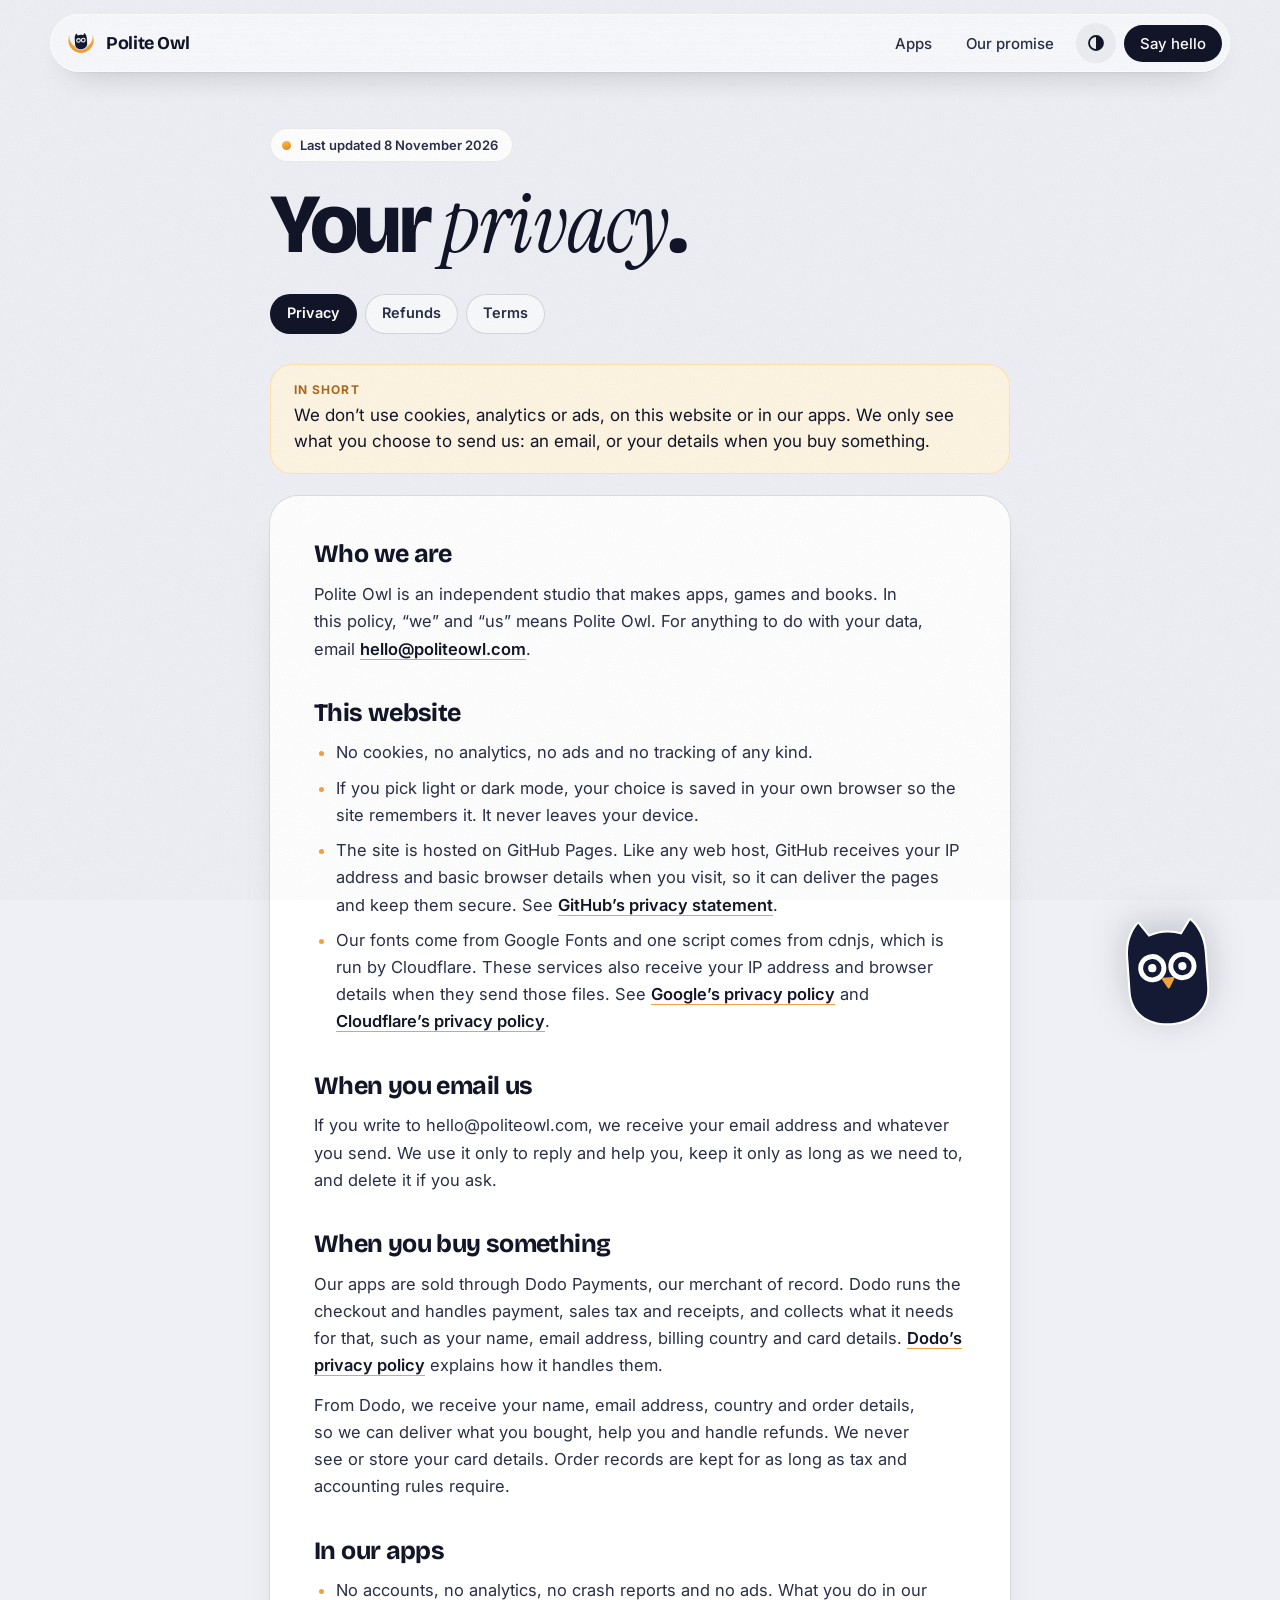
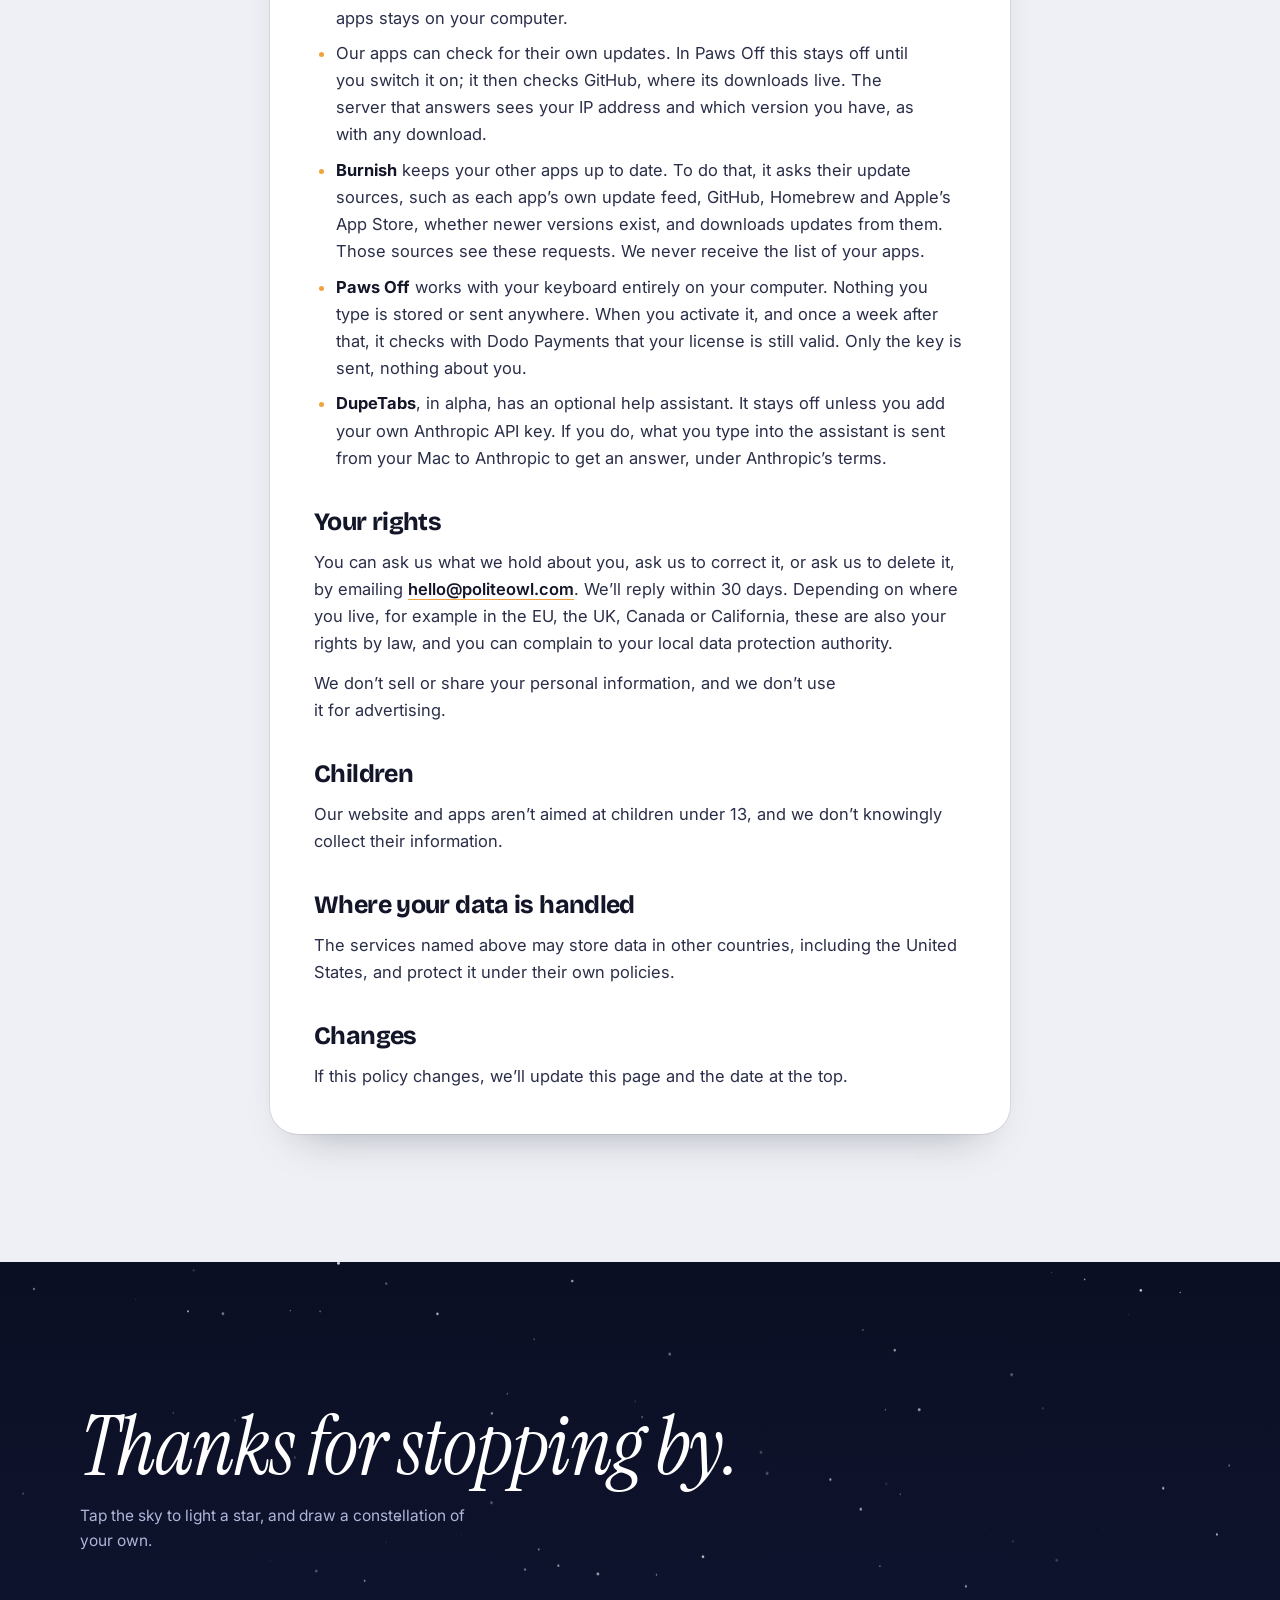
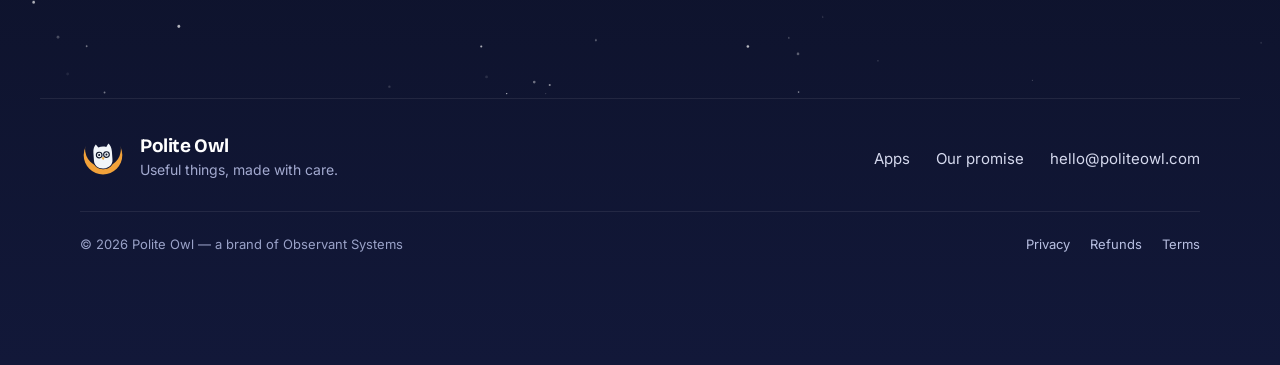
<file: privacy.html>
<!doctype html>
<html lang="en">
<head>
<meta charset="utf-8">
<meta name="viewport" content="width=device-width, initial-scale=1, viewport-fit=cover">
<title>Privacy policy — Polite Owl</title>
<meta name="description" content="What Polite Owl collects on this website and in its apps, and what it never does.">
<meta property="og:title" content="Privacy policy — Polite Owl">
<meta property="og:description" content="What Polite Owl collects on this website and in its apps, and what it never does.">
<meta property="og:type" content="website">
<meta name="theme-color" content="#EEF0F5">
<link rel="icon" href="favicon.svg" type="image/svg+xml">
<link rel="icon" href="favicon.ico" sizes="32x32">
<link rel="apple-touch-icon" href="apple-touch-icon.png">
<link rel="preconnect" href="https://fonts.googleapis.com"><link rel="preconnect" href="https://fonts.gstatic.com" crossorigin>
<link href="https://fonts.googleapis.com/css2?family=Bricolage+Grotesque:opsz,wght@12..96,400..800&family=Instrument+Serif:ital@0;1&family=Inter:wght@400;500;600;700&display=swap" rel="stylesheet">
<link rel="stylesheet" href="assets/home.css">
<link rel="stylesheet" href="assets/app-page.css">
<link rel="stylesheet" href="assets/theme.css">
<script>(function(d){var p="auto";try{p=localStorage.getItem("po-theme")||"auto"}catch(e){}var k=p==="dark"||(p==="auto"&&window.matchMedia&&matchMedia("(prefers-color-scheme: dark)").matches);d.setAttribute("data-theme-pref",p);d.setAttribute("data-theme",k?"dark":"light");var m=document.querySelector("meta[name=theme-color]");if(m)m.content=k?"#0D1124":"#EEF0F5"})(document.documentElement);document.documentElement.classList.add('js');setTimeout(function(){if(!window.__pg)document.documentElement.classList.remove('js')},3500)</script>
</head>
<body style="--c1:#FFC24D;--c2:#E2861B">
<a class="skip" href="#main">Skip to content</a>

<header class="nav" id="nav">
  <a class="brand" href="index.html" aria-label="Polite Owl, home"><svg viewBox="0 0 200 200" width="30" height="30" aria-hidden="true" focusable="false"><defs><mask id="m-nav"><rect width="200" height="200" fill="#fff"/><circle cx="100" cy="82" r="78" fill="#000"/><g transform="translate(28 37.8) scale(0.72)"><g transform="rotate(-4 100 110)"><path d="M44 78 C44 56 52 40 62 30 L76 50 C92 44 108 44 124 50 L138 30 C148 40 156 56 156 78 L156 128 C156 160 132 178 100 178 C68 178 44 160 44 128 Z" fill="#000" stroke="#000" stroke-width="10" stroke-linejoin="round"/></g></g></mask></defs><g transform="translate(0 -25)"><circle cx="100" cy="108" r="84" fill="#F2A23A" mask="url(#m-nav)"/><g transform="translate(28 37.8) scale(0.72)"><g transform="rotate(-4 100 110)"><path d="M44 78 C44 56 52 40 62 30 L76 50 C92 44 108 44 124 50 L138 30 C148 40 156 56 156 78 L156 128 C156 160 132 178 100 178 C68 178 44 160 44 128 Z" fill="#141A33"/><circle cx="78" cy="96" r="17" fill="none" stroke="#FFFFFF" stroke-width="10"/><circle cx="122" cy="96" r="17" fill="none" stroke="#FFFFFF" stroke-width="10"/></g></g></g></svg><span>Polite Owl</span></a>
  <nav aria-label="Main">
    <a href="index.html#apps">Apps</a>
    <a href="index.html#promise">Our promise</a>
    <button type="button" class="theme-btn" id="themeBtn" aria-label="Theme: Auto" title="Theme: Auto"><svg class="i-auto" viewBox="0 0 20 20" aria-hidden="true" focusable="false"><circle cx="10" cy="10" r="7" fill="none" stroke="currentColor" stroke-width="1.8"/><path d="M10 3a7 7 0 0 1 0 14z" fill="currentColor"/></svg><svg class="i-light" viewBox="0 0 20 20" aria-hidden="true" focusable="false"><circle cx="10" cy="10" r="3.6" fill="currentColor"/><path d="M10 1.8v2.1M10 16.1v2.1M1.8 10h2.1M16.1 10h2.1M4.2 4.2l1.5 1.5M14.3 14.3l1.5 1.5M4.2 15.8l1.5-1.5M14.3 5.7l1.5-1.5" stroke="currentColor" stroke-width="1.8" stroke-linecap="round"/></svg><svg class="i-dark" viewBox="0 0 20 20" aria-hidden="true" focusable="false"><path d="M16.4 12.6A7 7 0 0 1 7.4 3.6a7 7 0 1 0 9 9z" fill="currentColor"/></svg></button>
    <a class="nav-cta" href="mailto:hello@politeowl.com">Say hello</a>
  </nav>
</header>

<main id="main" class="app-main legal-main">
  <article class="doc" aria-labelledby="doc-title">
    <div class="wrap doc-wrap">
      <p class="app-kicker" data-reveal><i aria-hidden="true"></i>Last updated 8 November 2026</p>
      <h1 id="doc-title" data-reveal>Your <span class="serif">privacy</span>.</h1>
      <nav class="doc-tabs" aria-label="Policies" data-reveal><a href="privacy.html" aria-current="page">Privacy</a><a href="refunds.html">Refunds</a><a href="terms.html">Terms</a></nav>
      <p class="doc-short" data-reveal><b>In short</b>We don’t use cookies, analytics or ads, on this website or in our apps. We only see what you choose to send us: an email, or your details when you buy&nbsp;something.</p>
      <div class="doc-body" data-reveal>
<h2>Who we are</h2>
<p>Polite Owl is an independent studio that makes apps, games and books. In this policy, “we” and “us” means Polite Owl. For anything to do with your data, email <a href="mailto:hello@politeowl.com">hello@politeowl.com</a>.</p>

<h2>This website</h2>
<ul>
<li>No cookies, no analytics, no ads and no tracking of any&nbsp;kind.</li>
<li>If you pick light or dark mode, your choice is saved in your own browser so the site remembers it. It never leaves your&nbsp;device.</li>
<li>The site is hosted on GitHub Pages. Like any web host, GitHub receives your IP address and basic browser details when you visit, so it can deliver the pages and keep them secure. See <a href="https://docs.github.com/en/site-policy/privacy-policies/github-general-privacy-statement" rel="noopener">GitHub’s privacy statement</a>.</li>
<li>Our fonts come from Google Fonts and one script comes from cdnjs, which is run by Cloudflare. These services also receive your IP address and browser details when they send those files. See <a href="https://policies.google.com/privacy" rel="noopener">Google’s privacy policy</a> and <a href="https://www.cloudflare.com/privacypolicy/" rel="noopener">Cloudflare’s privacy policy</a>.</li>
</ul>

<h2>When you email us</h2>
<p>If you write to hello@politeowl.com, we receive your email address and whatever you send. We use it only to reply and help you, keep it only as long as we need to, and delete it if you&nbsp;ask.</p>

<h2>When you buy something</h2>
<p>Our apps are sold through Dodo Payments, our merchant of record. Dodo runs the checkout and handles payment, sales tax and receipts, and collects what it needs for that, such as your name, email address, billing country and card details. <a href="https://dodopayments.com/privacy-policy" rel="noopener">Dodo’s privacy policy</a> explains how it handles&nbsp;them.</p>
<p>From Dodo, we receive your name, email address, country and order details, so we can deliver what you bought, help you and handle refunds. We never see or store your card details. Order records are kept for as long as tax and accounting rules&nbsp;require.</p>

<h2>In our apps</h2>
<ul>
<li>No accounts, no analytics, no crash reports and no ads. What you do in our apps stays on your&nbsp;computer.</li>
<li>Our apps can check for their own updates. In Paws Off this stays off until you switch it on; it then checks GitHub, where its downloads live. The server that answers sees your IP address and which version you have, as with any&nbsp;download.</li>
<li><strong>Burnish</strong> keeps your other apps up to date. To do that, it asks their update sources, such as each app’s own update feed, GitHub, Homebrew and Apple’s App Store, whether newer versions exist, and downloads updates from them. Those sources see these requests. We never receive the list of your&nbsp;apps.</li>
<li><strong>Paws Off</strong> works with your keyboard entirely on your computer. Nothing you type is stored or sent anywhere. When you activate it, and once a week after that, it checks with Dodo Payments that your license is still valid. Only the key is sent, nothing about&nbsp;you.</li>
<li><strong>DupeTabs</strong>, in alpha, has an optional help assistant. It stays off unless you add your own Anthropic API key. If you do, what you type into the assistant is sent from your Mac to Anthropic to get an answer, under Anthropic’s&nbsp;terms.</li>
</ul>

<h2>Your rights</h2>
<p>You can ask us what we hold about you, ask us to correct it, or ask us to delete it, by emailing <a href="mailto:hello@politeowl.com">hello@politeowl.com</a>. We’ll reply within 30 days. Depending on where you live, for example in the EU, the UK, Canada or California, these are also your rights by law, and you can complain to your local data protection&nbsp;authority.</p>
<p>We don’t sell or share your personal information, and we don’t use it for&nbsp;advertising.</p>

<h2>Children</h2>
<p>Our website and apps aren’t aimed at children under 13, and we don’t knowingly collect their&nbsp;information.</p>

<h2>Where your data is handled</h2>
<p>The services named above may store data in other countries, including the United States, and protect it under their own&nbsp;policies.</p>

<h2>Changes</h2>
<p>If this policy changes, we’ll update this page and the date at the&nbsp;top.</p>
      </div>
    </div>
  </article>
</main>

<footer class="foot" id="foot" data-peek="Do mind the stars.">
  <div class="sky" id="sky">
    <canvas id="skyCanvas" aria-hidden="true"></canvas>
    <div class="wrap sky-copy">
      <p class="sky-line">Thanks for stopping by.</p>
      <p class="sky-hint">Tap the sky to light a star, and draw a constellation of your own.</p>
      <button type="button" class="sky-clear" id="skyClear" hidden>Clear the sky</button>
    </div>
  </div>
  <div class="wrap foot-inner">
    <div class="foot-brand"><svg viewBox="0 0 200 200" width="46" height="46" aria-hidden="true" focusable="false"><defs><mask id="m-foot"><rect width="200" height="200" fill="#fff"/><circle cx="100" cy="82" r="78" fill="#000"/><g transform="translate(28 37.8) scale(0.72)"><g transform="rotate(-4 100 110)"><path d="M44 78 C44 56 52 40 62 30 L76 50 C92 44 108 44 124 50 L138 30 C148 40 156 56 156 78 L156 128 C156 160 132 178 100 178 C68 178 44 160 44 128 Z" fill="#000" stroke="#000" stroke-width="10" stroke-linejoin="round"/></g></g></mask></defs><g transform="translate(0 -25)"><circle cx="100" cy="108" r="84" fill="#F2A23A" mask="url(#m-foot)"/><g transform="translate(28 37.8) scale(0.72)"><g transform="rotate(-4 100 110)"><path d="M44 78 C44 56 52 40 62 30 L76 50 C92 44 108 44 124 50 L138 30 C148 40 156 56 156 78 L156 128 C156 160 132 178 100 178 C68 178 44 160 44 128 Z" fill="#F1F5F9"/><circle cx="78" cy="96" r="17" fill="none" stroke="#0F172A" stroke-width="7"/><circle cx="122" cy="96" r="17" fill="none" stroke="#0F172A" stroke-width="7"/><circle cx="78" cy="96" r="6" fill="#0F172A"/><circle cx="122" cy="96" r="6" fill="#0F172A"/><path d="M93 113 L107 113 L100 125 Z" fill="#E8A33D" stroke="#E8A33D" stroke-width="4" stroke-linejoin="round"/></g></g></g></svg>
      <div><strong>Polite Owl</strong><span>Useful things, made with care.</span></div>
    </div>
    <nav aria-label="Footer">
      <a href="index.html#apps">Apps</a>
      <a href="index.html#promise">Our promise</a>
      <a href="mailto:hello@politeowl.com">hello@politeowl.com</a>
    </nav>
    <p class="legal"><span>© 2026 Polite Owl — a brand of Observant Systems</span><span class="legal-links"><a href="privacy.html">Privacy</a><a href="refunds.html">Refunds</a><a href="terms.html">Terms</a></span></p>
  </div>
</footer>

<!-- the owl that peeks in now and then -->
<div class="peeker" id="peeker" aria-hidden="true">
  <div class="peek-bubble">Pardon me.</div>
  <svg class="peek-owl" viewBox="30 16 140 174" focusable="false"><g transform="rotate(-4 100 110)"><path d="M44 78 C44 56 52 40 62 30 L76 50 C92 44 108 44 124 50 L138 30 C148 40 156 56 156 78 L156 128 C156 160 132 178 100 178 C68 178 44 160 44 128 Z" fill="#141A33" stroke="#FFFFFF" stroke-width="6" stroke-linejoin="round" paint-order="stroke"/><circle class="pring" cx="78" cy="96" r="17" fill="none" stroke="#fff" stroke-width="7"/><circle class="pring" cx="122" cy="96" r="17" fill="none" stroke="#fff" stroke-width="7"/><circle id="peekPL" cx="78" cy="96" r="6" fill="#fff"/><circle id="peekPR" cx="122" cy="96" r="6" fill="#fff"/><path d="M93 113 L107 113 L100 125 Z" fill="#F2A23A" stroke="#F2A23A" stroke-width="4" stroke-linejoin="round"/></g></svg>
</div>

<canvas class="fx" id="fx" aria-hidden="true"></canvas>

<script src="assets/home.js" defer></script>
</body>
</html>
</file>
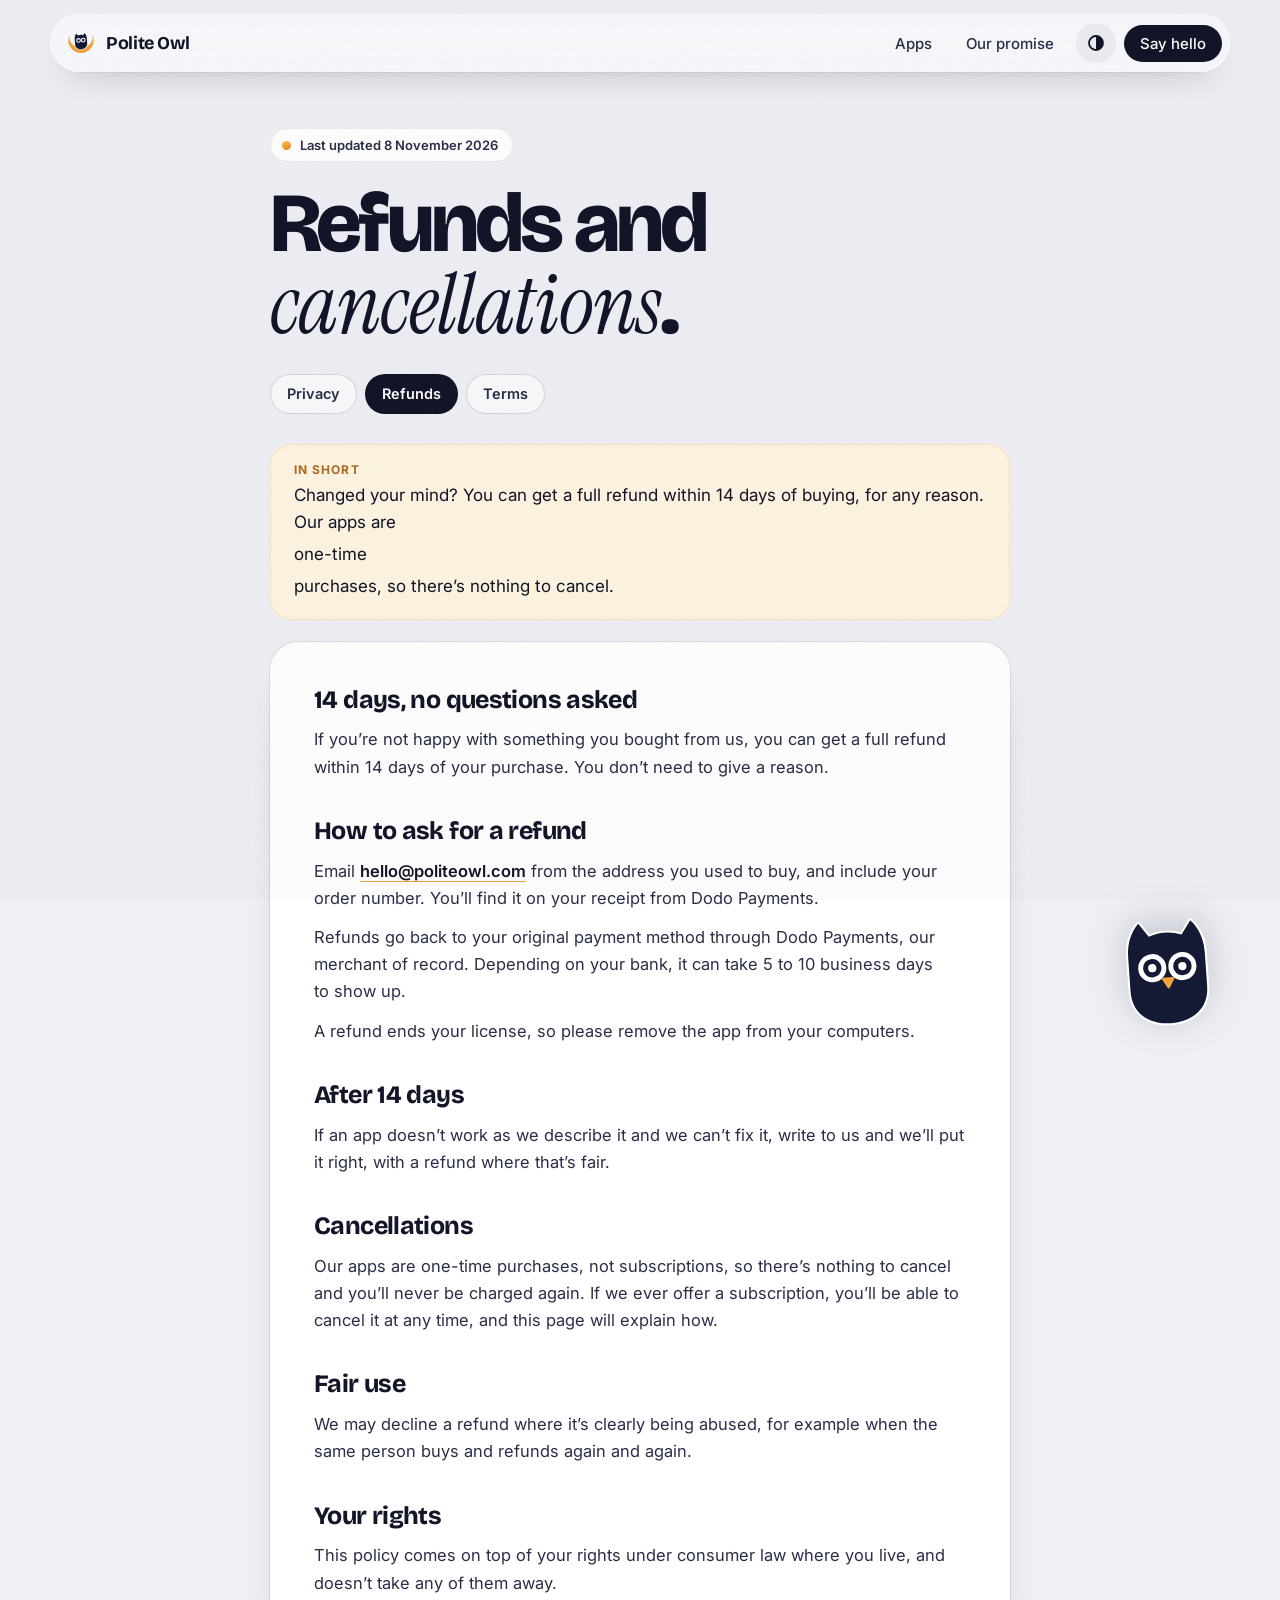
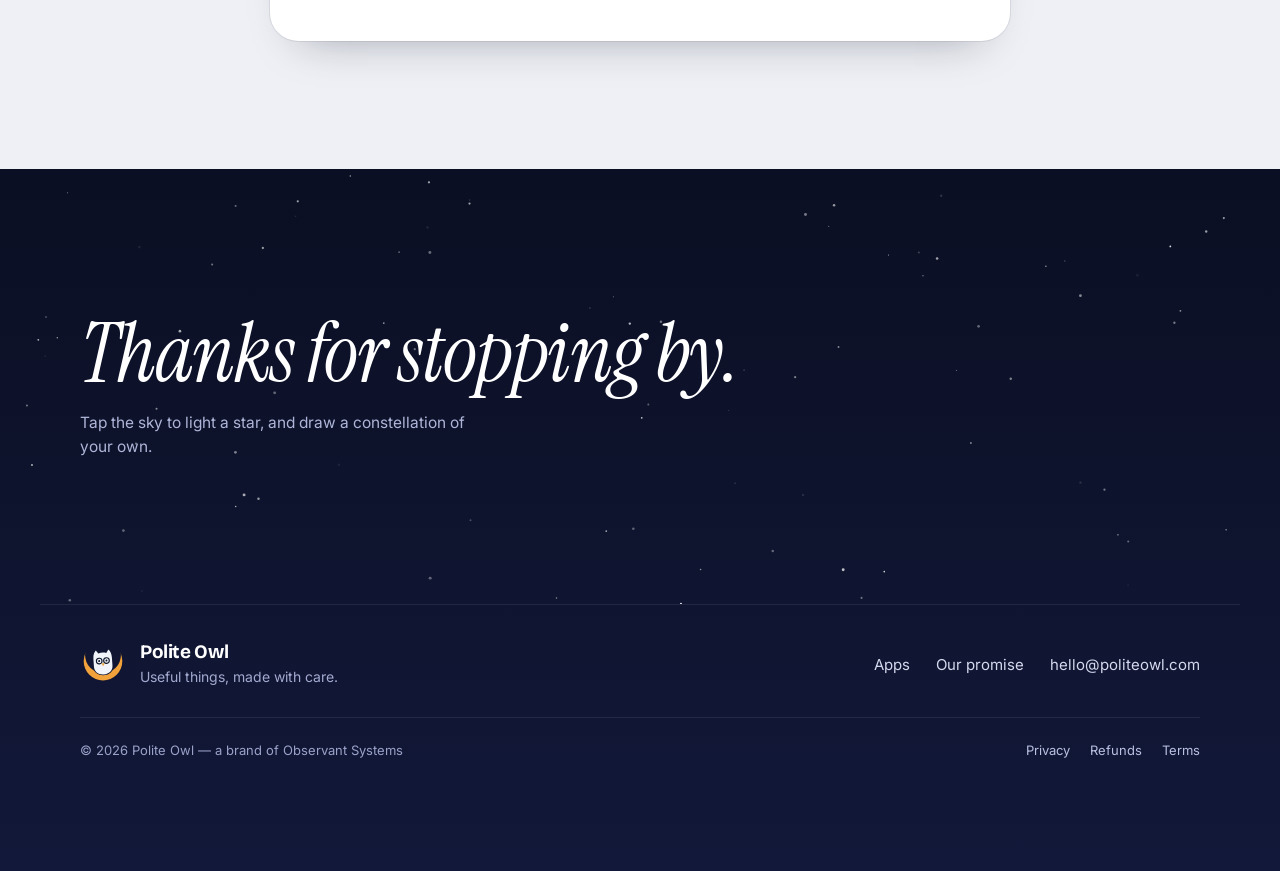
<file: refunds.html>
<!doctype html>
<html lang="en">
<head>
<meta charset="utf-8">
<meta name="viewport" content="width=device-width, initial-scale=1, viewport-fit=cover">
<title>Refund and cancellation policy — Polite Owl</title>
<meta name="description" content="Changed your mind? Get a full refund within 14 days of buying, for any reason.">
<meta property="og:title" content="Refund and cancellation policy — Polite Owl">
<meta property="og:description" content="Changed your mind? Get a full refund within 14 days of buying, for any reason.">
<meta property="og:type" content="website">
<meta name="theme-color" content="#EEF0F5">
<link rel="icon" href="favicon.svg" type="image/svg+xml">
<link rel="icon" href="favicon.ico" sizes="32x32">
<link rel="apple-touch-icon" href="apple-touch-icon.png">
<link rel="preconnect" href="https://fonts.googleapis.com"><link rel="preconnect" href="https://fonts.gstatic.com" crossorigin>
<link href="https://fonts.googleapis.com/css2?family=Bricolage+Grotesque:opsz,wght@12..96,400..800&family=Instrument+Serif:ital@0;1&family=Inter:wght@400;500;600;700&display=swap" rel="stylesheet">
<link rel="stylesheet" href="assets/home.css">
<link rel="stylesheet" href="assets/app-page.css">
<link rel="stylesheet" href="assets/theme.css">
<script>(function(d){var p="auto";try{p=localStorage.getItem("po-theme")||"auto"}catch(e){}var k=p==="dark"||(p==="auto"&&window.matchMedia&&matchMedia("(prefers-color-scheme: dark)").matches);d.setAttribute("data-theme-pref",p);d.setAttribute("data-theme",k?"dark":"light");var m=document.querySelector("meta[name=theme-color]");if(m)m.content=k?"#0D1124":"#EEF0F5"})(document.documentElement);document.documentElement.classList.add('js');setTimeout(function(){if(!window.__pg)document.documentElement.classList.remove('js')},3500)</script>
</head>
<body style="--c1:#FFC24D;--c2:#E2861B">
<a class="skip" href="#main">Skip to content</a>

<header class="nav" id="nav">
  <a class="brand" href="index.html" aria-label="Polite Owl, home"><svg viewBox="0 0 200 200" width="30" height="30" aria-hidden="true" focusable="false"><defs><mask id="m-nav"><rect width="200" height="200" fill="#fff"/><circle cx="100" cy="82" r="78" fill="#000"/><g transform="translate(28 37.8) scale(0.72)"><g transform="rotate(-4 100 110)"><path d="M44 78 C44 56 52 40 62 30 L76 50 C92 44 108 44 124 50 L138 30 C148 40 156 56 156 78 L156 128 C156 160 132 178 100 178 C68 178 44 160 44 128 Z" fill="#000" stroke="#000" stroke-width="10" stroke-linejoin="round"/></g></g></mask></defs><g transform="translate(0 -25)"><circle cx="100" cy="108" r="84" fill="#F2A23A" mask="url(#m-nav)"/><g transform="translate(28 37.8) scale(0.72)"><g transform="rotate(-4 100 110)"><path d="M44 78 C44 56 52 40 62 30 L76 50 C92 44 108 44 124 50 L138 30 C148 40 156 56 156 78 L156 128 C156 160 132 178 100 178 C68 178 44 160 44 128 Z" fill="#141A33"/><circle cx="78" cy="96" r="17" fill="none" stroke="#FFFFFF" stroke-width="10"/><circle cx="122" cy="96" r="17" fill="none" stroke="#FFFFFF" stroke-width="10"/></g></g></g></svg><span>Polite Owl</span></a>
  <nav aria-label="Main">
    <a href="index.html#apps">Apps</a>
    <a href="index.html#promise">Our promise</a>
    <button type="button" class="theme-btn" id="themeBtn" aria-label="Theme: Auto" title="Theme: Auto"><svg class="i-auto" viewBox="0 0 20 20" aria-hidden="true" focusable="false"><circle cx="10" cy="10" r="7" fill="none" stroke="currentColor" stroke-width="1.8"/><path d="M10 3a7 7 0 0 1 0 14z" fill="currentColor"/></svg><svg class="i-light" viewBox="0 0 20 20" aria-hidden="true" focusable="false"><circle cx="10" cy="10" r="3.6" fill="currentColor"/><path d="M10 1.8v2.1M10 16.1v2.1M1.8 10h2.1M16.1 10h2.1M4.2 4.2l1.5 1.5M14.3 14.3l1.5 1.5M4.2 15.8l1.5-1.5M14.3 5.7l1.5-1.5" stroke="currentColor" stroke-width="1.8" stroke-linecap="round"/></svg><svg class="i-dark" viewBox="0 0 20 20" aria-hidden="true" focusable="false"><path d="M16.4 12.6A7 7 0 0 1 7.4 3.6a7 7 0 1 0 9 9z" fill="currentColor"/></svg></button>
    <a class="nav-cta" href="mailto:hello@politeowl.com">Say hello</a>
  </nav>
</header>

<main id="main" class="app-main legal-main">
  <article class="doc" aria-labelledby="doc-title">
    <div class="wrap doc-wrap">
      <p class="app-kicker" data-reveal><i aria-hidden="true"></i>Last updated 8 November 2026</p>
      <h1 id="doc-title" data-reveal>Refunds and <span class="serif">cancellations</span>.</h1>
      <nav class="doc-tabs" aria-label="Policies" data-reveal><a href="privacy.html">Privacy</a><a href="refunds.html" aria-current="page">Refunds</a><a href="terms.html">Terms</a></nav>
      <p class="doc-short" data-reveal><b>In short</b>Changed your mind? You can get a full refund within 14 days of buying, for any reason. Our apps are <span class="nowrap">one-time</span> purchases, so there’s nothing to&nbsp;cancel.</p>
      <div class="doc-body" data-reveal>
<h2>14 days, no questions asked</h2>
<p>If you’re not happy with something you bought from us, you can get a full refund within 14 days of your purchase. You don’t need to give a&nbsp;reason.</p>

<h2>How to ask for a refund</h2>
<p>Email <a href="mailto:hello@politeowl.com?subject=Refund">hello@politeowl.com</a> from the address you used to buy, and include your order number. You’ll find it on your receipt from Dodo&nbsp;Payments.</p>
<p>Refunds go back to your original payment method through Dodo Payments, our merchant of record. Depending on your bank, it can take 5 to 10 business days to show&nbsp;up.</p>
<p>A refund ends your license, so please remove the app from your&nbsp;computers.</p>

<h2>After 14 days</h2>
<p>If an app doesn’t work as we describe it and we can’t fix it, write to us and we’ll put it right, with a refund where that’s&nbsp;fair.</p>

<h2>Cancellations</h2>
<p>Our apps are <span class="nowrap">one-time</span> purchases, not subscriptions, so there’s nothing to cancel and you’ll never be charged again. If we ever offer a subscription, you’ll be able to cancel it at any time, and this page will explain&nbsp;how.</p>

<h2>Fair use</h2>
<p>We may decline a refund where it’s clearly being abused, for example when the same person buys and refunds again and&nbsp;again.</p>

<h2>Your rights</h2>
<p>This policy comes on top of your rights under consumer law where you live, and doesn’t take any of them&nbsp;away.</p>
      </div>
    </div>
  </article>
</main>

<footer class="foot" id="foot" data-peek="Do mind the stars.">
  <div class="sky" id="sky">
    <canvas id="skyCanvas" aria-hidden="true"></canvas>
    <div class="wrap sky-copy">
      <p class="sky-line">Thanks for stopping by.</p>
      <p class="sky-hint">Tap the sky to light a star, and draw a constellation of your own.</p>
      <button type="button" class="sky-clear" id="skyClear" hidden>Clear the sky</button>
    </div>
  </div>
  <div class="wrap foot-inner">
    <div class="foot-brand"><svg viewBox="0 0 200 200" width="46" height="46" aria-hidden="true" focusable="false"><defs><mask id="m-foot"><rect width="200" height="200" fill="#fff"/><circle cx="100" cy="82" r="78" fill="#000"/><g transform="translate(28 37.8) scale(0.72)"><g transform="rotate(-4 100 110)"><path d="M44 78 C44 56 52 40 62 30 L76 50 C92 44 108 44 124 50 L138 30 C148 40 156 56 156 78 L156 128 C156 160 132 178 100 178 C68 178 44 160 44 128 Z" fill="#000" stroke="#000" stroke-width="10" stroke-linejoin="round"/></g></g></mask></defs><g transform="translate(0 -25)"><circle cx="100" cy="108" r="84" fill="#F2A23A" mask="url(#m-foot)"/><g transform="translate(28 37.8) scale(0.72)"><g transform="rotate(-4 100 110)"><path d="M44 78 C44 56 52 40 62 30 L76 50 C92 44 108 44 124 50 L138 30 C148 40 156 56 156 78 L156 128 C156 160 132 178 100 178 C68 178 44 160 44 128 Z" fill="#F1F5F9"/><circle cx="78" cy="96" r="17" fill="none" stroke="#0F172A" stroke-width="7"/><circle cx="122" cy="96" r="17" fill="none" stroke="#0F172A" stroke-width="7"/><circle cx="78" cy="96" r="6" fill="#0F172A"/><circle cx="122" cy="96" r="6" fill="#0F172A"/><path d="M93 113 L107 113 L100 125 Z" fill="#E8A33D" stroke="#E8A33D" stroke-width="4" stroke-linejoin="round"/></g></g></g></svg>
      <div><strong>Polite Owl</strong><span>Useful things, made with care.</span></div>
    </div>
    <nav aria-label="Footer">
      <a href="index.html#apps">Apps</a>
      <a href="index.html#promise">Our promise</a>
      <a href="mailto:hello@politeowl.com">hello@politeowl.com</a>
    </nav>
    <p class="legal"><span>© 2026 Polite Owl — a brand of Observant Systems</span><span class="legal-links"><a href="privacy.html">Privacy</a><a href="refunds.html">Refunds</a><a href="terms.html">Terms</a></span></p>
  </div>
</footer>

<!-- the owl that peeks in now and then -->
<div class="peeker" id="peeker" aria-hidden="true">
  <div class="peek-bubble">Pardon me.</div>
  <svg class="peek-owl" viewBox="30 16 140 174" focusable="false"><g transform="rotate(-4 100 110)"><path d="M44 78 C44 56 52 40 62 30 L76 50 C92 44 108 44 124 50 L138 30 C148 40 156 56 156 78 L156 128 C156 160 132 178 100 178 C68 178 44 160 44 128 Z" fill="#141A33" stroke="#FFFFFF" stroke-width="6" stroke-linejoin="round" paint-order="stroke"/><circle class="pring" cx="78" cy="96" r="17" fill="none" stroke="#fff" stroke-width="7"/><circle class="pring" cx="122" cy="96" r="17" fill="none" stroke="#fff" stroke-width="7"/><circle id="peekPL" cx="78" cy="96" r="6" fill="#fff"/><circle id="peekPR" cx="122" cy="96" r="6" fill="#fff"/><path d="M93 113 L107 113 L100 125 Z" fill="#F2A23A" stroke="#F2A23A" stroke-width="4" stroke-linejoin="round"/></g></svg>
</div>

<canvas class="fx" id="fx" aria-hidden="true"></canvas>

<script src="assets/home.js" defer></script>
</body>
</html>
</file>
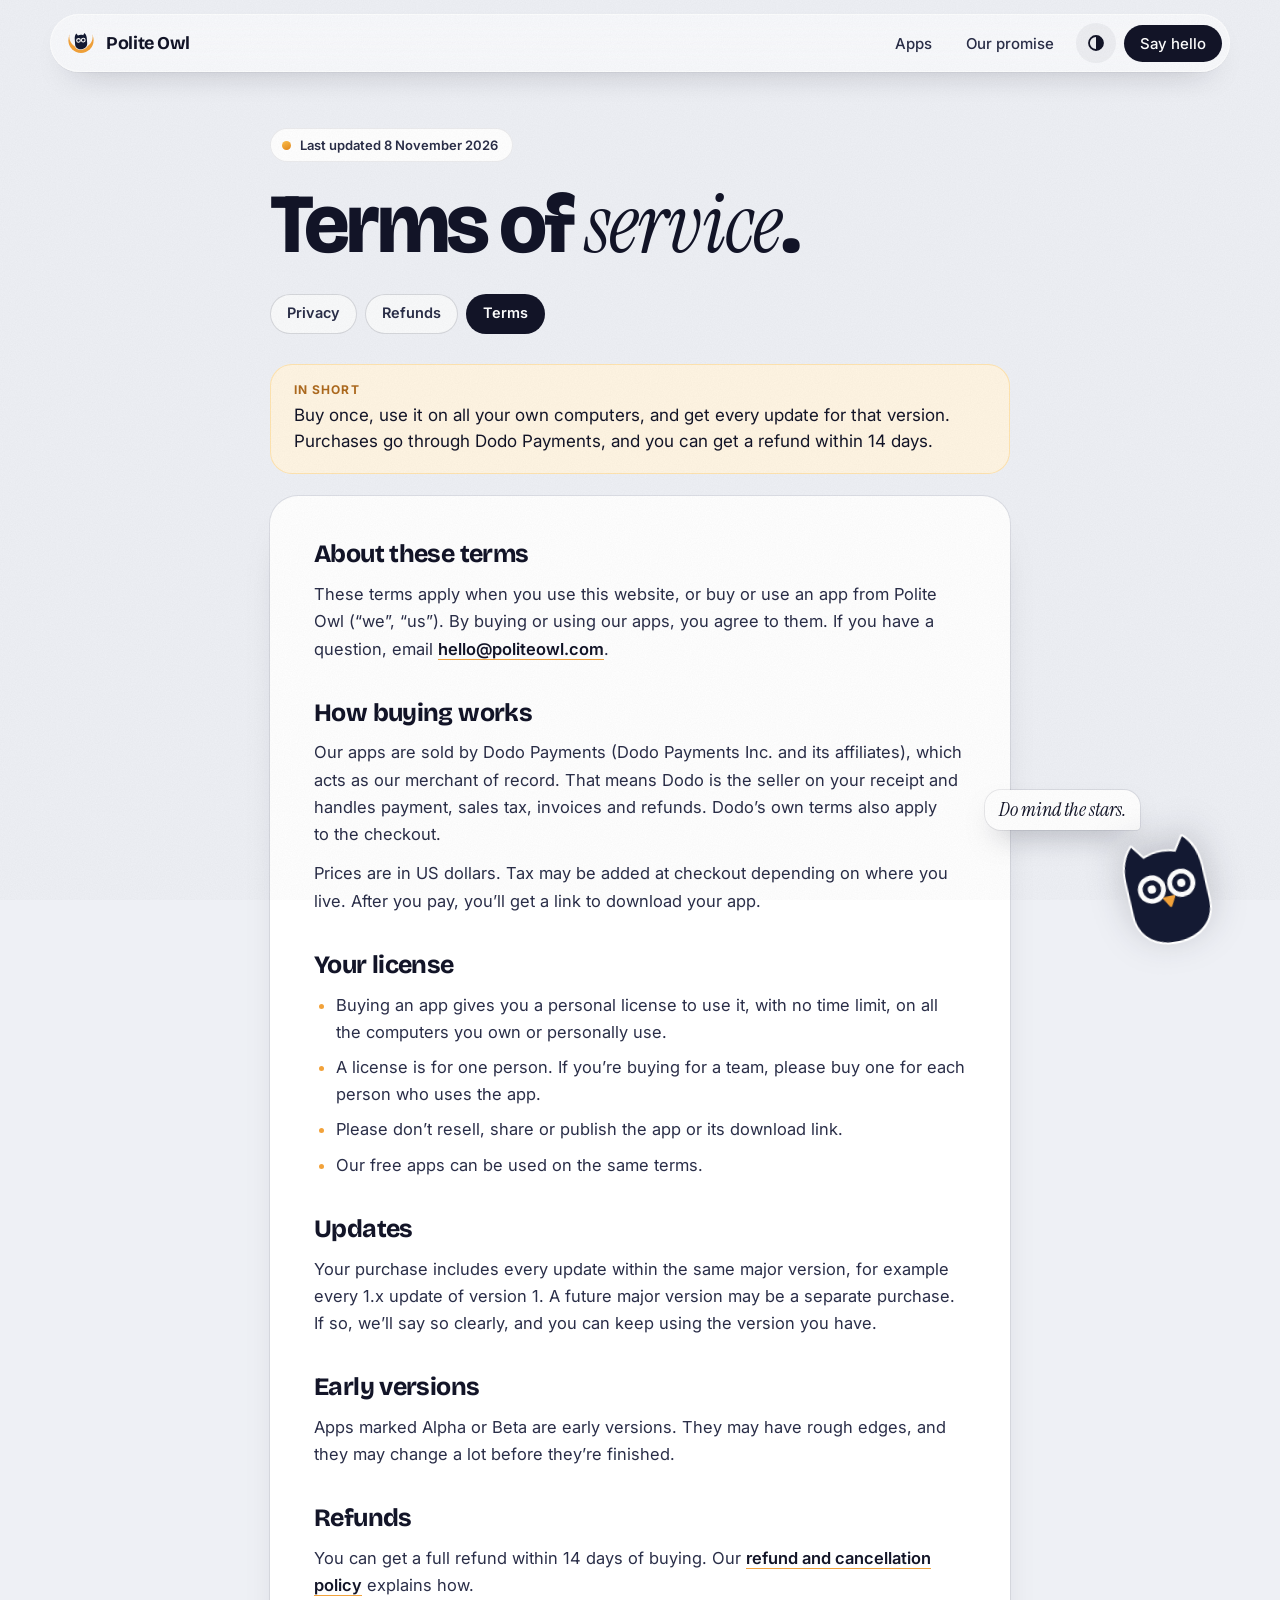
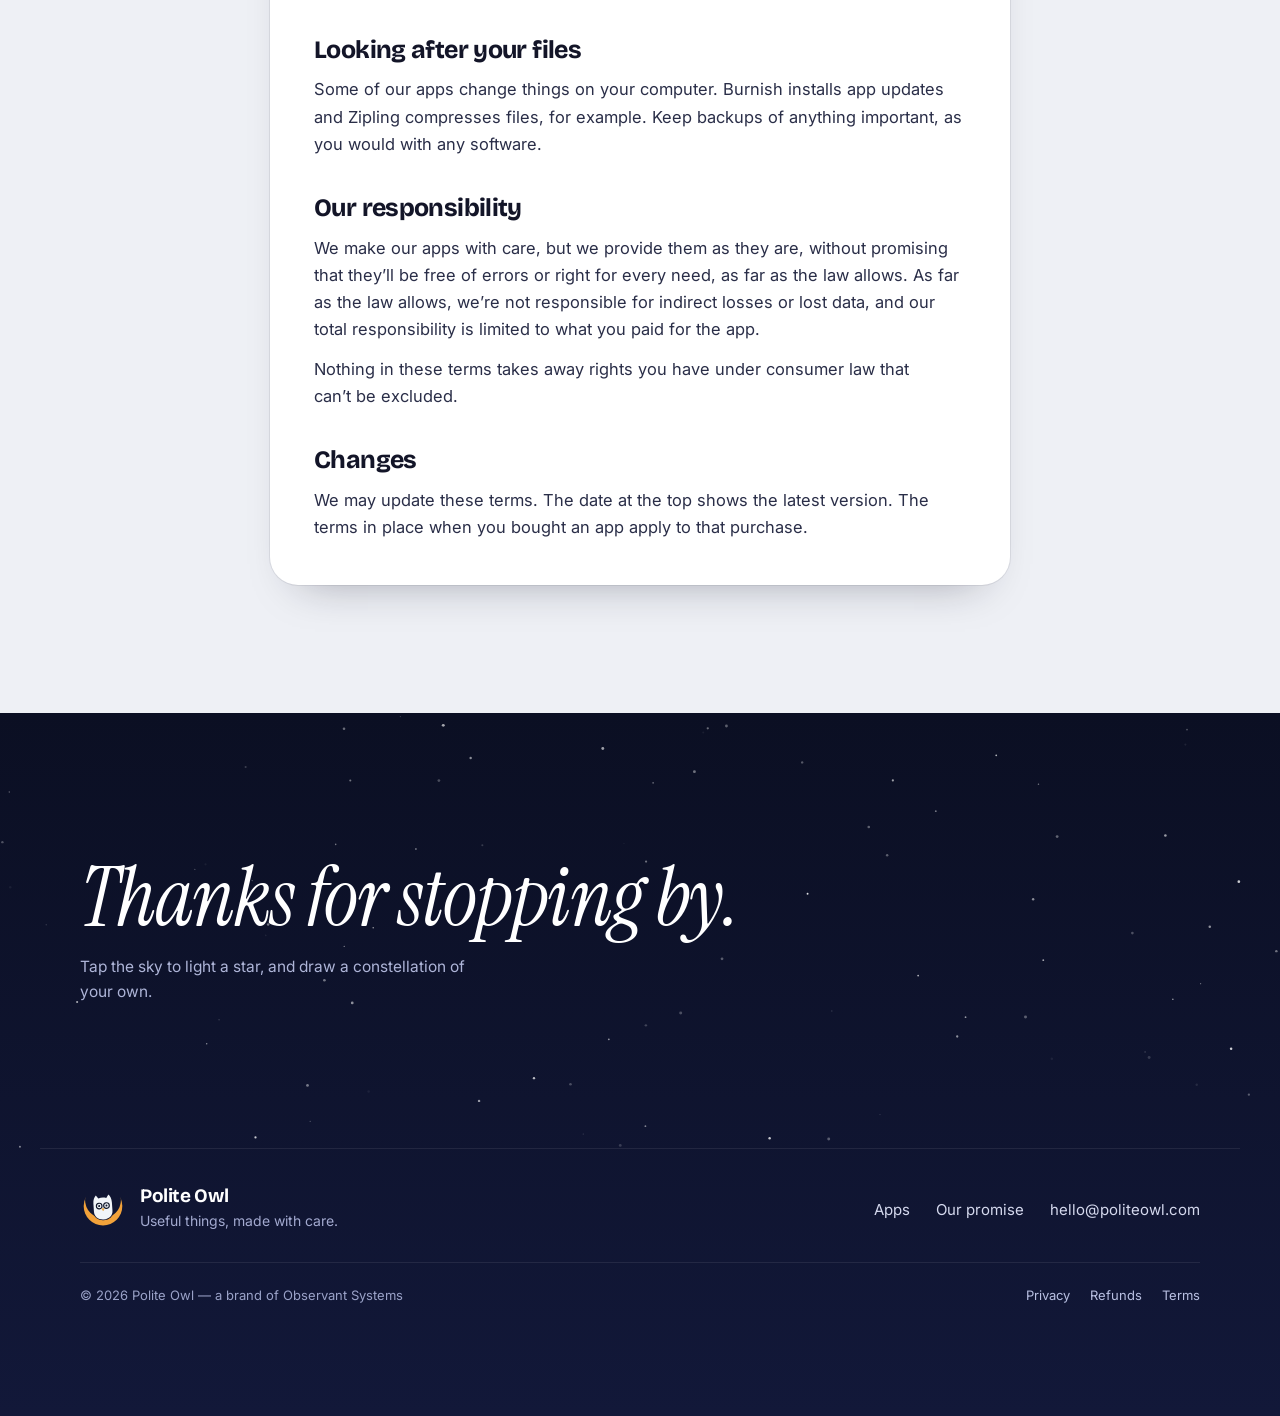
<file: terms.html>
<!doctype html>
<html lang="en">
<head>
<meta charset="utf-8">
<meta name="viewport" content="width=device-width, initial-scale=1, viewport-fit=cover">
<title>Terms of service — Polite Owl</title>
<meta name="description" content="How buying and using Polite Owl apps works: one-time purchases, personal licenses, and 14-day refunds.">
<meta property="og:title" content="Terms of service — Polite Owl">
<meta property="og:description" content="How buying and using Polite Owl apps works: one-time purchases, personal licenses, and 14-day refunds.">
<meta property="og:type" content="website">
<meta name="theme-color" content="#EEF0F5">
<link rel="icon" href="favicon.svg" type="image/svg+xml">
<link rel="icon" href="favicon.ico" sizes="32x32">
<link rel="apple-touch-icon" href="apple-touch-icon.png">
<link rel="preconnect" href="https://fonts.googleapis.com"><link rel="preconnect" href="https://fonts.gstatic.com" crossorigin>
<link href="https://fonts.googleapis.com/css2?family=Bricolage+Grotesque:opsz,wght@12..96,400..800&family=Instrument+Serif:ital@0;1&family=Inter:wght@400;500;600;700&display=swap" rel="stylesheet">
<link rel="stylesheet" href="assets/home.css">
<link rel="stylesheet" href="assets/app-page.css">
<link rel="stylesheet" href="assets/theme.css">
<script>(function(d){var p="auto";try{p=localStorage.getItem("po-theme")||"auto"}catch(e){}var k=p==="dark"||(p==="auto"&&window.matchMedia&&matchMedia("(prefers-color-scheme: dark)").matches);d.setAttribute("data-theme-pref",p);d.setAttribute("data-theme",k?"dark":"light");var m=document.querySelector("meta[name=theme-color]");if(m)m.content=k?"#0D1124":"#EEF0F5"})(document.documentElement);document.documentElement.classList.add('js');setTimeout(function(){if(!window.__pg)document.documentElement.classList.remove('js')},3500)</script>
</head>
<body style="--c1:#FFC24D;--c2:#E2861B">
<a class="skip" href="#main">Skip to content</a>

<header class="nav" id="nav">
  <a class="brand" href="index.html" aria-label="Polite Owl, home"><svg viewBox="0 0 200 200" width="30" height="30" aria-hidden="true" focusable="false"><defs><mask id="m-nav"><rect width="200" height="200" fill="#fff"/><circle cx="100" cy="82" r="78" fill="#000"/><g transform="translate(28 37.8) scale(0.72)"><g transform="rotate(-4 100 110)"><path d="M44 78 C44 56 52 40 62 30 L76 50 C92 44 108 44 124 50 L138 30 C148 40 156 56 156 78 L156 128 C156 160 132 178 100 178 C68 178 44 160 44 128 Z" fill="#000" stroke="#000" stroke-width="10" stroke-linejoin="round"/></g></g></mask></defs><g transform="translate(0 -25)"><circle cx="100" cy="108" r="84" fill="#F2A23A" mask="url(#m-nav)"/><g transform="translate(28 37.8) scale(0.72)"><g transform="rotate(-4 100 110)"><path d="M44 78 C44 56 52 40 62 30 L76 50 C92 44 108 44 124 50 L138 30 C148 40 156 56 156 78 L156 128 C156 160 132 178 100 178 C68 178 44 160 44 128 Z" fill="#141A33"/><circle cx="78" cy="96" r="17" fill="none" stroke="#FFFFFF" stroke-width="10"/><circle cx="122" cy="96" r="17" fill="none" stroke="#FFFFFF" stroke-width="10"/></g></g></g></svg><span>Polite Owl</span></a>
  <nav aria-label="Main">
    <a href="index.html#apps">Apps</a>
    <a href="index.html#promise">Our promise</a>
    <button type="button" class="theme-btn" id="themeBtn" aria-label="Theme: Auto" title="Theme: Auto"><svg class="i-auto" viewBox="0 0 20 20" aria-hidden="true" focusable="false"><circle cx="10" cy="10" r="7" fill="none" stroke="currentColor" stroke-width="1.8"/><path d="M10 3a7 7 0 0 1 0 14z" fill="currentColor"/></svg><svg class="i-light" viewBox="0 0 20 20" aria-hidden="true" focusable="false"><circle cx="10" cy="10" r="3.6" fill="currentColor"/><path d="M10 1.8v2.1M10 16.1v2.1M1.8 10h2.1M16.1 10h2.1M4.2 4.2l1.5 1.5M14.3 14.3l1.5 1.5M4.2 15.8l1.5-1.5M14.3 5.7l1.5-1.5" stroke="currentColor" stroke-width="1.8" stroke-linecap="round"/></svg><svg class="i-dark" viewBox="0 0 20 20" aria-hidden="true" focusable="false"><path d="M16.4 12.6A7 7 0 0 1 7.4 3.6a7 7 0 1 0 9 9z" fill="currentColor"/></svg></button>
    <a class="nav-cta" href="mailto:hello@politeowl.com">Say hello</a>
  </nav>
</header>

<main id="main" class="app-main legal-main">
  <article class="doc" aria-labelledby="doc-title">
    <div class="wrap doc-wrap">
      <p class="app-kicker" data-reveal><i aria-hidden="true"></i>Last updated 8 November 2026</p>
      <h1 id="doc-title" data-reveal>Terms of <span class="serif">service</span>.</h1>
      <nav class="doc-tabs" aria-label="Policies" data-reveal><a href="privacy.html">Privacy</a><a href="refunds.html">Refunds</a><a href="terms.html" aria-current="page">Terms</a></nav>
      <p class="doc-short" data-reveal><b>In short</b>Buy once, use it on all your own computers, and get every update for that version. Purchases go through Dodo Payments, and you can get a refund within 14&nbsp;days.</p>
      <div class="doc-body" data-reveal>
<h2>About these terms</h2>
<p>These terms apply when you use this website, or buy or use an app from Polite Owl (“we”, “us”). By buying or using our apps, you agree to them. If you have a question, email <a href="mailto:hello@politeowl.com">hello@politeowl.com</a>.</p>

<h2>How buying works</h2>
<p>Our apps are sold by Dodo Payments (Dodo Payments Inc. and its affiliates), which acts as our merchant of record. That means Dodo is the seller on your receipt and handles payment, sales tax, invoices and refunds. Dodo’s own terms also apply to the&nbsp;checkout.</p>
<p>Prices are in US dollars. Tax may be added at checkout depending on where you live. After you pay, you’ll get a link to download your&nbsp;app.</p>

<h2>Your license</h2>
<ul>
<li>Buying an app gives you a personal license to use it, with no time limit, on all the computers you own or personally&nbsp;use.</li>
<li>A license is for one person. If you’re buying for a team, please buy one for each person who uses the&nbsp;app.</li>
<li>Please don’t resell, share or publish the app or its download&nbsp;link.</li>
<li>Our free apps can be used on the same&nbsp;terms.</li>
</ul>

<h2>Updates</h2>
<p>Your purchase includes every update within the same major version, for example every 1.x update of version 1. A future major version may be a separate purchase. If so, we’ll say so clearly, and you can keep using the version you&nbsp;have.</p>

<h2>Early versions</h2>
<p>Apps marked Alpha or Beta are early versions. They may have rough edges, and they may change a lot before they’re&nbsp;finished.</p>

<h2>Refunds</h2>
<p>You can get a full refund within 14 days of buying. Our <a href="refunds.html">refund and cancellation policy</a> explains&nbsp;how.</p>

<h2>Looking after your files</h2>
<p>Some of our apps change things on your computer. Burnish installs app updates and Zipling compresses files, for example. Keep backups of anything important, as you would with any&nbsp;software.</p>

<h2>Our responsibility</h2>
<p>We make our apps with care, but we provide them as they are, without promising that they’ll be free of errors or right for every need, as far as the law allows. As far as the law allows, we’re not responsible for indirect losses or lost data, and our total responsibility is limited to what you paid for the&nbsp;app.</p>
<p>Nothing in these terms takes away rights you have under consumer law that can’t be&nbsp;excluded.</p>

<h2>Changes</h2>
<p>We may update these terms. The date at the top shows the latest version. The terms in place when you bought an app apply to that&nbsp;purchase.</p>
      </div>
    </div>
  </article>
</main>

<footer class="foot" id="foot" data-peek="Do mind the stars.">
  <div class="sky" id="sky">
    <canvas id="skyCanvas" aria-hidden="true"></canvas>
    <div class="wrap sky-copy">
      <p class="sky-line">Thanks for stopping by.</p>
      <p class="sky-hint">Tap the sky to light a star, and draw a constellation of your own.</p>
      <button type="button" class="sky-clear" id="skyClear" hidden>Clear the sky</button>
    </div>
  </div>
  <div class="wrap foot-inner">
    <div class="foot-brand"><svg viewBox="0 0 200 200" width="46" height="46" aria-hidden="true" focusable="false"><defs><mask id="m-foot"><rect width="200" height="200" fill="#fff"/><circle cx="100" cy="82" r="78" fill="#000"/><g transform="translate(28 37.8) scale(0.72)"><g transform="rotate(-4 100 110)"><path d="M44 78 C44 56 52 40 62 30 L76 50 C92 44 108 44 124 50 L138 30 C148 40 156 56 156 78 L156 128 C156 160 132 178 100 178 C68 178 44 160 44 128 Z" fill="#000" stroke="#000" stroke-width="10" stroke-linejoin="round"/></g></g></mask></defs><g transform="translate(0 -25)"><circle cx="100" cy="108" r="84" fill="#F2A23A" mask="url(#m-foot)"/><g transform="translate(28 37.8) scale(0.72)"><g transform="rotate(-4 100 110)"><path d="M44 78 C44 56 52 40 62 30 L76 50 C92 44 108 44 124 50 L138 30 C148 40 156 56 156 78 L156 128 C156 160 132 178 100 178 C68 178 44 160 44 128 Z" fill="#F1F5F9"/><circle cx="78" cy="96" r="17" fill="none" stroke="#0F172A" stroke-width="7"/><circle cx="122" cy="96" r="17" fill="none" stroke="#0F172A" stroke-width="7"/><circle cx="78" cy="96" r="6" fill="#0F172A"/><circle cx="122" cy="96" r="6" fill="#0F172A"/><path d="M93 113 L107 113 L100 125 Z" fill="#E8A33D" stroke="#E8A33D" stroke-width="4" stroke-linejoin="round"/></g></g></g></svg>
      <div><strong>Polite Owl</strong><span>Useful things, made with care.</span></div>
    </div>
    <nav aria-label="Footer">
      <a href="index.html#apps">Apps</a>
      <a href="index.html#promise">Our promise</a>
      <a href="mailto:hello@politeowl.com">hello@politeowl.com</a>
    </nav>
    <p class="legal"><span>© 2026 Polite Owl — a brand of Observant Systems</span><span class="legal-links"><a href="privacy.html">Privacy</a><a href="refunds.html">Refunds</a><a href="terms.html">Terms</a></span></p>
  </div>
</footer>

<!-- the owl that peeks in now and then -->
<div class="peeker" id="peeker" aria-hidden="true">
  <div class="peek-bubble">Pardon me.</div>
  <svg class="peek-owl" viewBox="30 16 140 174" focusable="false"><g transform="rotate(-4 100 110)"><path d="M44 78 C44 56 52 40 62 30 L76 50 C92 44 108 44 124 50 L138 30 C148 40 156 56 156 78 L156 128 C156 160 132 178 100 178 C68 178 44 160 44 128 Z" fill="#141A33" stroke="#FFFFFF" stroke-width="6" stroke-linejoin="round" paint-order="stroke"/><circle class="pring" cx="78" cy="96" r="17" fill="none" stroke="#fff" stroke-width="7"/><circle class="pring" cx="122" cy="96" r="17" fill="none" stroke="#fff" stroke-width="7"/><circle id="peekPL" cx="78" cy="96" r="6" fill="#fff"/><circle id="peekPR" cx="122" cy="96" r="6" fill="#fff"/><path d="M93 113 L107 113 L100 125 Z" fill="#F2A23A" stroke="#F2A23A" stroke-width="4" stroke-linejoin="round"/></g></svg>
</div>

<canvas class="fx" id="fx" aria-hidden="true"></canvas>

<script src="assets/home.js" defer></script>
</body>
</html>
</file>
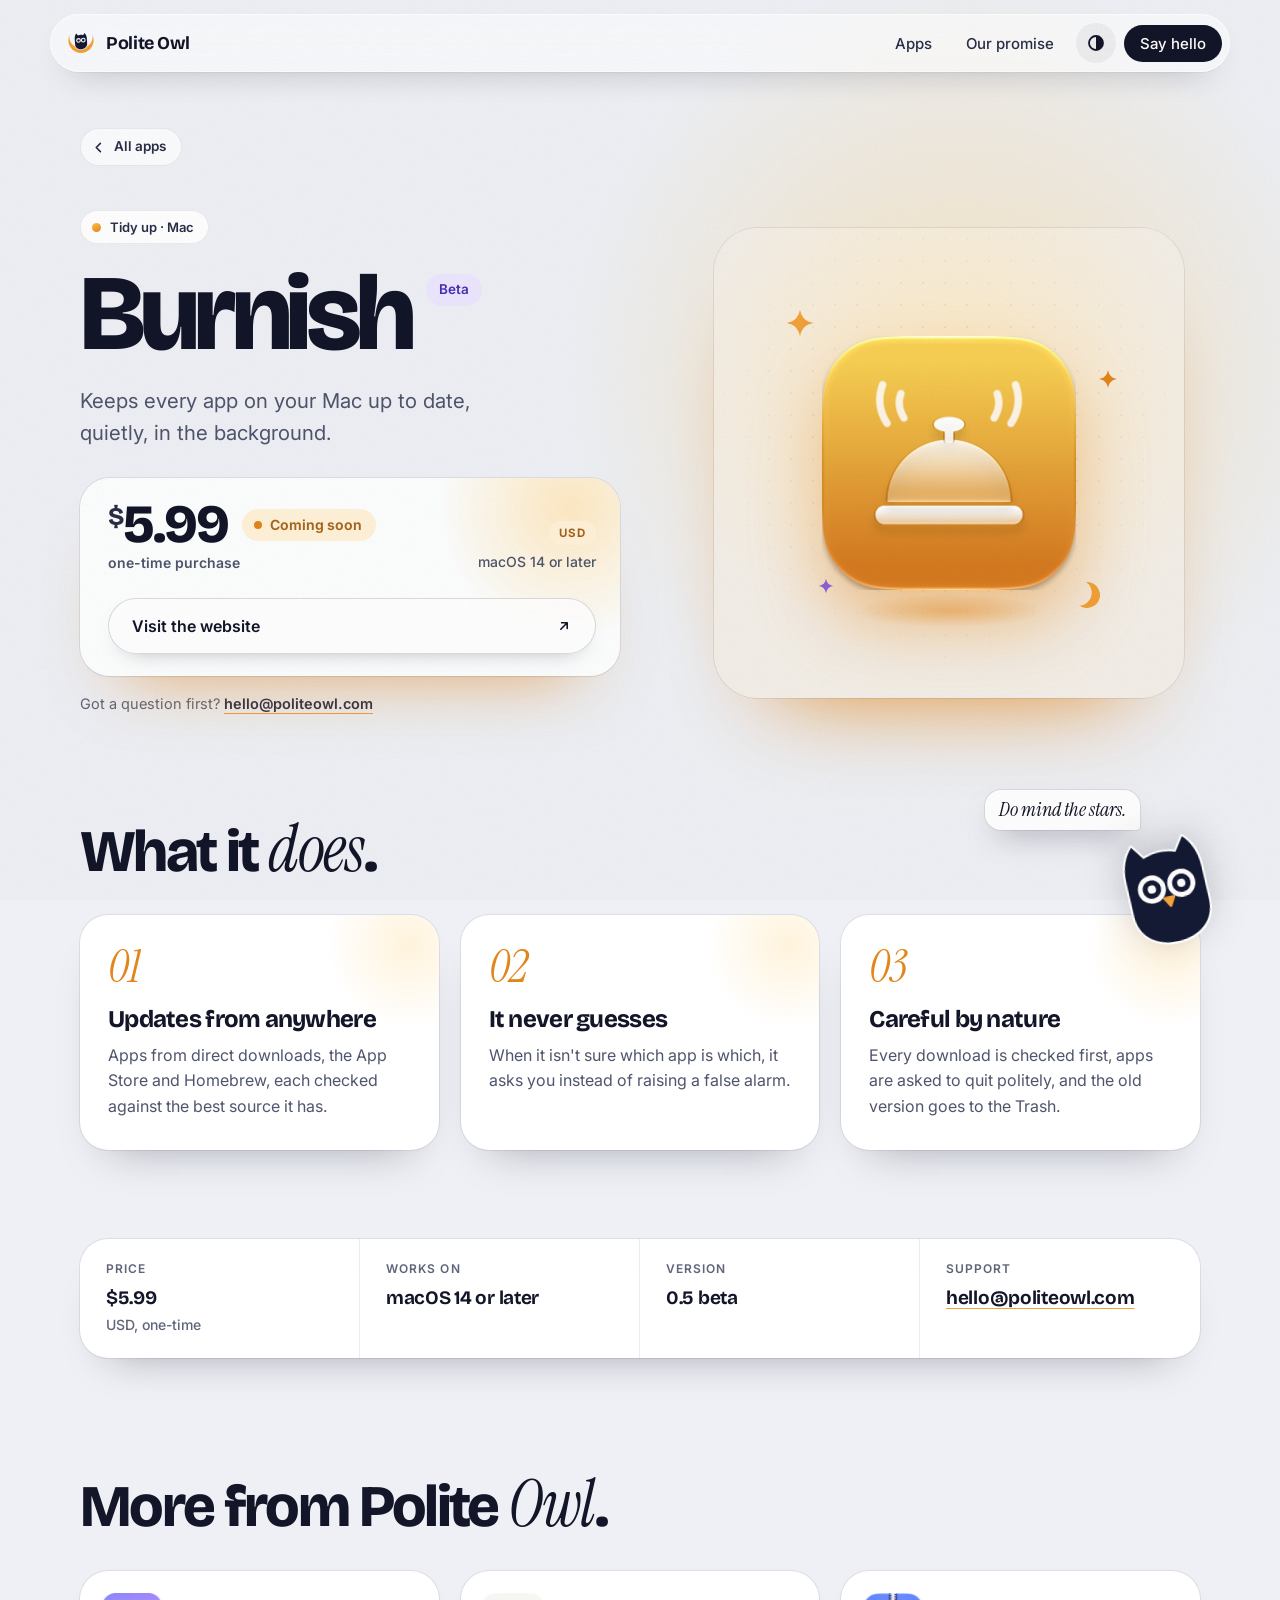
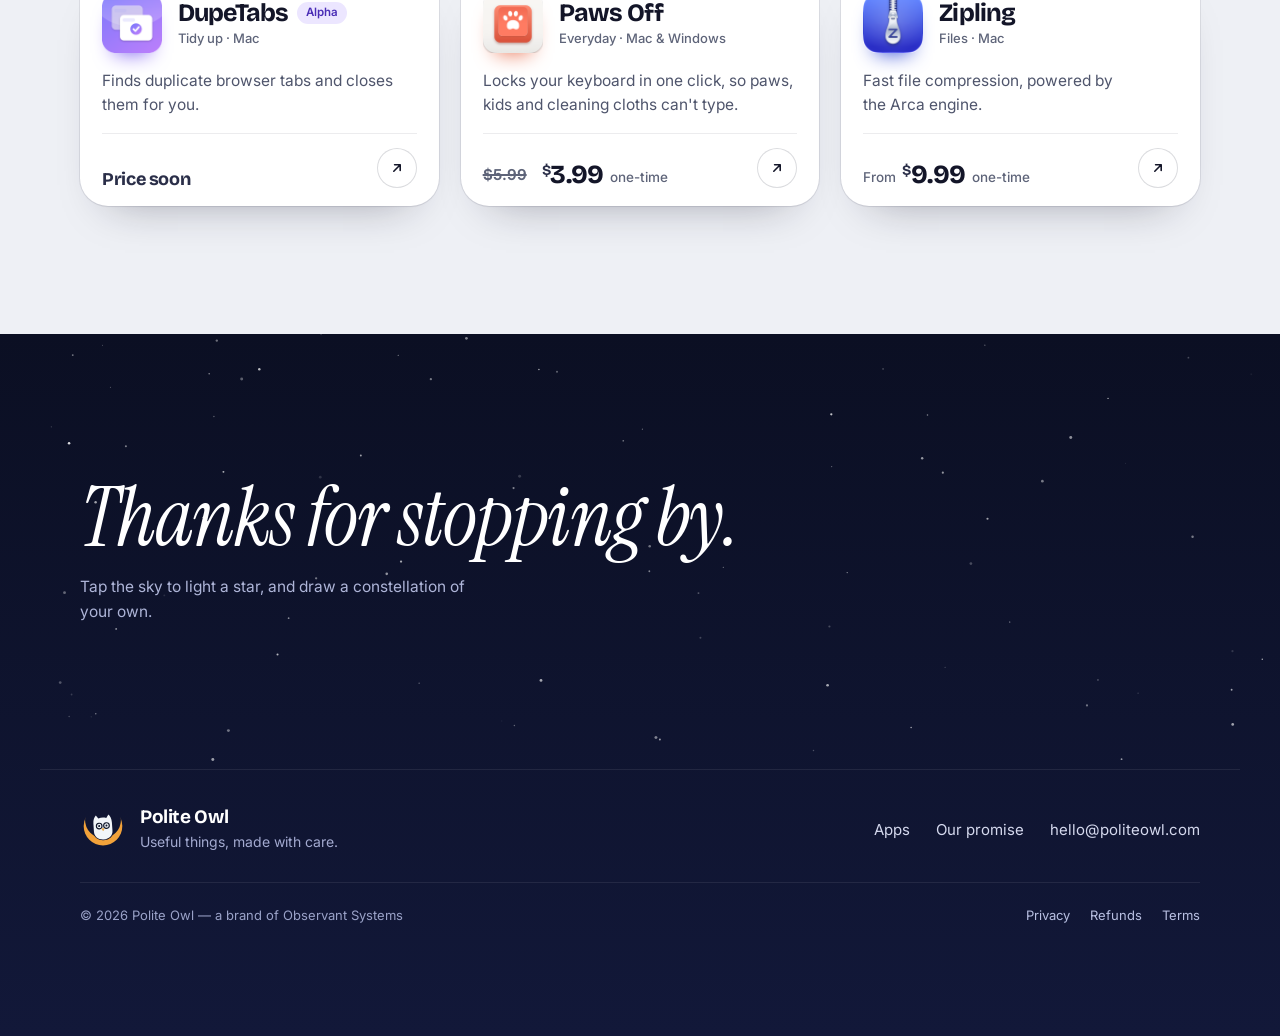
<file: apps/burnish.html>
<!doctype html>
<html lang="en">
<head>
<meta charset="utf-8">
<meta name="viewport" content="width=device-width, initial-scale=1, viewport-fit=cover">
<title>Burnish — Polite Owl</title>
<meta name="description" content="Keeps every app on your Mac up to date, quietly, in the background.">
<meta property="og:title" content="Burnish — Polite Owl">
<meta property="og:description" content="Keeps every app on your Mac up to date, quietly, in the background.">
<meta property="og:type" content="website">
<meta property="og:image" content="https://www.politeowl.com/assets/icons/burnish-512.png">
<meta name="theme-color" content="#EEF0F5">
<link rel="icon" href="../favicon.svg" type="image/svg+xml">
<link rel="icon" href="../favicon.ico" sizes="32x32">
<link rel="apple-touch-icon" href="../apple-touch-icon.png">
<link rel="preconnect" href="https://fonts.googleapis.com"><link rel="preconnect" href="https://fonts.gstatic.com" crossorigin>
<link href="https://fonts.googleapis.com/css2?family=Bricolage+Grotesque:opsz,wght@12..96,400..800&family=Instrument+Serif:ital@0;1&family=Inter:wght@400;500;600;700&display=swap" rel="stylesheet">
<link rel="stylesheet" href="../assets/home.css">
<link rel="stylesheet" href="../assets/app-page.css">
<link rel="stylesheet" href="../assets/theme.css">
<script>(function(d){var p="auto";try{p=localStorage.getItem("po-theme")||"auto"}catch(e){}var k=p==="dark"||(p==="auto"&&window.matchMedia&&matchMedia("(prefers-color-scheme: dark)").matches);d.setAttribute("data-theme-pref",p);d.setAttribute("data-theme",k?"dark":"light");var m=document.querySelector("meta[name=theme-color]");if(m)m.content=k?"#0D1124":"#EEF0F5"})(document.documentElement);document.documentElement.classList.add('js');setTimeout(function(){if(!window.__pg)document.documentElement.classList.remove('js')},3500)</script>
</head>
<body style="--c1:#FFC24D;--c2:#E2861B">
<a class="skip" href="#main">Skip to content</a>

<header class="nav" id="nav">
  <a class="brand" href="../index.html" aria-label="Polite Owl, home"><svg viewBox="0 0 200 200" width="30" height="30" aria-hidden="true" focusable="false"><defs><mask id="m-nav"><rect width="200" height="200" fill="#fff"/><circle cx="100" cy="82" r="78" fill="#000"/><g transform="translate(28 37.8) scale(0.72)"><g transform="rotate(-4 100 110)"><path d="M44 78 C44 56 52 40 62 30 L76 50 C92 44 108 44 124 50 L138 30 C148 40 156 56 156 78 L156 128 C156 160 132 178 100 178 C68 178 44 160 44 128 Z" fill="#000" stroke="#000" stroke-width="10" stroke-linejoin="round"/></g></g></mask></defs><g transform="translate(0 -25)"><circle cx="100" cy="108" r="84" fill="#F2A23A" mask="url(#m-nav)"/><g transform="translate(28 37.8) scale(0.72)"><g transform="rotate(-4 100 110)"><path d="M44 78 C44 56 52 40 62 30 L76 50 C92 44 108 44 124 50 L138 30 C148 40 156 56 156 78 L156 128 C156 160 132 178 100 178 C68 178 44 160 44 128 Z" fill="#141A33"/><circle cx="78" cy="96" r="17" fill="none" stroke="#FFFFFF" stroke-width="10"/><circle cx="122" cy="96" r="17" fill="none" stroke="#FFFFFF" stroke-width="10"/></g></g></g></svg><span>Polite Owl</span></a>
  <nav aria-label="Main">
    <a href="../index.html#apps">Apps</a>
    <a href="../index.html#promise">Our promise</a>
    <button type="button" class="theme-btn" id="themeBtn" aria-label="Theme: Auto" title="Theme: Auto"><svg class="i-auto" viewBox="0 0 20 20" aria-hidden="true" focusable="false"><circle cx="10" cy="10" r="7" fill="none" stroke="currentColor" stroke-width="1.8"/><path d="M10 3a7 7 0 0 1 0 14z" fill="currentColor"/></svg><svg class="i-light" viewBox="0 0 20 20" aria-hidden="true" focusable="false"><circle cx="10" cy="10" r="3.6" fill="currentColor"/><path d="M10 1.8v2.1M10 16.1v2.1M1.8 10h2.1M16.1 10h2.1M4.2 4.2l1.5 1.5M14.3 14.3l1.5 1.5M4.2 15.8l1.5-1.5M14.3 5.7l1.5-1.5" stroke="currentColor" stroke-width="1.8" stroke-linecap="round"/></svg><svg class="i-dark" viewBox="0 0 20 20" aria-hidden="true" focusable="false"><path d="M16.4 12.6A7 7 0 0 1 7.4 3.6a7 7 0 1 0 9 9z" fill="currentColor"/></svg></button>
    <a class="nav-cta" href="mailto:hello@politeowl.com">Say hello</a>
  </nav>
</header>

<main id="main" class="app-main">
  <section class="app-hero" aria-labelledby="app-title">
    <div class="wrap">
      <a class="crumbs" href="../index.html#apps"><svg viewBox="0 0 20 20" width="15" height="15" aria-hidden="true"><path d="M12.5 4.5 7 10l5.5 5.5" fill="none" stroke="currentColor" stroke-width="2.2" stroke-linecap="round" stroke-linejoin="round"/></svg>All apps</a>
      <div class="app-grid">
        <div class="app-copy">
          <p class="app-kicker" data-reveal><i aria-hidden="true"></i>Tidy&nbsp;up&nbsp;· Mac</p>
          <div class="app-name" data-reveal><h1 id="app-title">Burnish</h1><span class="badge alpha">Beta</span></div>
          <p class="lede" data-reveal>Keeps every app on your Mac up to date, quietly, in the&nbsp;background.</p>
          <div class="buy buy-soon" id="buy" data-reveal>
            <div class="buy-row">
              <span class="price-big"><span class="amt"><b><span class="cur">$</span>5.99</b><span class="soon-tag"><i aria-hidden="true"></i><span class="sr-only">· </span>Coming soon</span></span><span class="per">one-time purchase</span></span>
              <p class="buy-meta"><b>USD</b><span>macOS&nbsp;14 or later</span></p>
            </div>
            <div class="buy-actions">
              <a class="btn btn-ghost magnetic" href="https://www.getburnish.app/" rel="noopener"><span>Visit the website</span><span class="ghost-icon" aria-hidden="true"><svg viewBox="0 0 20 20" width="16" height="16"><path d="M6 14 14 6M7 6h7v7" fill="none" stroke="currentColor" stroke-width="2" stroke-linecap="round" stroke-linejoin="round"/></svg></span></a>
            </div>
          </div>
          <p class="buy-note" data-reveal>Got a question first? <a href="mailto:hello@politeowl.com?subject=Burnish">hello@politeowl.com</a></p>
        </div>
        <div class="stage-big" data-reveal aria-hidden="true">
          <svg class="sb-star s1" viewBox="0 0 40 40" focusable="false"><path fill="#F2A23A" d="M20 2c1.8 10.4 7.6 16.2 18 18-10.4 1.8-16.2 7.6-18 18-1.8-10.4-7.6-16.2-18-18 10.4-1.8 16.2-7.6 18-18z"/></svg>
          <svg class="sb-star s2" viewBox="0 0 40 40" focusable="false"><path fill="#E2861B" d="M20 2c1.8 10.4 7.6 16.2 18 18-10.4 1.8-16.2 7.6-18 18-1.8-10.4-7.6-16.2-18-18 10.4-1.8 16.2-7.6 18-18z"/></svg>
          <svg class="sb-star s3" viewBox="0 0 40 40" focusable="false"><path fill="#7C5CF5" d="M20 2c1.8 10.4 7.6 16.2 18 18-10.4 1.8-16.2 7.6-18 18-1.8-10.4-7.6-16.2-18-18 10.4-1.8 16.2-7.6 18-18z"/></svg>
          <span class="sb-moon"></span>
          <div class="big-float"><img class="big-icon" src="../assets/icons/burnish-512.png" alt="" width="512" height="512" draggable="false"></div>
          <span class="sb-floor"></span>
        </div>
      </div>
    </div>
  </section>

  <section class="feats" id="what" aria-labelledby="what-title" data-peek="Nicely kept.">
    <div class="wrap">
      <div class="sec-head"><h2 id="what-title" data-reveal>What it <span class="serif">does</span>.</h2></div>
      <ul class="feat-grid">
        <li class="feat" data-reveal><span class="feat-num" aria-hidden="true">01</span><h3>Updates from anywhere</h3><p>Apps from direct downloads, the App Store and Homebrew, each checked against the best source it&nbsp;has.</p></li>
        <li class="feat" data-reveal><span class="feat-num" aria-hidden="true">02</span><h3>It never guesses</h3><p>When it isn&#x27;t sure which app is which, it asks you instead of raising a false&nbsp;alarm.</p></li>
        <li class="feat" data-reveal><span class="feat-num" aria-hidden="true">03</span><h3>Careful by nature</h3><p>Every download is checked first, apps are asked to quit politely, and the old version goes to the&nbsp;Trash.</p></li>
      </ul>
    </div>
  </section>

  <section class="details" aria-label="Details">
    <div class="wrap">
      <dl class="facts" data-reveal>
        <div><dt>Price</dt><dd>$5.99<small>USD,&nbsp;one-time</small></dd></div>
        <div><dt>Works on</dt><dd>macOS&nbsp;14 or later</dd></div>
        <div><dt>Version</dt><dd>0.5&nbsp;beta</dd></div>
        <div><dt>Support</dt><dd><a href="mailto:hello@politeowl.com?subject=Burnish">hello@politeowl.com</a></dd></div>
      </dl>
    </div>
  </section>

  <section class="more" id="more" aria-labelledby="more-title" data-peek="After you.">
    <div class="wrap">
      <div class="sec-head"><h2 id="more-title" data-reveal>More from Polite <span class="serif">Owl</span>.</h2></div>
      <ul class="grid">
        <li class="card" data-reveal style="--c1:#B49BFF;--c2:#7A5AF0">
          <div class="card-in">
            <span class="card-glow" aria-hidden="true"></span>
            <div class="card-top">
              <span class="app-icon" aria-hidden="true"><img src="../assets/icons/dupetabs-256.png" alt="" width="60" height="60" draggable="false"></span>
              <div class="card-title">
                <div class="card-name"><h3><a class="card-link" href="dupetabs.html">DupeTabs</a></h3><span class="badge alpha">Alpha</span></div>
                <div class="card-sub"><span class="cat">Tidy&nbsp;up&nbsp;· Mac</span></div>
              </div>
            </div>
            <p>Finds duplicate browser tabs and closes them for&nbsp;you.</p>
            <div class="card-foot"><span class="price tbd"><b>Price soon</b></span><span class="card-arrow" aria-hidden="true"><svg viewBox="0 0 20 20" width="16" height="16"><path d="M6 14 14 6M7 6h7v7" fill="none" stroke="currentColor" stroke-width="2" stroke-linecap="round" stroke-linejoin="round"/></svg></span></div>
          </div>
        </li>
        <li class="card" data-reveal style="--c1:#FFA387;--c2:#E8704F">
          <div class="card-in">
            <span class="card-glow" aria-hidden="true"></span>
            <div class="card-top">
              <span class="app-icon" aria-hidden="true"><img src="../assets/icons/pawsoff-256.png" alt="" width="60" height="60" draggable="false"></span>
              <div class="card-title">
                <div class="card-name"><h3><a class="card-link" href="pawsoff.html">Paws Off</a></h3></div>
                <div class="card-sub"><span class="cat">Everyday&nbsp;· Mac&nbsp;&amp;&nbsp;Windows</span></div>
              </div>
            </div>
            <p>Locks your keyboard in one click, so paws, kids and cleaning cloths can&#x27;t&nbsp;type.</p>
            <div class="card-foot"><span class="price"><span class="amt"><s class="was">$5.99</s><b><span class="cur">$</span>3.99</b><span class="per">one-time</span></span></span><span class="card-arrow" aria-hidden="true"><svg viewBox="0 0 20 20" width="16" height="16"><path d="M6 14 14 6M7 6h7v7" fill="none" stroke="currentColor" stroke-width="2" stroke-linecap="round" stroke-linejoin="round"/></svg></span></div>
          </div>
        </li>
        <li class="card" data-reveal style="--c1:#6F8BFF;--c2:#2F48D6">
          <div class="card-in">
            <span class="card-glow" aria-hidden="true"></span>
            <div class="card-top">
              <span class="app-icon" aria-hidden="true"><img src="../assets/icons/zipling-256.png" alt="" width="60" height="60" draggable="false"></span>
              <div class="card-title">
                <div class="card-name"><h3><a class="card-link" href="zipling.html">Zipling</a></h3></div>
                <div class="card-sub"><span class="cat">Files&nbsp;· Mac</span></div>
              </div>
            </div>
            <p>Fast file compression, powered by the Arca&nbsp;engine.</p>
            <div class="card-foot"><span class="price"><span class="from">From</span><span class="amt"><b><span class="cur">$</span>9.99</b><span class="per">one-time</span></span></span><span class="card-arrow" aria-hidden="true"><svg viewBox="0 0 20 20" width="16" height="16"><path d="M6 14 14 6M7 6h7v7" fill="none" stroke="currentColor" stroke-width="2" stroke-linecap="round" stroke-linejoin="round"/></svg></span></div>
          </div>
        </li>
      </ul>
    </div>
  </section>
</main>



<footer class="foot" id="foot" data-peek="Do mind the stars.">
  <div class="sky" id="sky">
    <canvas id="skyCanvas" aria-hidden="true"></canvas>
    <div class="wrap sky-copy">
      <p class="sky-line">Thanks for stopping by.</p>
      <p class="sky-hint">Tap the sky to light a star, and draw a constellation of your own.</p>
      <button type="button" class="sky-clear" id="skyClear" hidden>Clear the sky</button>
    </div>
  </div>
  <div class="wrap foot-inner">
    <div class="foot-brand"><svg viewBox="0 0 200 200" width="46" height="46" aria-hidden="true" focusable="false"><defs><mask id="m-foot"><rect width="200" height="200" fill="#fff"/><circle cx="100" cy="82" r="78" fill="#000"/><g transform="translate(28 37.8) scale(0.72)"><g transform="rotate(-4 100 110)"><path d="M44 78 C44 56 52 40 62 30 L76 50 C92 44 108 44 124 50 L138 30 C148 40 156 56 156 78 L156 128 C156 160 132 178 100 178 C68 178 44 160 44 128 Z" fill="#000" stroke="#000" stroke-width="10" stroke-linejoin="round"/></g></g></mask></defs><g transform="translate(0 -25)"><circle cx="100" cy="108" r="84" fill="#F2A23A" mask="url(#m-foot)"/><g transform="translate(28 37.8) scale(0.72)"><g transform="rotate(-4 100 110)"><path d="M44 78 C44 56 52 40 62 30 L76 50 C92 44 108 44 124 50 L138 30 C148 40 156 56 156 78 L156 128 C156 160 132 178 100 178 C68 178 44 160 44 128 Z" fill="#F1F5F9"/><circle cx="78" cy="96" r="17" fill="none" stroke="#0F172A" stroke-width="7"/><circle cx="122" cy="96" r="17" fill="none" stroke="#0F172A" stroke-width="7"/><circle cx="78" cy="96" r="6" fill="#0F172A"/><circle cx="122" cy="96" r="6" fill="#0F172A"/><path d="M93 113 L107 113 L100 125 Z" fill="#E8A33D" stroke="#E8A33D" stroke-width="4" stroke-linejoin="round"/></g></g></g></svg>
      <div><strong>Polite Owl</strong><span>Useful things, made with care.</span></div>
    </div>
    <nav aria-label="Footer">
      <a href="../index.html#apps">Apps</a>
      <a href="../index.html#promise">Our promise</a>
      <a href="mailto:hello@politeowl.com">hello@politeowl.com</a>
    </nav>
    <p class="legal"><span>© 2026 Polite Owl — a brand of Observant Systems</span><span class="legal-links"><a href="../privacy.html">Privacy</a><a href="../refunds.html">Refunds</a><a href="../terms.html">Terms</a></span></p>
  </div>
</footer>

<!-- the owl that peeks in now and then -->
<div class="peeker" id="peeker" aria-hidden="true">
  <div class="peek-bubble">Pardon me.</div>
  <svg class="peek-owl" viewBox="30 16 140 174" focusable="false"><g transform="rotate(-4 100 110)"><path d="M44 78 C44 56 52 40 62 30 L76 50 C92 44 108 44 124 50 L138 30 C148 40 156 56 156 78 L156 128 C156 160 132 178 100 178 C68 178 44 160 44 128 Z" fill="#141A33" stroke="#FFFFFF" stroke-width="6" stroke-linejoin="round" paint-order="stroke"/><circle class="pring" cx="78" cy="96" r="17" fill="none" stroke="#fff" stroke-width="7"/><circle class="pring" cx="122" cy="96" r="17" fill="none" stroke="#fff" stroke-width="7"/><circle id="peekPL" cx="78" cy="96" r="6" fill="#fff"/><circle id="peekPR" cx="122" cy="96" r="6" fill="#fff"/><path d="M93 113 L107 113 L100 125 Z" fill="#F2A23A" stroke="#F2A23A" stroke-width="4" stroke-linejoin="round"/></g></svg>
</div>

<canvas class="fx" id="fx" aria-hidden="true"></canvas>

<script src="../assets/home.js" defer></script>
</body>
</html>
</file>
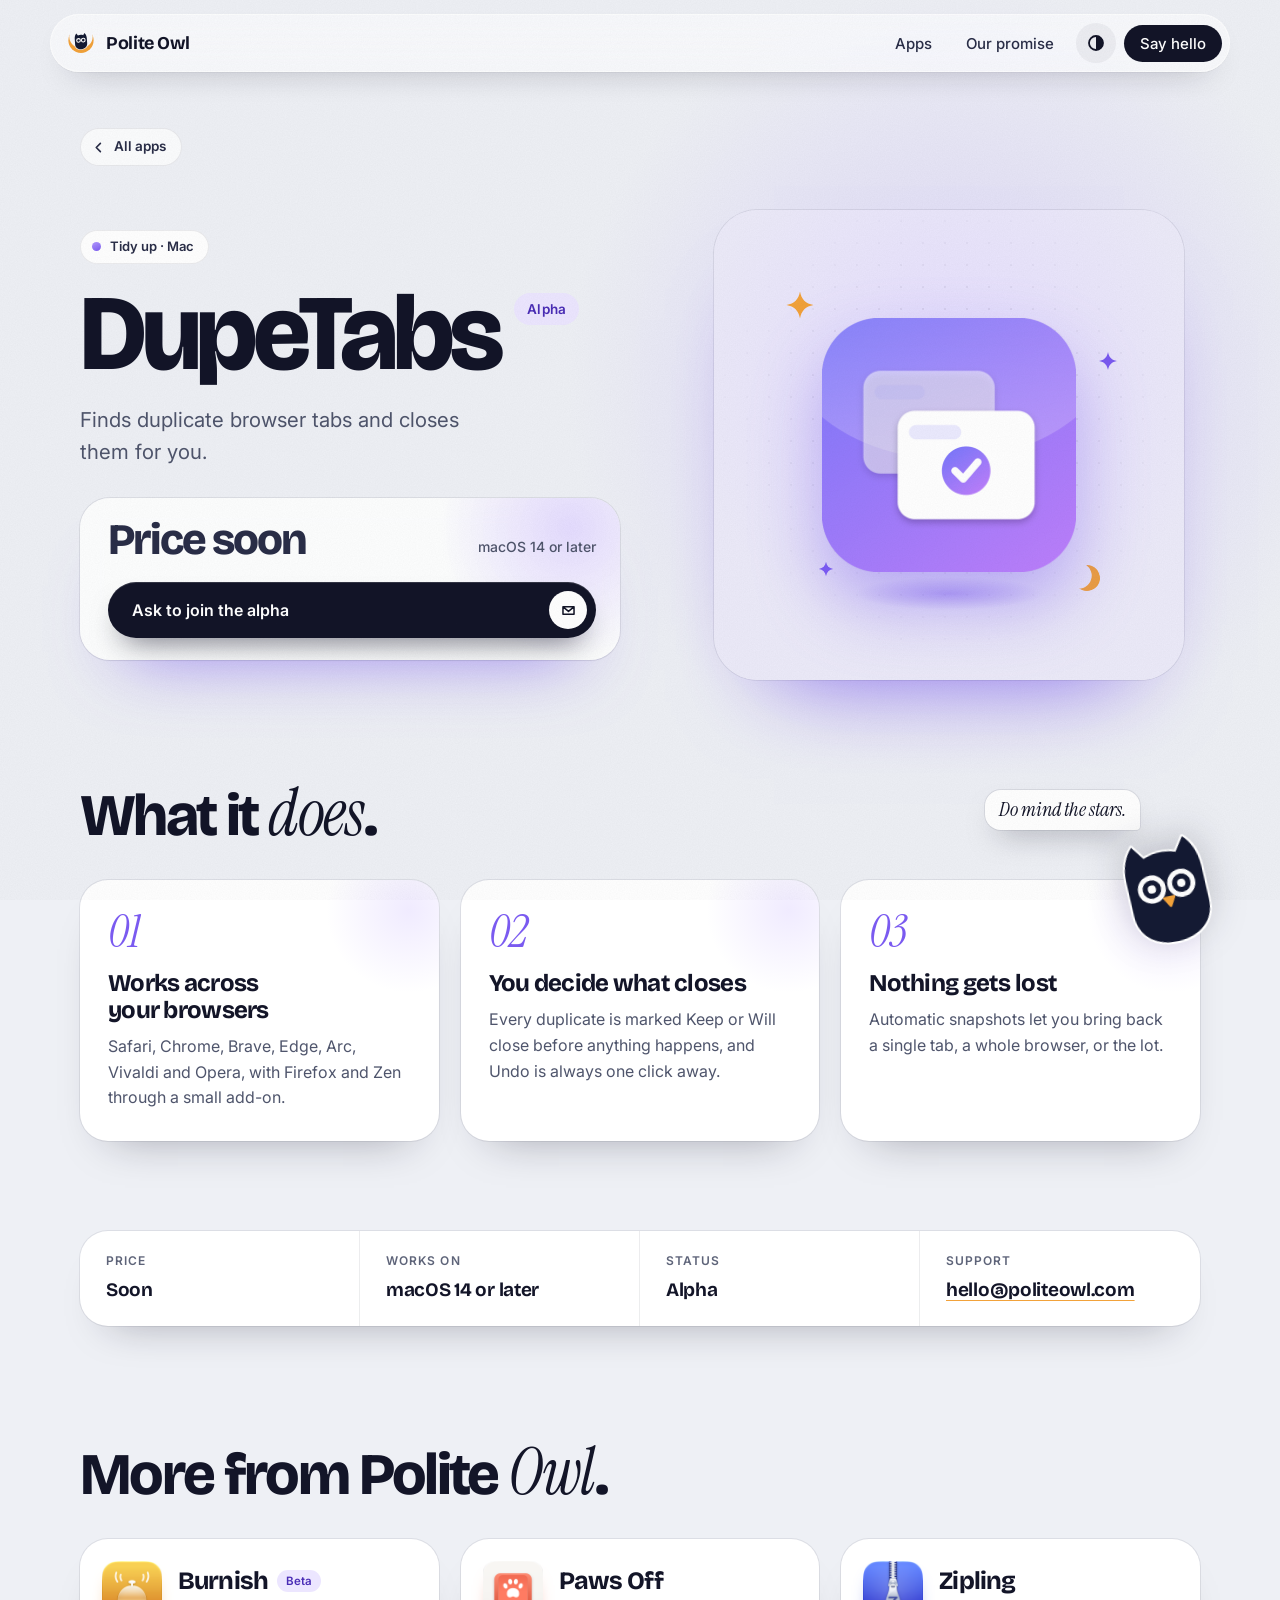
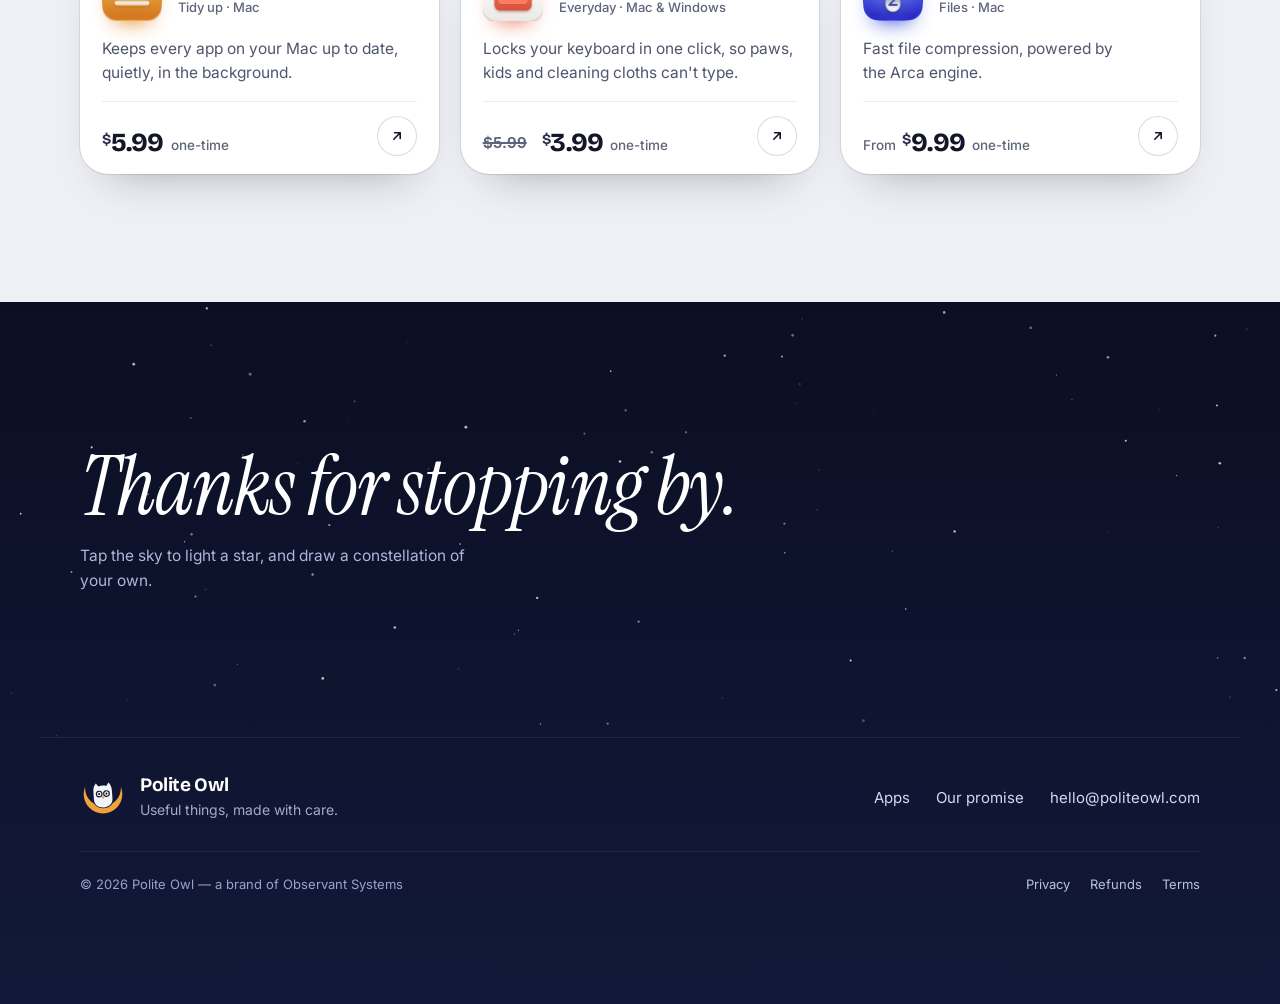
<file: apps/dupetabs.html>
<!doctype html>
<html lang="en">
<head>
<meta charset="utf-8">
<meta name="viewport" content="width=device-width, initial-scale=1, viewport-fit=cover">
<title>DupeTabs — Polite Owl</title>
<meta name="description" content="Finds duplicate browser tabs and closes them for you.">
<meta property="og:title" content="DupeTabs — Polite Owl">
<meta property="og:description" content="Finds duplicate browser tabs and closes them for you.">
<meta property="og:type" content="website">
<meta property="og:image" content="https://www.politeowl.com/assets/icons/dupetabs-512.png">
<meta name="theme-color" content="#EEF0F5">
<link rel="icon" href="../favicon.svg" type="image/svg+xml">
<link rel="icon" href="../favicon.ico" sizes="32x32">
<link rel="apple-touch-icon" href="../apple-touch-icon.png">
<link rel="preconnect" href="https://fonts.googleapis.com"><link rel="preconnect" href="https://fonts.gstatic.com" crossorigin>
<link href="https://fonts.googleapis.com/css2?family=Bricolage+Grotesque:opsz,wght@12..96,400..800&family=Instrument+Serif:ital@0;1&family=Inter:wght@400;500;600;700&display=swap" rel="stylesheet">
<link rel="stylesheet" href="../assets/home.css">
<link rel="stylesheet" href="../assets/app-page.css">
<link rel="stylesheet" href="../assets/theme.css">
<script>(function(d){var p="auto";try{p=localStorage.getItem("po-theme")||"auto"}catch(e){}var k=p==="dark"||(p==="auto"&&window.matchMedia&&matchMedia("(prefers-color-scheme: dark)").matches);d.setAttribute("data-theme-pref",p);d.setAttribute("data-theme",k?"dark":"light");var m=document.querySelector("meta[name=theme-color]");if(m)m.content=k?"#0D1124":"#EEF0F5"})(document.documentElement);document.documentElement.classList.add('js');setTimeout(function(){if(!window.__pg)document.documentElement.classList.remove('js')},3500)</script>
</head>
<body style="--c1:#B49BFF;--c2:#7A5AF0">
<a class="skip" href="#main">Skip to content</a>

<header class="nav" id="nav">
  <a class="brand" href="../index.html" aria-label="Polite Owl, home"><svg viewBox="0 0 200 200" width="30" height="30" aria-hidden="true" focusable="false"><defs><mask id="m-nav"><rect width="200" height="200" fill="#fff"/><circle cx="100" cy="82" r="78" fill="#000"/><g transform="translate(28 37.8) scale(0.72)"><g transform="rotate(-4 100 110)"><path d="M44 78 C44 56 52 40 62 30 L76 50 C92 44 108 44 124 50 L138 30 C148 40 156 56 156 78 L156 128 C156 160 132 178 100 178 C68 178 44 160 44 128 Z" fill="#000" stroke="#000" stroke-width="10" stroke-linejoin="round"/></g></g></mask></defs><g transform="translate(0 -25)"><circle cx="100" cy="108" r="84" fill="#F2A23A" mask="url(#m-nav)"/><g transform="translate(28 37.8) scale(0.72)"><g transform="rotate(-4 100 110)"><path d="M44 78 C44 56 52 40 62 30 L76 50 C92 44 108 44 124 50 L138 30 C148 40 156 56 156 78 L156 128 C156 160 132 178 100 178 C68 178 44 160 44 128 Z" fill="#141A33"/><circle cx="78" cy="96" r="17" fill="none" stroke="#FFFFFF" stroke-width="10"/><circle cx="122" cy="96" r="17" fill="none" stroke="#FFFFFF" stroke-width="10"/></g></g></g></svg><span>Polite Owl</span></a>
  <nav aria-label="Main">
    <a href="../index.html#apps">Apps</a>
    <a href="../index.html#promise">Our promise</a>
    <button type="button" class="theme-btn" id="themeBtn" aria-label="Theme: Auto" title="Theme: Auto"><svg class="i-auto" viewBox="0 0 20 20" aria-hidden="true" focusable="false"><circle cx="10" cy="10" r="7" fill="none" stroke="currentColor" stroke-width="1.8"/><path d="M10 3a7 7 0 0 1 0 14z" fill="currentColor"/></svg><svg class="i-light" viewBox="0 0 20 20" aria-hidden="true" focusable="false"><circle cx="10" cy="10" r="3.6" fill="currentColor"/><path d="M10 1.8v2.1M10 16.1v2.1M1.8 10h2.1M16.1 10h2.1M4.2 4.2l1.5 1.5M14.3 14.3l1.5 1.5M4.2 15.8l1.5-1.5M14.3 5.7l1.5-1.5" stroke="currentColor" stroke-width="1.8" stroke-linecap="round"/></svg><svg class="i-dark" viewBox="0 0 20 20" aria-hidden="true" focusable="false"><path d="M16.4 12.6A7 7 0 0 1 7.4 3.6a7 7 0 1 0 9 9z" fill="currentColor"/></svg></button>
    <a class="nav-cta" href="mailto:hello@politeowl.com">Say hello</a>
  </nav>
</header>

<main id="main" class="app-main">
  <section class="app-hero" aria-labelledby="app-title">
    <div class="wrap">
      <a class="crumbs" href="../index.html#apps"><svg viewBox="0 0 20 20" width="15" height="15" aria-hidden="true"><path d="M12.5 4.5 7 10l5.5 5.5" fill="none" stroke="currentColor" stroke-width="2.2" stroke-linecap="round" stroke-linejoin="round"/></svg>All apps</a>
      <div class="app-grid">
        <div class="app-copy">
          <p class="app-kicker" data-reveal><i aria-hidden="true"></i>Tidy&nbsp;up&nbsp;· Mac</p>
          <div class="app-name" data-reveal><h1 id="app-title">DupeTabs</h1><span class="badge alpha">Alpha</span></div>
          <p class="lede" data-reveal>Finds duplicate browser tabs and closes them for&nbsp;you.</p>
          <div class="buy" id="buy" data-reveal>
            <div class="buy-row">
              <span class="price-big tbd"><b>Price soon</b></span>
              <p class="buy-meta"><span>macOS&nbsp;14 or later</span></p>
            </div>
            <div class="buy-actions">
              <a class="btn btn-primary magnetic" href="mailto:hello@politeowl.com?subject=DupeTabs%20alpha"><span>Ask to join the alpha</span><span class="btn-icon" aria-hidden="true"><svg viewBox="0 0 20 20" width="17" height="17"><path d="M3.5 5.5h13v9h-13zM4 6l6 5 6-5" fill="none" stroke="currentColor" stroke-width="1.8" stroke-linecap="round" stroke-linejoin="round"/></svg></span></a>
            </div>
          </div>
        </div>
        <div class="stage-big" data-reveal aria-hidden="true">
          <svg class="sb-star s1" viewBox="0 0 40 40" focusable="false"><path fill="#F2A23A" d="M20 2c1.8 10.4 7.6 16.2 18 18-10.4 1.8-16.2 7.6-18 18-1.8-10.4-7.6-16.2-18-18 10.4-1.8 16.2-7.6 18-18z"/></svg>
          <svg class="sb-star s2" viewBox="0 0 40 40" focusable="false"><path fill="#7A5AF0" d="M20 2c1.8 10.4 7.6 16.2 18 18-10.4 1.8-16.2 7.6-18 18-1.8-10.4-7.6-16.2-18-18 10.4-1.8 16.2-7.6 18-18z"/></svg>
          <svg class="sb-star s3" viewBox="0 0 40 40" focusable="false"><path fill="#7C5CF5" d="M20 2c1.8 10.4 7.6 16.2 18 18-10.4 1.8-16.2 7.6-18 18-1.8-10.4-7.6-16.2-18-18 10.4-1.8 16.2-7.6 18-18z"/></svg>
          <span class="sb-moon"></span>
          <div class="big-float"><img class="big-icon" src="../assets/icons/dupetabs-512.png" alt="" width="512" height="512" draggable="false"></div>
          <span class="sb-floor"></span>
        </div>
      </div>
    </div>
  </section>

  <section class="feats" id="what" aria-labelledby="what-title" data-peek="Coming along nicely.">
    <div class="wrap">
      <div class="sec-head"><h2 id="what-title" data-reveal>What it <span class="serif">does</span>.</h2></div>
      <ul class="feat-grid">
        <li class="feat" data-reveal><span class="feat-num" aria-hidden="true">01</span><h3>Works across your browsers</h3><p>Safari, Chrome, Brave, Edge, Arc, Vivaldi and Opera, with Firefox and Zen through a small&nbsp;add-on.</p></li>
        <li class="feat" data-reveal><span class="feat-num" aria-hidden="true">02</span><h3>You decide what closes</h3><p>Every duplicate is marked Keep or Will close before anything happens, and Undo is always one click&nbsp;away.</p></li>
        <li class="feat" data-reveal><span class="feat-num" aria-hidden="true">03</span><h3>Nothing gets lost</h3><p>Automatic snapshots let you bring back a single tab, a whole browser, or the&nbsp;lot.</p></li>
      </ul>
    </div>
  </section>

  <section class="details" aria-label="Details">
    <div class="wrap">
      <dl class="facts" data-reveal>
        <div><dt>Price</dt><dd>Soon</dd></div>
        <div><dt>Works on</dt><dd>macOS&nbsp;14 or later</dd></div>
        <div><dt>Status</dt><dd>Alpha</dd></div>
        <div><dt>Support</dt><dd><a href="mailto:hello@politeowl.com?subject=DupeTabs">hello@politeowl.com</a></dd></div>
      </dl>
    </div>
  </section>

  <section class="more" id="more" aria-labelledby="more-title" data-peek="After you.">
    <div class="wrap">
      <div class="sec-head"><h2 id="more-title" data-reveal>More from Polite <span class="serif">Owl</span>.</h2></div>
      <ul class="grid">
        <li class="card" data-reveal style="--c1:#FFC24D;--c2:#E2861B">
          <div class="card-in">
            <span class="card-glow" aria-hidden="true"></span>
            <div class="card-top">
              <span class="app-icon" aria-hidden="true"><img src="../assets/icons/burnish-256.png" alt="" width="60" height="60" draggable="false"></span>
              <div class="card-title">
                <div class="card-name"><h3><a class="card-link" href="burnish.html">Burnish</a></h3><span class="badge alpha">Beta</span></div>
                <div class="card-sub"><span class="cat">Tidy&nbsp;up&nbsp;· Mac</span></div>
              </div>
            </div>
            <p>Keeps every app on your Mac up to date, quietly, in the&nbsp;background.</p>
            <div class="card-foot"><span class="price"><span class="amt"><b><span class="cur">$</span>5.99</b><span class="per">one-time</span></span></span><span class="card-arrow" aria-hidden="true"><svg viewBox="0 0 20 20" width="16" height="16"><path d="M6 14 14 6M7 6h7v7" fill="none" stroke="currentColor" stroke-width="2" stroke-linecap="round" stroke-linejoin="round"/></svg></span></div>
          </div>
        </li>
        <li class="card" data-reveal style="--c1:#FFA387;--c2:#E8704F">
          <div class="card-in">
            <span class="card-glow" aria-hidden="true"></span>
            <div class="card-top">
              <span class="app-icon" aria-hidden="true"><img src="../assets/icons/pawsoff-256.png" alt="" width="60" height="60" draggable="false"></span>
              <div class="card-title">
                <div class="card-name"><h3><a class="card-link" href="pawsoff.html">Paws Off</a></h3></div>
                <div class="card-sub"><span class="cat">Everyday&nbsp;· Mac&nbsp;&amp;&nbsp;Windows</span></div>
              </div>
            </div>
            <p>Locks your keyboard in one click, so paws, kids and cleaning cloths can&#x27;t&nbsp;type.</p>
            <div class="card-foot"><span class="price"><span class="amt"><s class="was">$5.99</s><b><span class="cur">$</span>3.99</b><span class="per">one-time</span></span></span><span class="card-arrow" aria-hidden="true"><svg viewBox="0 0 20 20" width="16" height="16"><path d="M6 14 14 6M7 6h7v7" fill="none" stroke="currentColor" stroke-width="2" stroke-linecap="round" stroke-linejoin="round"/></svg></span></div>
          </div>
        </li>
        <li class="card" data-reveal style="--c1:#6F8BFF;--c2:#2F48D6">
          <div class="card-in">
            <span class="card-glow" aria-hidden="true"></span>
            <div class="card-top">
              <span class="app-icon" aria-hidden="true"><img src="../assets/icons/zipling-256.png" alt="" width="60" height="60" draggable="false"></span>
              <div class="card-title">
                <div class="card-name"><h3><a class="card-link" href="zipling.html">Zipling</a></h3></div>
                <div class="card-sub"><span class="cat">Files&nbsp;· Mac</span></div>
              </div>
            </div>
            <p>Fast file compression, powered by the Arca&nbsp;engine.</p>
            <div class="card-foot"><span class="price"><span class="from">From</span><span class="amt"><b><span class="cur">$</span>9.99</b><span class="per">one-time</span></span></span><span class="card-arrow" aria-hidden="true"><svg viewBox="0 0 20 20" width="16" height="16"><path d="M6 14 14 6M7 6h7v7" fill="none" stroke="currentColor" stroke-width="2" stroke-linecap="round" stroke-linejoin="round"/></svg></span></div>
          </div>
        </li>
      </ul>
    </div>
  </section>
</main>

<div class="buybar" id="buybar">
  <div class="bb-in">
    <img src="../assets/icons/dupetabs-256.png" alt="" width="40" height="40" draggable="false">
    <span class="bb-text"><b>DupeTabs</b><span>In alpha</span></span>
    <a class="bb-btn" href="mailto:hello@politeowl.com?subject=DupeTabs%20alpha">Join the alpha</a>
  </div>
</div>

<footer class="foot" id="foot" data-peek="Do mind the stars.">
  <div class="sky" id="sky">
    <canvas id="skyCanvas" aria-hidden="true"></canvas>
    <div class="wrap sky-copy">
      <p class="sky-line">Thanks for stopping by.</p>
      <p class="sky-hint">Tap the sky to light a star, and draw a constellation of your own.</p>
      <button type="button" class="sky-clear" id="skyClear" hidden>Clear the sky</button>
    </div>
  </div>
  <div class="wrap foot-inner">
    <div class="foot-brand"><svg viewBox="0 0 200 200" width="46" height="46" aria-hidden="true" focusable="false"><defs><mask id="m-foot"><rect width="200" height="200" fill="#fff"/><circle cx="100" cy="82" r="78" fill="#000"/><g transform="translate(28 37.8) scale(0.72)"><g transform="rotate(-4 100 110)"><path d="M44 78 C44 56 52 40 62 30 L76 50 C92 44 108 44 124 50 L138 30 C148 40 156 56 156 78 L156 128 C156 160 132 178 100 178 C68 178 44 160 44 128 Z" fill="#000" stroke="#000" stroke-width="10" stroke-linejoin="round"/></g></g></mask></defs><g transform="translate(0 -25)"><circle cx="100" cy="108" r="84" fill="#F2A23A" mask="url(#m-foot)"/><g transform="translate(28 37.8) scale(0.72)"><g transform="rotate(-4 100 110)"><path d="M44 78 C44 56 52 40 62 30 L76 50 C92 44 108 44 124 50 L138 30 C148 40 156 56 156 78 L156 128 C156 160 132 178 100 178 C68 178 44 160 44 128 Z" fill="#F1F5F9"/><circle cx="78" cy="96" r="17" fill="none" stroke="#0F172A" stroke-width="7"/><circle cx="122" cy="96" r="17" fill="none" stroke="#0F172A" stroke-width="7"/><circle cx="78" cy="96" r="6" fill="#0F172A"/><circle cx="122" cy="96" r="6" fill="#0F172A"/><path d="M93 113 L107 113 L100 125 Z" fill="#E8A33D" stroke="#E8A33D" stroke-width="4" stroke-linejoin="round"/></g></g></g></svg>
      <div><strong>Polite Owl</strong><span>Useful things, made with care.</span></div>
    </div>
    <nav aria-label="Footer">
      <a href="../index.html#apps">Apps</a>
      <a href="../index.html#promise">Our promise</a>
      <a href="mailto:hello@politeowl.com">hello@politeowl.com</a>
    </nav>
    <p class="legal"><span>© 2026 Polite Owl — a brand of Observant Systems</span><span class="legal-links"><a href="../privacy.html">Privacy</a><a href="../refunds.html">Refunds</a><a href="../terms.html">Terms</a></span></p>
  </div>
</footer>

<!-- the owl that peeks in now and then -->
<div class="peeker" id="peeker" aria-hidden="true">
  <div class="peek-bubble">Pardon me.</div>
  <svg class="peek-owl" viewBox="30 16 140 174" focusable="false"><g transform="rotate(-4 100 110)"><path d="M44 78 C44 56 52 40 62 30 L76 50 C92 44 108 44 124 50 L138 30 C148 40 156 56 156 78 L156 128 C156 160 132 178 100 178 C68 178 44 160 44 128 Z" fill="#141A33" stroke="#FFFFFF" stroke-width="6" stroke-linejoin="round" paint-order="stroke"/><circle class="pring" cx="78" cy="96" r="17" fill="none" stroke="#fff" stroke-width="7"/><circle class="pring" cx="122" cy="96" r="17" fill="none" stroke="#fff" stroke-width="7"/><circle id="peekPL" cx="78" cy="96" r="6" fill="#fff"/><circle id="peekPR" cx="122" cy="96" r="6" fill="#fff"/><path d="M93 113 L107 113 L100 125 Z" fill="#F2A23A" stroke="#F2A23A" stroke-width="4" stroke-linejoin="round"/></g></svg>
</div>

<canvas class="fx" id="fx" aria-hidden="true"></canvas>

<script src="../assets/home.js" defer></script>
</body>
</html>
</file>
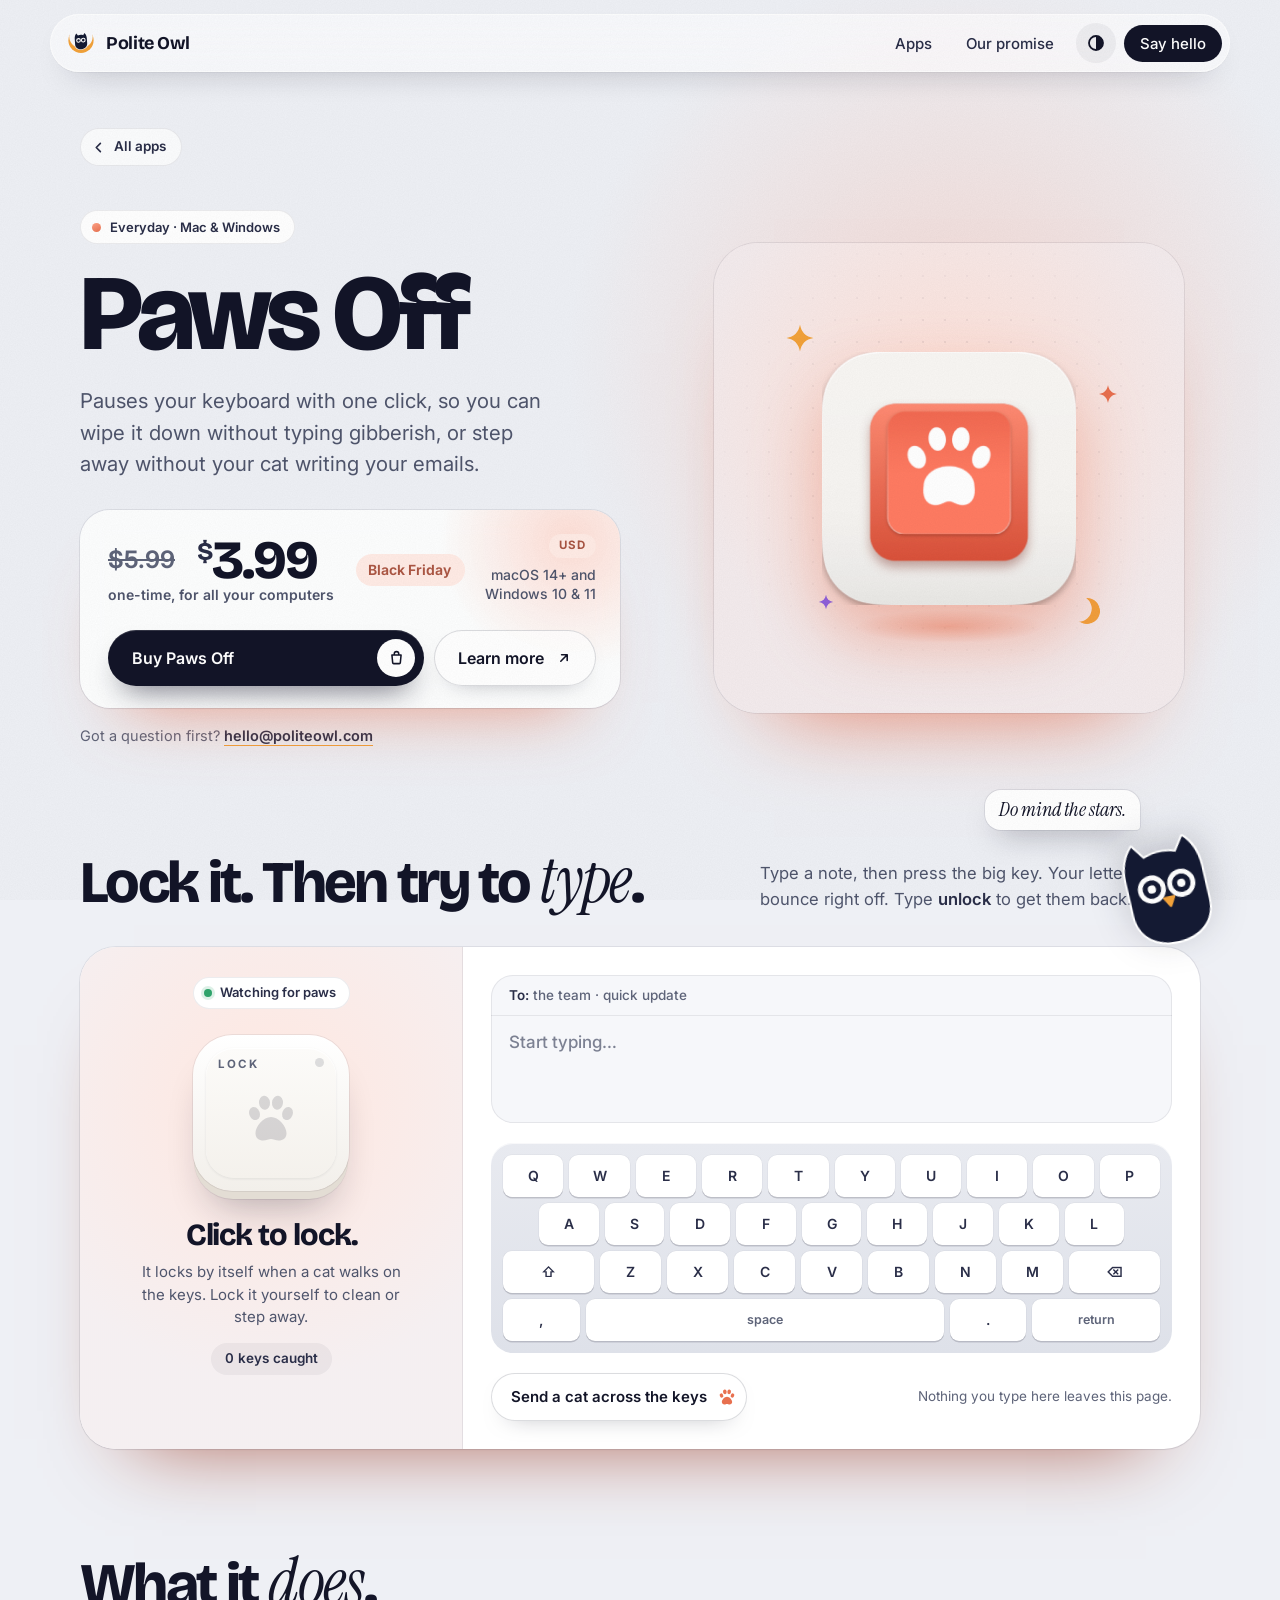
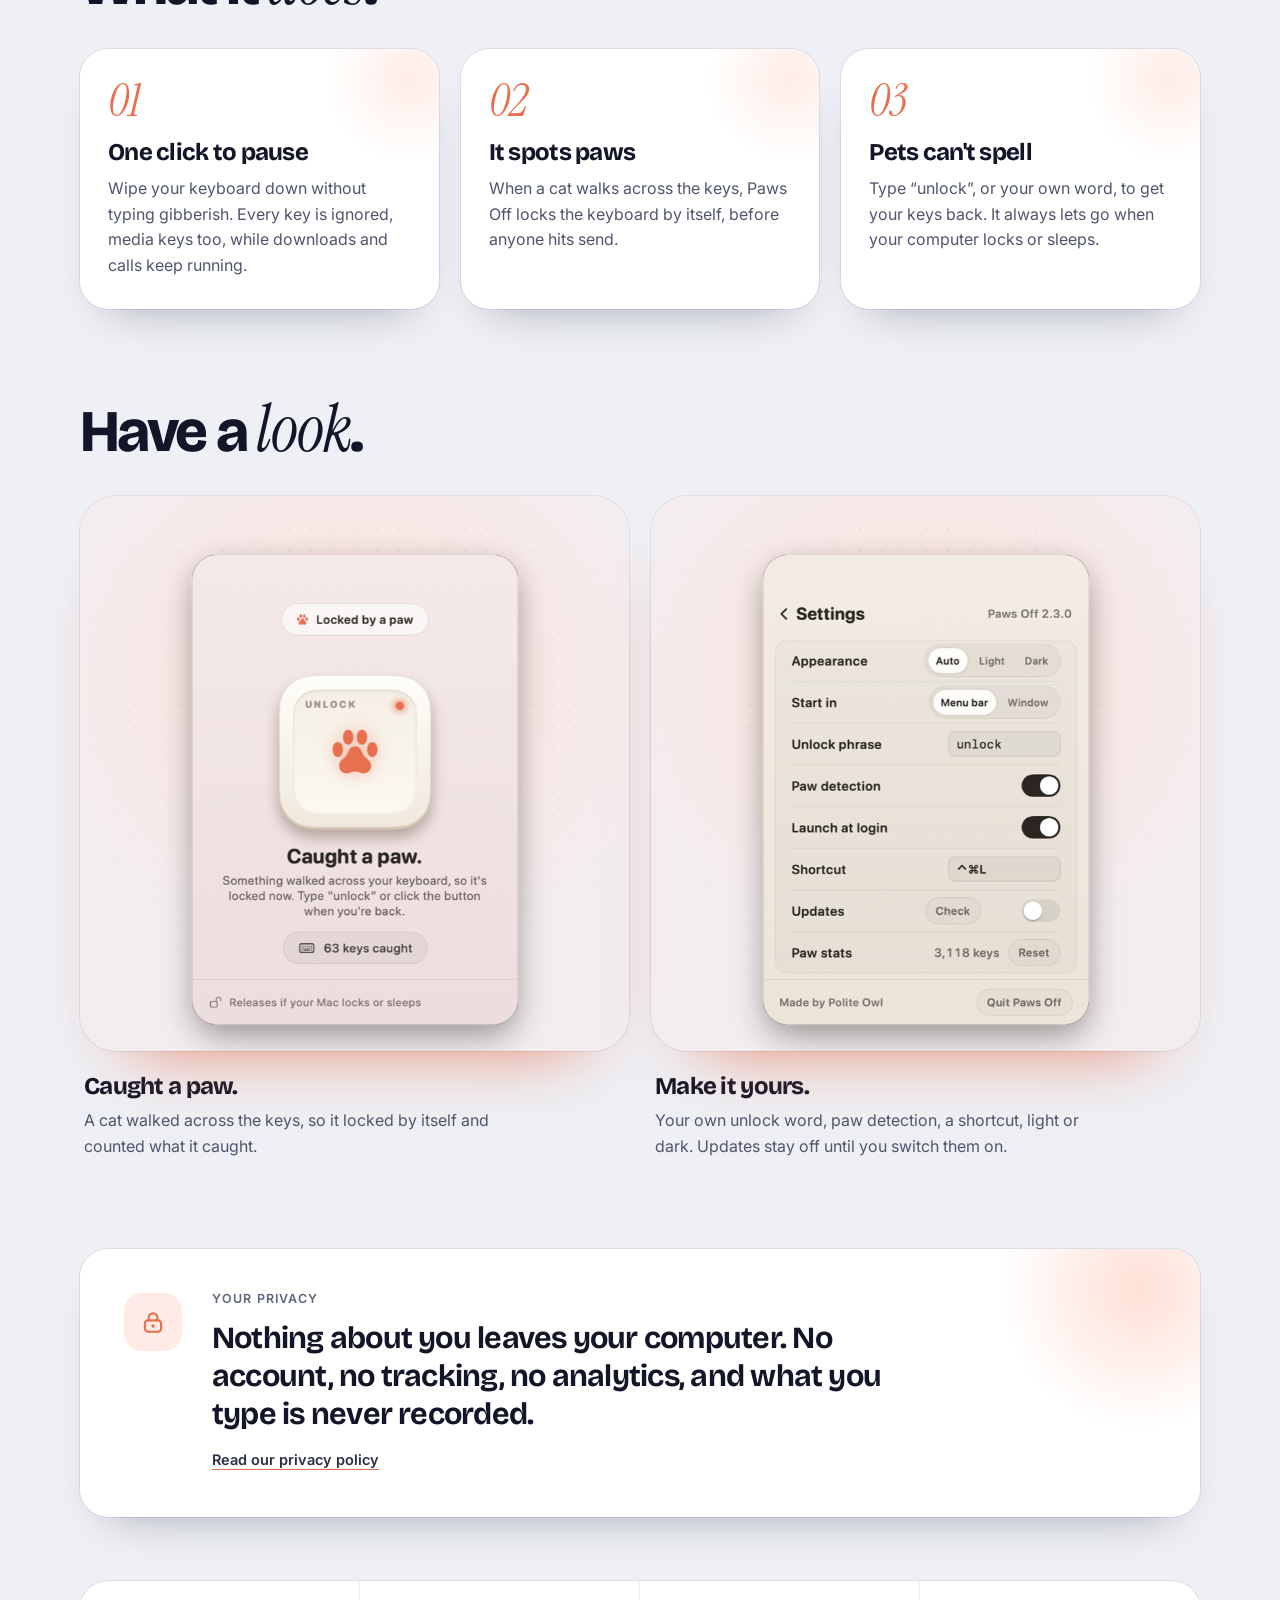
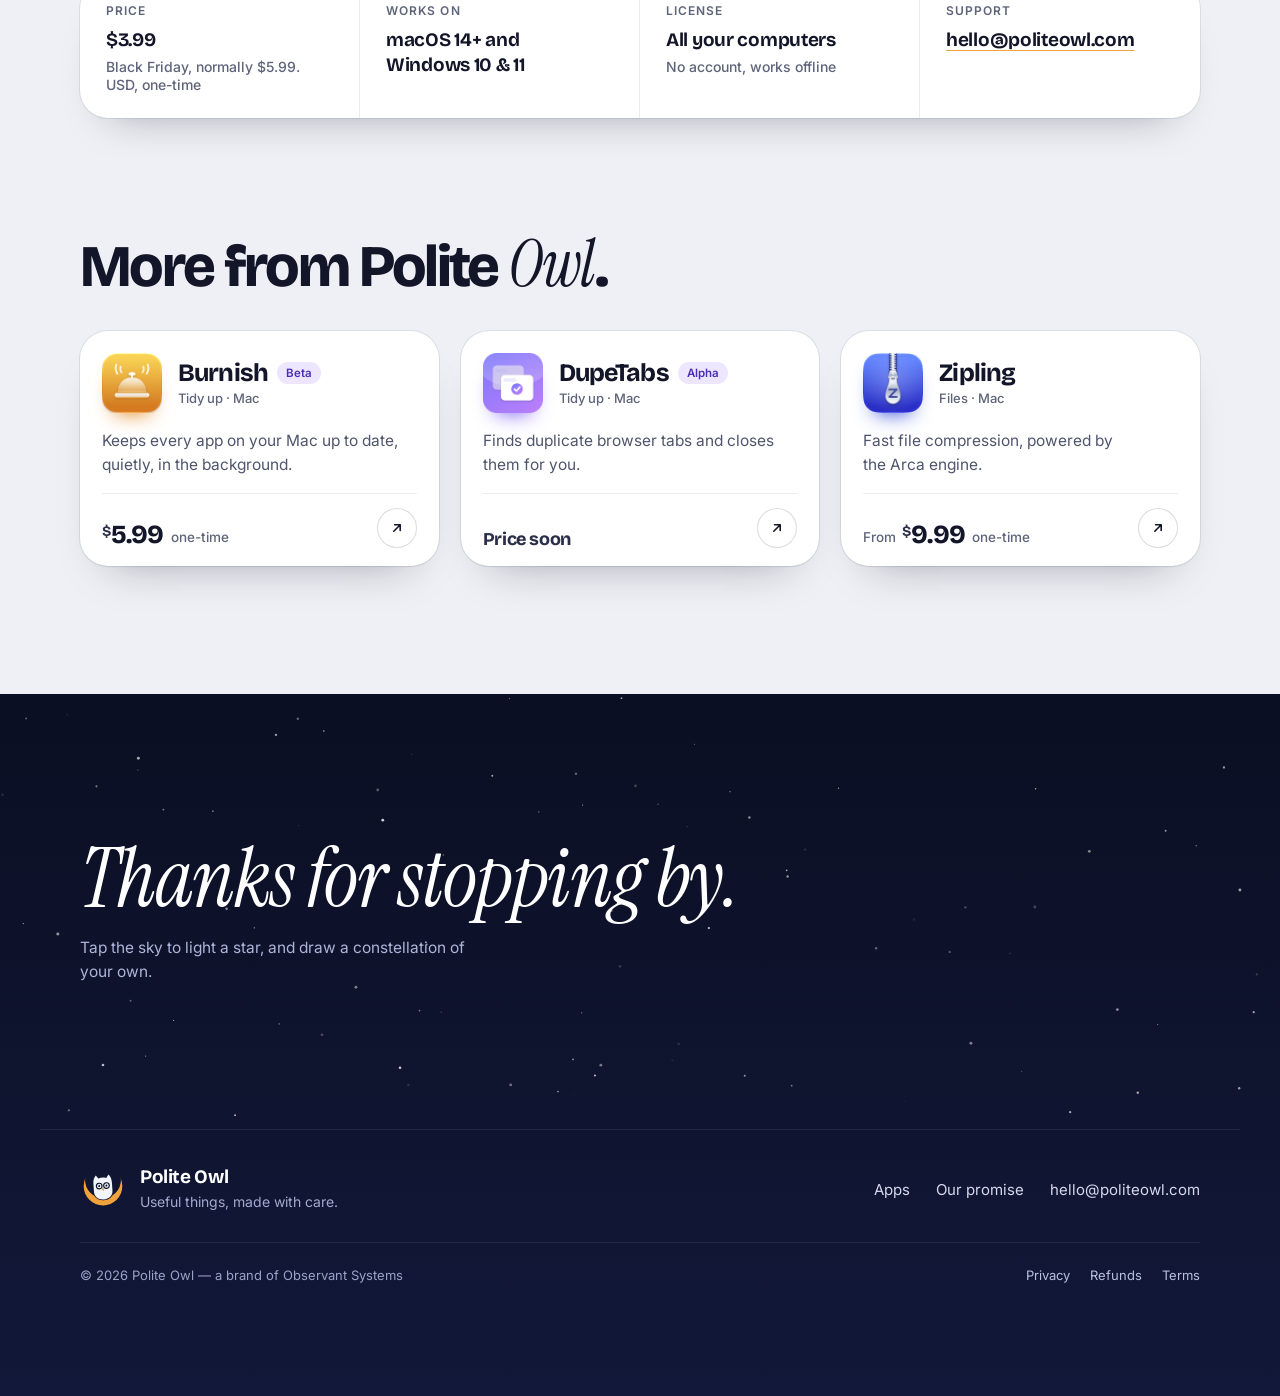
<file: apps/pawsoff.html>
<!doctype html>
<html lang="en">
<head>
<meta charset="utf-8">
<meta name="viewport" content="width=device-width, initial-scale=1, viewport-fit=cover">
<title>Paws Off — Polite Owl</title>
<meta name="description" content="Pauses your keyboard with one click, so you can wipe it down without typing gibberish, or step away without your cat writing your emails.">
<meta property="og:title" content="Paws Off — Polite Owl">
<meta property="og:description" content="Pauses your keyboard with one click, so you can wipe it down without typing gibberish, or step away without your cat writing your emails.">
<meta property="og:type" content="website">
<meta property="og:image" content="https://www.politeowl.com/assets/icons/pawsoff-512.png">
<meta name="theme-color" content="#EEF0F5">
<link rel="icon" href="../favicon.svg" type="image/svg+xml">
<link rel="icon" href="../favicon.ico" sizes="32x32">
<link rel="apple-touch-icon" href="../apple-touch-icon.png">
<link rel="preconnect" href="https://fonts.googleapis.com"><link rel="preconnect" href="https://fonts.gstatic.com" crossorigin>
<link href="https://fonts.googleapis.com/css2?family=Bricolage+Grotesque:opsz,wght@12..96,400..800&family=Instrument+Serif:ital@0;1&family=Inter:wght@400;500;600;700&display=swap" rel="stylesheet">
<link rel="stylesheet" href="../assets/home.css">
<link rel="stylesheet" href="../assets/app-page.css">
<link rel="stylesheet" href="../assets/pawsoff.css">
<link rel="stylesheet" href="../assets/theme.css">
<script>(function(d){var p="auto";try{p=localStorage.getItem("po-theme")||"auto"}catch(e){}var k=p==="dark"||(p==="auto"&&window.matchMedia&&matchMedia("(prefers-color-scheme: dark)").matches);d.setAttribute("data-theme-pref",p);d.setAttribute("data-theme",k?"dark":"light");var m=document.querySelector("meta[name=theme-color]");if(m)m.content=k?"#0D1124":"#EEF0F5"})(document.documentElement);document.documentElement.classList.add('js');setTimeout(function(){if(!window.__pg)document.documentElement.classList.remove('js')},3500)</script>
</head>
<body style="--c1:#FFA387;--c2:#E8704F">
<a class="skip" href="#main">Skip to content</a>

<header class="nav" id="nav">
  <a class="brand" href="../index.html" aria-label="Polite Owl, home"><svg viewBox="0 0 200 200" width="30" height="30" aria-hidden="true" focusable="false"><defs><mask id="m-nav"><rect width="200" height="200" fill="#fff"/><circle cx="100" cy="82" r="78" fill="#000"/><g transform="translate(28 37.8) scale(0.72)"><g transform="rotate(-4 100 110)"><path d="M44 78 C44 56 52 40 62 30 L76 50 C92 44 108 44 124 50 L138 30 C148 40 156 56 156 78 L156 128 C156 160 132 178 100 178 C68 178 44 160 44 128 Z" fill="#000" stroke="#000" stroke-width="10" stroke-linejoin="round"/></g></g></mask></defs><g transform="translate(0 -25)"><circle cx="100" cy="108" r="84" fill="#F2A23A" mask="url(#m-nav)"/><g transform="translate(28 37.8) scale(0.72)"><g transform="rotate(-4 100 110)"><path d="M44 78 C44 56 52 40 62 30 L76 50 C92 44 108 44 124 50 L138 30 C148 40 156 56 156 78 L156 128 C156 160 132 178 100 178 C68 178 44 160 44 128 Z" fill="#141A33"/><circle cx="78" cy="96" r="17" fill="none" stroke="#FFFFFF" stroke-width="10"/><circle cx="122" cy="96" r="17" fill="none" stroke="#FFFFFF" stroke-width="10"/></g></g></g></svg><span>Polite Owl</span></a>
  <nav aria-label="Main">
    <a href="../index.html#apps">Apps</a>
    <a href="../index.html#promise">Our promise</a>
    <button type="button" class="theme-btn" id="themeBtn" aria-label="Theme: Auto" title="Theme: Auto"><svg class="i-auto" viewBox="0 0 20 20" aria-hidden="true" focusable="false"><circle cx="10" cy="10" r="7" fill="none" stroke="currentColor" stroke-width="1.8"/><path d="M10 3a7 7 0 0 1 0 14z" fill="currentColor"/></svg><svg class="i-light" viewBox="0 0 20 20" aria-hidden="true" focusable="false"><circle cx="10" cy="10" r="3.6" fill="currentColor"/><path d="M10 1.8v2.1M10 16.1v2.1M1.8 10h2.1M16.1 10h2.1M4.2 4.2l1.5 1.5M14.3 14.3l1.5 1.5M4.2 15.8l1.5-1.5M14.3 5.7l1.5-1.5" stroke="currentColor" stroke-width="1.8" stroke-linecap="round"/></svg><svg class="i-dark" viewBox="0 0 20 20" aria-hidden="true" focusable="false"><path d="M16.4 12.6A7 7 0 0 1 7.4 3.6a7 7 0 1 0 9 9z" fill="currentColor"/></svg></button>
    <a class="nav-cta" href="mailto:hello@politeowl.com">Say hello</a>
  </nav>
</header>

<main id="main" class="app-main">
  <section class="app-hero" aria-labelledby="app-title">
    <div class="wrap">
      <a class="crumbs" href="../index.html#apps"><svg viewBox="0 0 20 20" width="15" height="15" aria-hidden="true"><path d="M12.5 4.5 7 10l5.5 5.5" fill="none" stroke="currentColor" stroke-width="2.2" stroke-linecap="round" stroke-linejoin="round"/></svg>All apps</a>
      <div class="app-grid">
        <div class="app-copy">
          <p class="app-kicker" data-reveal><i aria-hidden="true"></i>Everyday&nbsp;· Mac&nbsp;&amp;&nbsp;Windows</p>
          <div class="app-name" data-reveal><h1 id="app-title">Paws Off</h1></div>
          <p class="lede lede-long" data-reveal>Pauses your keyboard with one click, so you can wipe it down without typing gibberish, or step away without your cat writing your&nbsp;emails.</p>
          <div class="buy" id="buy" data-reveal>
            <div class="buy-row">
              <span class="price-big"><span class="amt"><s class="was">$5.99</s><b><span class="cur">$</span>3.99</b><span class="per">one-time, for all your computers</span></span></span>
              <span class="soon-tag sale-tag">Black Friday</span>
              <p class="buy-meta"><b>USD</b><span>macOS&nbsp;14+ and Windows&nbsp;10&nbsp;&amp;&nbsp;11</span></p>
            </div>
            <div class="buy-actions">
              <a class="btn btn-primary magnetic" href="https://checkout.dodopayments.com/buy/pdt_0NsBmFAsIXP3anSN6yEfi?quantity=1&amp;redirect_url=https%3A%2F%2Ftrypawsoff.app%2Fdownload%2F"><span>Buy Paws Off</span><span class="btn-icon" aria-hidden="true"><svg viewBox="0 0 20 20" width="17" height="17"><path d="M4.6 7h10.8l-.9 9.1a1.2 1.2 0 0 1-1.2 1.1H6.7a1.2 1.2 0 0 1-1.2-1.1zM7.4 7V5.7a2.6 2.6 0 0 1 5.2 0V7" fill="none" stroke="currentColor" stroke-width="1.8" stroke-linecap="round" stroke-linejoin="round"/></svg></span></a>
              <a class="btn btn-ghost magnetic" href="https://trypawsoff.app/" rel="noopener"><span>Learn more</span><span class="ghost-icon" aria-hidden="true"><svg viewBox="0 0 20 20" width="16" height="16"><path d="M6 14 14 6M7 6h7v7" fill="none" stroke="currentColor" stroke-width="2" stroke-linecap="round" stroke-linejoin="round"/></svg></span></a>
            </div>
          </div>
          <p class="buy-note" data-reveal>Got a question first? <a href="mailto:hello@politeowl.com?subject=Paws Off">hello@politeowl.com</a></p>
        </div>
        <div class="stage-big" data-reveal aria-hidden="true">
          <svg class="sb-star s1" viewBox="0 0 40 40" focusable="false"><path fill="#F2A23A" d="M20 2c1.8 10.4 7.6 16.2 18 18-10.4 1.8-16.2 7.6-18 18-1.8-10.4-7.6-16.2-18-18 10.4-1.8 16.2-7.6 18-18z"/></svg>
          <svg class="sb-star s2" viewBox="0 0 40 40" focusable="false"><path fill="#E8704F" d="M20 2c1.8 10.4 7.6 16.2 18 18-10.4 1.8-16.2 7.6-18 18-1.8-10.4-7.6-16.2-18-18 10.4-1.8 16.2-7.6 18-18z"/></svg>
          <svg class="sb-star s3" viewBox="0 0 40 40" focusable="false"><path fill="#7C5CF5" d="M20 2c1.8 10.4 7.6 16.2 18 18-10.4 1.8-16.2 7.6-18 18-1.8-10.4-7.6-16.2-18-18 10.4-1.8 16.2-7.6 18-18z"/></svg>
          <span class="sb-moon"></span>
          <div class="big-float"><img class="big-icon" src="../assets/icons/pawsoff-512.png" alt="" width="512" height="512" draggable="false"></div>
          <span class="sb-floor"></span>
        </div>
      </div>
    </div>
  </section>

  <section class="try" id="try" aria-labelledby="try-title" data-peek="Go on, try to type.">
    <div class="wrap">
      <div class="sec-head">
        <h2 id="try-title" data-reveal>Lock it. Then try to <span class="serif">type</span>.</h2>
        <p class="sec-sub" data-reveal>Type a note, then press the big key. Your letters bounce right off. Type <b>unlock</b> to get them back.</p>
      </div>
      <div class="desk" id="desk" data-reveal>
        <div class="desk-panel">
          <p class="desk-chip" id="deskChip"><i aria-hidden="true"></i><span>Watching for paws</span></p>
          <button class="lockkey" id="lockKey" type="button" aria-pressed="false" aria-label="Lock the keyboard"><span class="lk-face"><span class="lk-leg" id="lockLeg">Lock</span><span class="lk-dot"></span><svg viewBox="0 0 24 24" focusable="false"><g fill="currentColor"><ellipse cx="5.4" cy="10.2" rx="2.1" ry="2.7" transform="rotate(-20 5.4 10.2)"/><ellipse cx="9.4" cy="5.9" rx="2.2" ry="2.8" transform="rotate(-6 9.4 5.9)"/><ellipse cx="14.6" cy="5.9" rx="2.2" ry="2.8" transform="rotate(6 14.6 5.9)"/><ellipse cx="18.6" cy="10.2" rx="2.1" ry="2.7" transform="rotate(20 18.6 10.2)"/><path d="M12 11.6c-3 0-6.2 3.7-6.2 6.5 0 1.9 1.4 2.9 3.1 2.9 1.3 0 2.1-.6 3.1-.6s1.8.6 3.1.6c1.7 0 3.1-1 3.1-2.9 0-2.8-3.2-6.5-6.2-6.5z"/></g></svg></span></button>
          <p class="desk-title" id="deskTitle" aria-live="polite">Click to lock.</p>
          <p class="desk-sub" id="deskSub">It locks by itself when a cat walks on the keys. Lock it yourself to clean or step away.</p>
          <p class="desk-count" id="deskCount">0 keys caught</p>
        </div>
        <div class="desk-type">
          <label class="note"><span class="note-head"><b>To:</b> the team <span>· quick update</span></span><textarea id="deskNote" rows="3" placeholder="Start typing…" spellcheck="false" autocomplete="off" autocapitalize="off"></textarea></label>
          <div class="kb-wrap" aria-hidden="true"><div class="kb" id="kb"></div><div class="kb-walk" id="kbWalk"></div><p class="kb-held"><svg viewBox="0 0 24 24" focusable="false"><g fill="currentColor"><ellipse cx="5.4" cy="10.2" rx="2.1" ry="2.7" transform="rotate(-20 5.4 10.2)"/><ellipse cx="9.4" cy="5.9" rx="2.2" ry="2.8" transform="rotate(-6 9.4 5.9)"/><ellipse cx="14.6" cy="5.9" rx="2.2" ry="2.8" transform="rotate(6 14.6 5.9)"/><ellipse cx="18.6" cy="10.2" rx="2.1" ry="2.7" transform="rotate(20 18.6 10.2)"/><path d="M12 11.6c-3 0-6.2 3.7-6.2 6.5 0 1.9 1.4 2.9 3.1 2.9 1.3 0 2.1-.6 3.1-.6s1.8.6 3.1.6c1.7 0 3.1-1 3.1-2.9 0-2.8-3.2-6.5-6.2-6.5z"/></g></svg><span id="kbHeldText">Keys held by Paws Off</span></p></div>
          <div class="desk-foot">
            <button class="btn btn-ghost cat-btn" id="catBtn" type="button"><span>Send a cat across the keys</span><span class="ghost-icon" aria-hidden="true"><svg viewBox="0 0 24 24" focusable="false"><g fill="currentColor"><ellipse cx="5.4" cy="10.2" rx="2.1" ry="2.7" transform="rotate(-20 5.4 10.2)"/><ellipse cx="9.4" cy="5.9" rx="2.2" ry="2.8" transform="rotate(-6 9.4 5.9)"/><ellipse cx="14.6" cy="5.9" rx="2.2" ry="2.8" transform="rotate(6 14.6 5.9)"/><ellipse cx="18.6" cy="10.2" rx="2.1" ry="2.7" transform="rotate(20 18.6 10.2)"/><path d="M12 11.6c-3 0-6.2 3.7-6.2 6.5 0 1.9 1.4 2.9 3.1 2.9 1.3 0 2.1-.6 3.1-.6s1.8.6 3.1.6c1.7 0 3.1-1 3.1-2.9 0-2.8-3.2-6.5-6.2-6.5z"/></g></svg></span></button>
            <p class="desk-private">Nothing you type here leaves this page.</p>
          </div>
        </div>
      </div>
    </div>
  </section>

  <section class="feats" id="what" aria-labelledby="what-title" data-peek="Paws off, please.">
    <div class="wrap">
      <div class="sec-head"><h2 id="what-title" data-reveal>What it <span class="serif">does</span>.</h2></div>
      <ul class="feat-grid">
        <li class="feat" data-reveal><span class="feat-num" aria-hidden="true">01</span><h3>One click to pause</h3><p>Wipe your keyboard down without typing gibberish. Every key is ignored, media keys too, while downloads and calls keep&nbsp;running.</p></li>
        <li class="feat" data-reveal><span class="feat-num" aria-hidden="true">02</span><h3>It spots paws</h3><p>When a cat walks across the keys, Paws Off locks the keyboard by itself, before anyone hits&nbsp;send.</p></li>
        <li class="feat" data-reveal><span class="feat-num" aria-hidden="true">03</span><h3>Pets can&#x27;t spell</h3><p>Type “unlock”, or your own word, to get your keys back. It always lets go when your computer locks or&nbsp;sleeps.</p></li>
      </ul>
    </div>
  </section>

  <section class="shots" id="look" aria-labelledby="look-title">
    <div class="wrap">
      <div class="sec-head"><h2 id="look-title" data-reveal>Have a <span class="serif">look</span>.</h2></div>
      <ul class="shot-grid">
        <li class="shot" data-reveal>
          <div class="shot-stage">
            <img class="shot-img shot-light" src="../assets/shots/pawsoff-caught-a-paw-light.png" alt="Paws Off after locking itself: Caught a paw, 63 keys caught" width="864" height="1148" loading="lazy" decoding="async" draggable="false">
            <img class="shot-img shot-dark" src="../assets/shots/pawsoff-caught-a-paw-dark.png" alt="Paws Off after locking itself: Caught a paw, 63 keys caught" width="864" height="1148" loading="lazy" decoding="async" draggable="false">
          </div>
          <h3>Caught a paw.</h3>
          <p>A cat walked across the keys, so it locked by itself and counted what it&nbsp;caught.</p>
        </li>
        <li class="shot" data-reveal>
          <div class="shot-stage">
            <img class="shot-img shot-light" src="../assets/shots/pawsoff-settings-light.png" alt="Paws Off settings: appearance, unlock phrase, paw detection, launch at login, shortcut and updates" width="864" height="1148" loading="lazy" decoding="async" draggable="false">
            <img class="shot-img shot-dark" src="../assets/shots/pawsoff-settings-dark.png" alt="Paws Off settings: appearance, unlock phrase, paw detection, launch at login, shortcut and updates" width="864" height="1148" loading="lazy" decoding="async" draggable="false">
          </div>
          <h3>Make it yours.</h3>
          <p>Your own unlock word, paw detection, a shortcut, light or dark. Updates stay off until you switch them&nbsp;on.</p>
        </li>
      </ul>
    </div>
  </section>

  <section class="privacy-note" aria-labelledby="privacy-title">
    <div class="wrap">
      <div class="pn" data-reveal>
        <span class="pn-icon" aria-hidden="true"><svg viewBox="0 0 24 24" width="26" height="26" focusable="false"><rect x="4.5" y="10.5" width="15" height="10.5" rx="3" fill="none" stroke="currentColor" stroke-width="2"/><path d="M8 10.5V8a4 4 0 0 1 8 0v2.5" fill="none" stroke="currentColor" stroke-width="2" stroke-linecap="round"/><circle cx="12" cy="15.6" r="1.6" fill="currentColor"/></svg></span>
        <div class="pn-copy">
          <h2 id="privacy-title" class="pn-kicker">Your privacy</h2>
          <p class="pn-text">Nothing about you leaves your computer. No account, no tracking, no analytics, and what you type is never recorded.</p>
          <a class="pn-link" href="../privacy.html">Read our privacy policy</a>
        </div>
      </div>
    </div>
  </section>

  <section class="details" aria-label="Details">
    <div class="wrap">
      <dl class="facts" data-reveal>
        <div><dt>Price</dt><dd>$3.99<small>Black Friday, normally $5.99. USD,&nbsp;one-time</small></dd></div>
        <div><dt>Works on</dt><dd>macOS&nbsp;14+ and Windows&nbsp;10&nbsp;&amp;&nbsp;11</dd></div>
        <div><dt>License</dt><dd>All your computers<small>No account, works offline</small></dd></div>
        <div><dt>Support</dt><dd><a href="mailto:hello@politeowl.com?subject=Paws Off">hello@politeowl.com</a></dd></div>
      </dl>
    </div>
  </section>

  <section class="more" id="more" aria-labelledby="more-title" data-peek="After you.">
    <div class="wrap">
      <div class="sec-head"><h2 id="more-title" data-reveal>More from Polite <span class="serif">Owl</span>.</h2></div>
      <ul class="grid">
        <li class="card" data-reveal style="--c1:#FFC24D;--c2:#E2861B">
          <div class="card-in">
            <span class="card-glow" aria-hidden="true"></span>
            <div class="card-top">
              <span class="app-icon" aria-hidden="true"><img src="../assets/icons/burnish-256.png" alt="" width="60" height="60" draggable="false"></span>
              <div class="card-title">
                <div class="card-name"><h3><a class="card-link" href="burnish.html">Burnish</a></h3><span class="badge alpha">Beta</span></div>
                <div class="card-sub"><span class="cat">Tidy&nbsp;up&nbsp;· Mac</span></div>
              </div>
            </div>
            <p>Keeps every app on your Mac up to date, quietly, in the&nbsp;background.</p>
            <div class="card-foot"><span class="price"><span class="amt"><b><span class="cur">$</span>5.99</b><span class="per">one-time</span></span></span><span class="card-arrow" aria-hidden="true"><svg viewBox="0 0 20 20" width="16" height="16"><path d="M6 14 14 6M7 6h7v7" fill="none" stroke="currentColor" stroke-width="2" stroke-linecap="round" stroke-linejoin="round"/></svg></span></div>
          </div>
        </li>
        <li class="card" data-reveal style="--c1:#B49BFF;--c2:#7A5AF0">
          <div class="card-in">
            <span class="card-glow" aria-hidden="true"></span>
            <div class="card-top">
              <span class="app-icon" aria-hidden="true"><img src="../assets/icons/dupetabs-256.png" alt="" width="60" height="60" draggable="false"></span>
              <div class="card-title">
                <div class="card-name"><h3><a class="card-link" href="dupetabs.html">DupeTabs</a></h3><span class="badge alpha">Alpha</span></div>
                <div class="card-sub"><span class="cat">Tidy&nbsp;up&nbsp;· Mac</span></div>
              </div>
            </div>
            <p>Finds duplicate browser tabs and closes them for&nbsp;you.</p>
            <div class="card-foot"><span class="price tbd"><b>Price soon</b></span><span class="card-arrow" aria-hidden="true"><svg viewBox="0 0 20 20" width="16" height="16"><path d="M6 14 14 6M7 6h7v7" fill="none" stroke="currentColor" stroke-width="2" stroke-linecap="round" stroke-linejoin="round"/></svg></span></div>
          </div>
        </li>
        <li class="card" data-reveal style="--c1:#6F8BFF;--c2:#2F48D6">
          <div class="card-in">
            <span class="card-glow" aria-hidden="true"></span>
            <div class="card-top">
              <span class="app-icon" aria-hidden="true"><img src="../assets/icons/zipling-256.png" alt="" width="60" height="60" draggable="false"></span>
              <div class="card-title">
                <div class="card-name"><h3><a class="card-link" href="zipling.html">Zipling</a></h3></div>
                <div class="card-sub"><span class="cat">Files&nbsp;· Mac</span></div>
              </div>
            </div>
            <p>Fast file compression, powered by the Arca&nbsp;engine.</p>
            <div class="card-foot"><span class="price"><span class="from">From</span><span class="amt"><b><span class="cur">$</span>9.99</b><span class="per">one-time</span></span></span><span class="card-arrow" aria-hidden="true"><svg viewBox="0 0 20 20" width="16" height="16"><path d="M6 14 14 6M7 6h7v7" fill="none" stroke="currentColor" stroke-width="2" stroke-linecap="round" stroke-linejoin="round"/></svg></span></div>
          </div>
        </li>
      </ul>
    </div>
  </section>
</main>

<div class="buybar" id="buybar">
  <div class="bb-in">
    <img src="../assets/icons/pawsoff-256.png" alt="" width="40" height="40" draggable="false">
    <span class="bb-text"><b>Paws Off</b><span>$3.99 · Black Friday</span></span>
    <a class="bb-btn" href="https://checkout.dodopayments.com/buy/pdt_0NsBmFAsIXP3anSN6yEfi?quantity=1&amp;redirect_url=https%3A%2F%2Ftrypawsoff.app%2Fdownload%2F">Buy</a>
  </div>
</div>
<script src="../assets/pawsoff.js" defer></script>

<footer class="foot" id="foot" data-peek="Do mind the stars.">
  <div class="sky" id="sky">
    <canvas id="skyCanvas" aria-hidden="true"></canvas>
    <div class="wrap sky-copy">
      <p class="sky-line">Thanks for stopping by.</p>
      <p class="sky-hint">Tap the sky to light a star, and draw a constellation of your own.</p>
      <button type="button" class="sky-clear" id="skyClear" hidden>Clear the sky</button>
    </div>
  </div>
  <div class="wrap foot-inner">
    <div class="foot-brand"><svg viewBox="0 0 200 200" width="46" height="46" aria-hidden="true" focusable="false"><defs><mask id="m-foot"><rect width="200" height="200" fill="#fff"/><circle cx="100" cy="82" r="78" fill="#000"/><g transform="translate(28 37.8) scale(0.72)"><g transform="rotate(-4 100 110)"><path d="M44 78 C44 56 52 40 62 30 L76 50 C92 44 108 44 124 50 L138 30 C148 40 156 56 156 78 L156 128 C156 160 132 178 100 178 C68 178 44 160 44 128 Z" fill="#000" stroke="#000" stroke-width="10" stroke-linejoin="round"/></g></g></mask></defs><g transform="translate(0 -25)"><circle cx="100" cy="108" r="84" fill="#F2A23A" mask="url(#m-foot)"/><g transform="translate(28 37.8) scale(0.72)"><g transform="rotate(-4 100 110)"><path d="M44 78 C44 56 52 40 62 30 L76 50 C92 44 108 44 124 50 L138 30 C148 40 156 56 156 78 L156 128 C156 160 132 178 100 178 C68 178 44 160 44 128 Z" fill="#F1F5F9"/><circle cx="78" cy="96" r="17" fill="none" stroke="#0F172A" stroke-width="7"/><circle cx="122" cy="96" r="17" fill="none" stroke="#0F172A" stroke-width="7"/><circle cx="78" cy="96" r="6" fill="#0F172A"/><circle cx="122" cy="96" r="6" fill="#0F172A"/><path d="M93 113 L107 113 L100 125 Z" fill="#E8A33D" stroke="#E8A33D" stroke-width="4" stroke-linejoin="round"/></g></g></g></svg>
      <div><strong>Polite Owl</strong><span>Useful things, made with care.</span></div>
    </div>
    <nav aria-label="Footer">
      <a href="../index.html#apps">Apps</a>
      <a href="../index.html#promise">Our promise</a>
      <a href="mailto:hello@politeowl.com">hello@politeowl.com</a>
    </nav>
    <p class="legal"><span>© 2026 Polite Owl — a brand of Observant Systems</span><span class="legal-links"><a href="../privacy.html">Privacy</a><a href="../refunds.html">Refunds</a><a href="../terms.html">Terms</a></span></p>
  </div>
</footer>

<!-- the owl that peeks in now and then -->
<div class="peeker" id="peeker" aria-hidden="true">
  <div class="peek-bubble">Pardon me.</div>
  <svg class="peek-owl" viewBox="30 16 140 174" focusable="false"><g transform="rotate(-4 100 110)"><path d="M44 78 C44 56 52 40 62 30 L76 50 C92 44 108 44 124 50 L138 30 C148 40 156 56 156 78 L156 128 C156 160 132 178 100 178 C68 178 44 160 44 128 Z" fill="#141A33" stroke="#FFFFFF" stroke-width="6" stroke-linejoin="round" paint-order="stroke"/><circle class="pring" cx="78" cy="96" r="17" fill="none" stroke="#fff" stroke-width="7"/><circle class="pring" cx="122" cy="96" r="17" fill="none" stroke="#fff" stroke-width="7"/><circle id="peekPL" cx="78" cy="96" r="6" fill="#fff"/><circle id="peekPR" cx="122" cy="96" r="6" fill="#fff"/><path d="M93 113 L107 113 L100 125 Z" fill="#F2A23A" stroke="#F2A23A" stroke-width="4" stroke-linejoin="round"/></g></svg>
</div>

<canvas class="fx" id="fx" aria-hidden="true"></canvas>

<script src="../assets/home.js" defer></script>
</body>
</html>
</file>
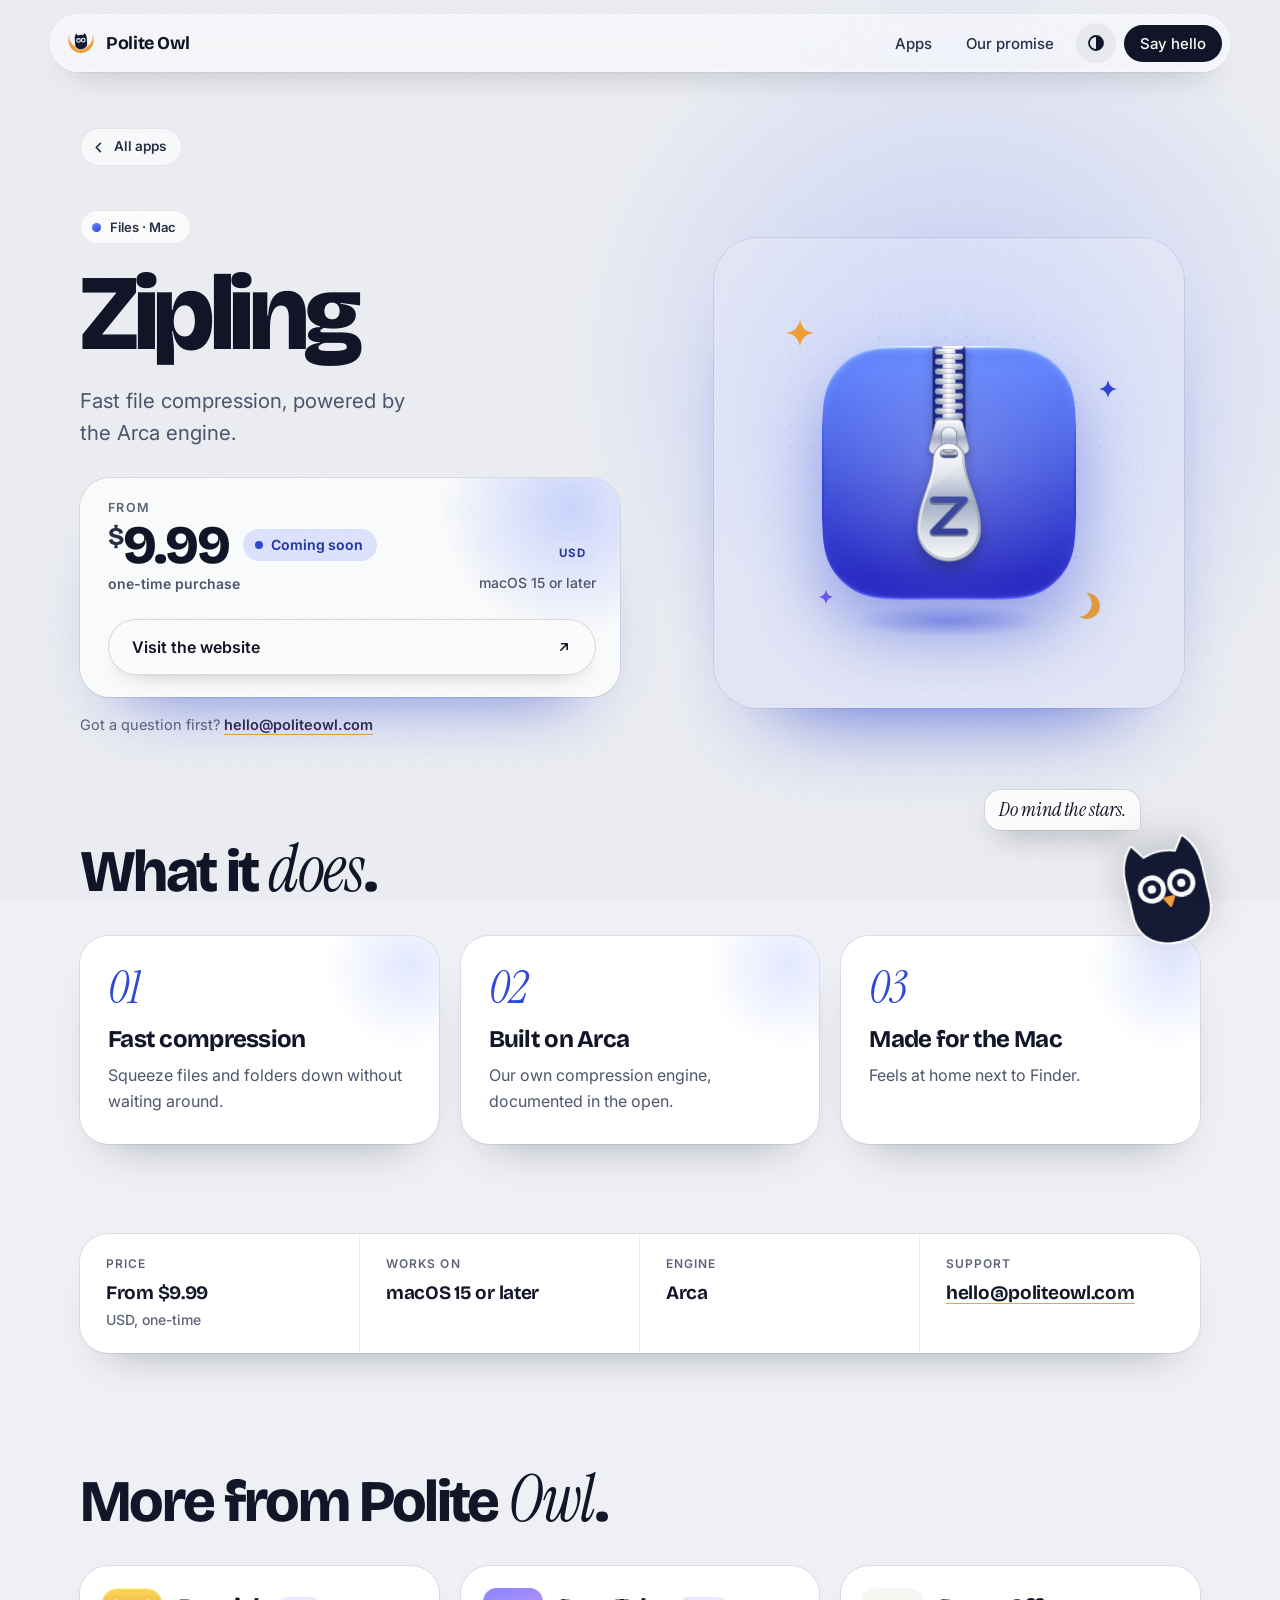
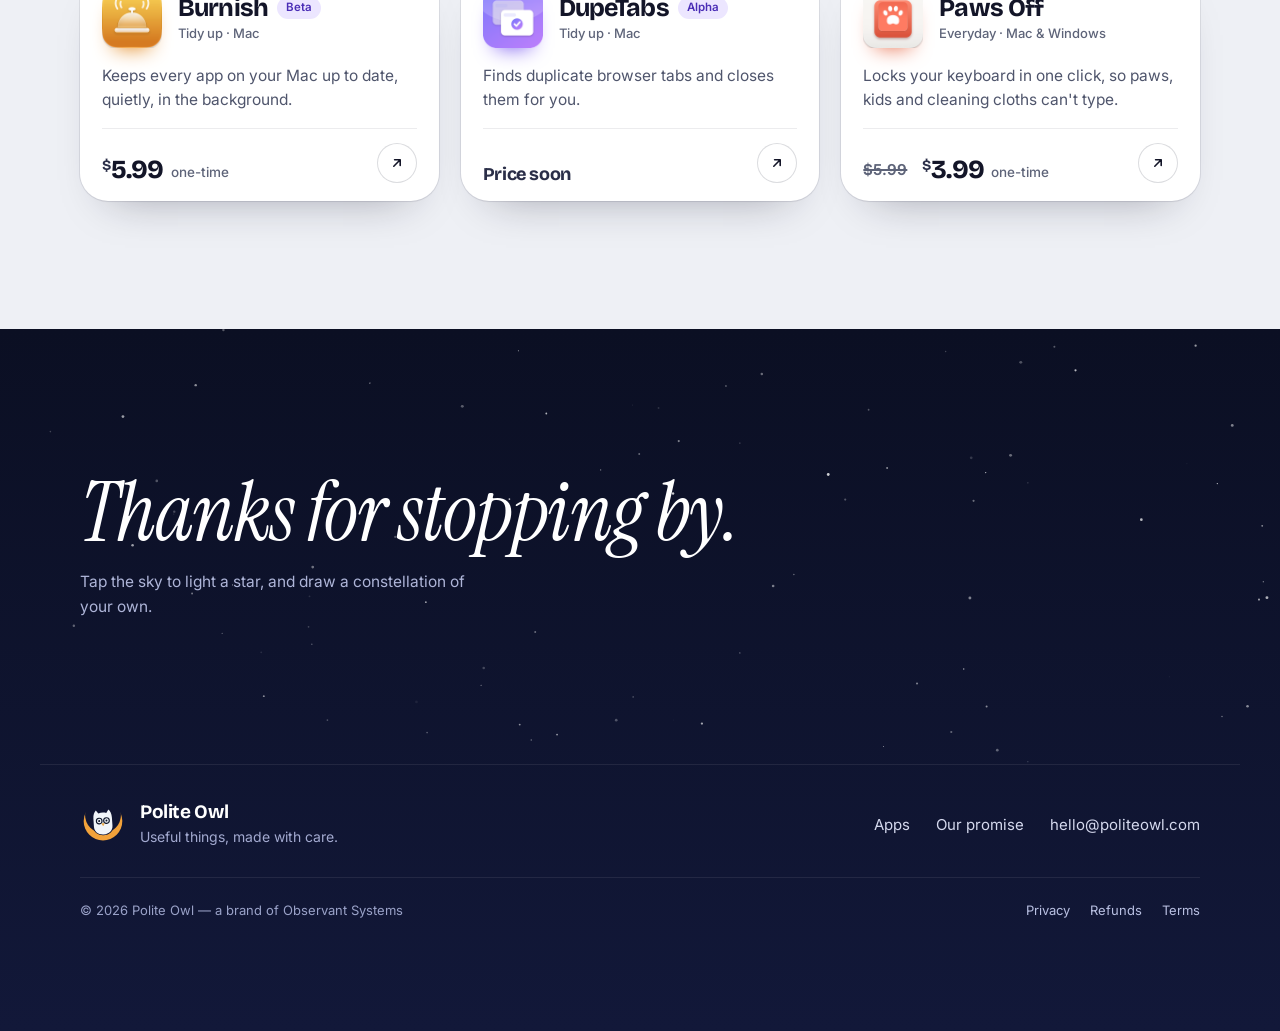
<file: apps/zipling.html>
<!doctype html>
<html lang="en">
<head>
<meta charset="utf-8">
<meta name="viewport" content="width=device-width, initial-scale=1, viewport-fit=cover">
<title>Zipling — Polite Owl</title>
<meta name="description" content="Fast file compression, powered by the Arca engine.">
<meta property="og:title" content="Zipling — Polite Owl">
<meta property="og:description" content="Fast file compression, powered by the Arca engine.">
<meta property="og:type" content="website">
<meta property="og:image" content="https://www.politeowl.com/assets/icons/zipling-512.png">
<meta name="theme-color" content="#EEF0F5">
<link rel="icon" href="../favicon.svg" type="image/svg+xml">
<link rel="icon" href="../favicon.ico" sizes="32x32">
<link rel="apple-touch-icon" href="../apple-touch-icon.png">
<link rel="preconnect" href="https://fonts.googleapis.com"><link rel="preconnect" href="https://fonts.gstatic.com" crossorigin>
<link href="https://fonts.googleapis.com/css2?family=Bricolage+Grotesque:opsz,wght@12..96,400..800&family=Instrument+Serif:ital@0;1&family=Inter:wght@400;500;600;700&display=swap" rel="stylesheet">
<link rel="stylesheet" href="../assets/home.css">
<link rel="stylesheet" href="../assets/app-page.css">
<link rel="stylesheet" href="../assets/theme.css">
<script>(function(d){var p="auto";try{p=localStorage.getItem("po-theme")||"auto"}catch(e){}var k=p==="dark"||(p==="auto"&&window.matchMedia&&matchMedia("(prefers-color-scheme: dark)").matches);d.setAttribute("data-theme-pref",p);d.setAttribute("data-theme",k?"dark":"light");var m=document.querySelector("meta[name=theme-color]");if(m)m.content=k?"#0D1124":"#EEF0F5"})(document.documentElement);document.documentElement.classList.add('js');setTimeout(function(){if(!window.__pg)document.documentElement.classList.remove('js')},3500)</script>
</head>
<body style="--c1:#6F8BFF;--c2:#2F48D6">
<a class="skip" href="#main">Skip to content</a>

<header class="nav" id="nav">
  <a class="brand" href="../index.html" aria-label="Polite Owl, home"><svg viewBox="0 0 200 200" width="30" height="30" aria-hidden="true" focusable="false"><defs><mask id="m-nav"><rect width="200" height="200" fill="#fff"/><circle cx="100" cy="82" r="78" fill="#000"/><g transform="translate(28 37.8) scale(0.72)"><g transform="rotate(-4 100 110)"><path d="M44 78 C44 56 52 40 62 30 L76 50 C92 44 108 44 124 50 L138 30 C148 40 156 56 156 78 L156 128 C156 160 132 178 100 178 C68 178 44 160 44 128 Z" fill="#000" stroke="#000" stroke-width="10" stroke-linejoin="round"/></g></g></mask></defs><g transform="translate(0 -25)"><circle cx="100" cy="108" r="84" fill="#F2A23A" mask="url(#m-nav)"/><g transform="translate(28 37.8) scale(0.72)"><g transform="rotate(-4 100 110)"><path d="M44 78 C44 56 52 40 62 30 L76 50 C92 44 108 44 124 50 L138 30 C148 40 156 56 156 78 L156 128 C156 160 132 178 100 178 C68 178 44 160 44 128 Z" fill="#141A33"/><circle cx="78" cy="96" r="17" fill="none" stroke="#FFFFFF" stroke-width="10"/><circle cx="122" cy="96" r="17" fill="none" stroke="#FFFFFF" stroke-width="10"/></g></g></g></svg><span>Polite Owl</span></a>
  <nav aria-label="Main">
    <a href="../index.html#apps">Apps</a>
    <a href="../index.html#promise">Our promise</a>
    <button type="button" class="theme-btn" id="themeBtn" aria-label="Theme: Auto" title="Theme: Auto"><svg class="i-auto" viewBox="0 0 20 20" aria-hidden="true" focusable="false"><circle cx="10" cy="10" r="7" fill="none" stroke="currentColor" stroke-width="1.8"/><path d="M10 3a7 7 0 0 1 0 14z" fill="currentColor"/></svg><svg class="i-light" viewBox="0 0 20 20" aria-hidden="true" focusable="false"><circle cx="10" cy="10" r="3.6" fill="currentColor"/><path d="M10 1.8v2.1M10 16.1v2.1M1.8 10h2.1M16.1 10h2.1M4.2 4.2l1.5 1.5M14.3 14.3l1.5 1.5M4.2 15.8l1.5-1.5M14.3 5.7l1.5-1.5" stroke="currentColor" stroke-width="1.8" stroke-linecap="round"/></svg><svg class="i-dark" viewBox="0 0 20 20" aria-hidden="true" focusable="false"><path d="M16.4 12.6A7 7 0 0 1 7.4 3.6a7 7 0 1 0 9 9z" fill="currentColor"/></svg></button>
    <a class="nav-cta" href="mailto:hello@politeowl.com">Say hello</a>
  </nav>
</header>

<main id="main" class="app-main">
  <section class="app-hero" aria-labelledby="app-title">
    <div class="wrap">
      <a class="crumbs" href="../index.html#apps"><svg viewBox="0 0 20 20" width="15" height="15" aria-hidden="true"><path d="M12.5 4.5 7 10l5.5 5.5" fill="none" stroke="currentColor" stroke-width="2.2" stroke-linecap="round" stroke-linejoin="round"/></svg>All apps</a>
      <div class="app-grid">
        <div class="app-copy">
          <p class="app-kicker" data-reveal><i aria-hidden="true"></i>Files&nbsp;· Mac</p>
          <div class="app-name" data-reveal><h1 id="app-title">Zipling</h1></div>
          <p class="lede" data-reveal>Fast file compression, powered by the Arca&nbsp;engine.</p>
          <div class="buy buy-soon" id="buy" data-reveal>
            <div class="buy-row">
              <span class="price-big"><span class="from">From</span><span class="amt"><b><span class="cur">$</span>9.99</b><span class="soon-tag"><i aria-hidden="true"></i><span class="sr-only">· </span>Coming soon</span></span><span class="per">one-time purchase</span></span>
              <p class="buy-meta"><b>USD</b><span>macOS&nbsp;15 or later</span></p>
            </div>
            <div class="buy-actions">
              <a class="btn btn-ghost magnetic" href="https://www.zipling.app/" rel="noopener"><span>Visit the website</span><span class="ghost-icon" aria-hidden="true"><svg viewBox="0 0 20 20" width="16" height="16"><path d="M6 14 14 6M7 6h7v7" fill="none" stroke="currentColor" stroke-width="2" stroke-linecap="round" stroke-linejoin="round"/></svg></span></a>
            </div>
          </div>
          <p class="buy-note" data-reveal>Got a question first? <a href="mailto:hello@politeowl.com?subject=Zipling">hello@politeowl.com</a></p>
        </div>
        <div class="stage-big" data-reveal aria-hidden="true">
          <svg class="sb-star s1" viewBox="0 0 40 40" focusable="false"><path fill="#F2A23A" d="M20 2c1.8 10.4 7.6 16.2 18 18-10.4 1.8-16.2 7.6-18 18-1.8-10.4-7.6-16.2-18-18 10.4-1.8 16.2-7.6 18-18z"/></svg>
          <svg class="sb-star s2" viewBox="0 0 40 40" focusable="false"><path fill="#2F48D6" d="M20 2c1.8 10.4 7.6 16.2 18 18-10.4 1.8-16.2 7.6-18 18-1.8-10.4-7.6-16.2-18-18 10.4-1.8 16.2-7.6 18-18z"/></svg>
          <svg class="sb-star s3" viewBox="0 0 40 40" focusable="false"><path fill="#7C5CF5" d="M20 2c1.8 10.4 7.6 16.2 18 18-10.4 1.8-16.2 7.6-18 18-1.8-10.4-7.6-16.2-18-18 10.4-1.8 16.2-7.6 18-18z"/></svg>
          <span class="sb-moon"></span>
          <div class="big-float"><img class="big-icon" src="../assets/icons/zipling-512.png" alt="" width="512" height="512" draggable="false"></div>
          <span class="sb-floor"></span>
        </div>
      </div>
    </div>
  </section>

  <section class="feats" id="what" aria-labelledby="what-title" data-peek="Neatly packed.">
    <div class="wrap">
      <div class="sec-head"><h2 id="what-title" data-reveal>What it <span class="serif">does</span>.</h2></div>
      <ul class="feat-grid">
        <li class="feat" data-reveal><span class="feat-num" aria-hidden="true">01</span><h3>Fast compression</h3><p>Squeeze files and folders down without waiting&nbsp;around.</p></li>
        <li class="feat" data-reveal><span class="feat-num" aria-hidden="true">02</span><h3>Built on Arca</h3><p>Our own compression engine, documented in the&nbsp;open.</p></li>
        <li class="feat" data-reveal><span class="feat-num" aria-hidden="true">03</span><h3>Made for the Mac</h3><p>Feels at home next to&nbsp;Finder.</p></li>
      </ul>
    </div>
  </section>

  <section class="details" aria-label="Details">
    <div class="wrap">
      <dl class="facts" data-reveal>
        <div><dt>Price</dt><dd>From $9.99<small>USD,&nbsp;one-time</small></dd></div>
        <div><dt>Works on</dt><dd>macOS&nbsp;15 or later</dd></div>
        <div><dt>Engine</dt><dd>Arca</dd></div>
        <div><dt>Support</dt><dd><a href="mailto:hello@politeowl.com?subject=Zipling">hello@politeowl.com</a></dd></div>
      </dl>
    </div>
  </section>

  <section class="more" id="more" aria-labelledby="more-title" data-peek="After you.">
    <div class="wrap">
      <div class="sec-head"><h2 id="more-title" data-reveal>More from Polite <span class="serif">Owl</span>.</h2></div>
      <ul class="grid">
        <li class="card" data-reveal style="--c1:#FFC24D;--c2:#E2861B">
          <div class="card-in">
            <span class="card-glow" aria-hidden="true"></span>
            <div class="card-top">
              <span class="app-icon" aria-hidden="true"><img src="../assets/icons/burnish-256.png" alt="" width="60" height="60" draggable="false"></span>
              <div class="card-title">
                <div class="card-name"><h3><a class="card-link" href="burnish.html">Burnish</a></h3><span class="badge alpha">Beta</span></div>
                <div class="card-sub"><span class="cat">Tidy&nbsp;up&nbsp;· Mac</span></div>
              </div>
            </div>
            <p>Keeps every app on your Mac up to date, quietly, in the&nbsp;background.</p>
            <div class="card-foot"><span class="price"><span class="amt"><b><span class="cur">$</span>5.99</b><span class="per">one-time</span></span></span><span class="card-arrow" aria-hidden="true"><svg viewBox="0 0 20 20" width="16" height="16"><path d="M6 14 14 6M7 6h7v7" fill="none" stroke="currentColor" stroke-width="2" stroke-linecap="round" stroke-linejoin="round"/></svg></span></div>
          </div>
        </li>
        <li class="card" data-reveal style="--c1:#B49BFF;--c2:#7A5AF0">
          <div class="card-in">
            <span class="card-glow" aria-hidden="true"></span>
            <div class="card-top">
              <span class="app-icon" aria-hidden="true"><img src="../assets/icons/dupetabs-256.png" alt="" width="60" height="60" draggable="false"></span>
              <div class="card-title">
                <div class="card-name"><h3><a class="card-link" href="dupetabs.html">DupeTabs</a></h3><span class="badge alpha">Alpha</span></div>
                <div class="card-sub"><span class="cat">Tidy&nbsp;up&nbsp;· Mac</span></div>
              </div>
            </div>
            <p>Finds duplicate browser tabs and closes them for&nbsp;you.</p>
            <div class="card-foot"><span class="price tbd"><b>Price soon</b></span><span class="card-arrow" aria-hidden="true"><svg viewBox="0 0 20 20" width="16" height="16"><path d="M6 14 14 6M7 6h7v7" fill="none" stroke="currentColor" stroke-width="2" stroke-linecap="round" stroke-linejoin="round"/></svg></span></div>
          </div>
        </li>
        <li class="card" data-reveal style="--c1:#FFA387;--c2:#E8704F">
          <div class="card-in">
            <span class="card-glow" aria-hidden="true"></span>
            <div class="card-top">
              <span class="app-icon" aria-hidden="true"><img src="../assets/icons/pawsoff-256.png" alt="" width="60" height="60" draggable="false"></span>
              <div class="card-title">
                <div class="card-name"><h3><a class="card-link" href="pawsoff.html">Paws Off</a></h3></div>
                <div class="card-sub"><span class="cat">Everyday&nbsp;· Mac&nbsp;&amp;&nbsp;Windows</span></div>
              </div>
            </div>
            <p>Locks your keyboard in one click, so paws, kids and cleaning cloths can&#x27;t&nbsp;type.</p>
            <div class="card-foot"><span class="price"><span class="amt"><s class="was">$5.99</s><b><span class="cur">$</span>3.99</b><span class="per">one-time</span></span></span><span class="card-arrow" aria-hidden="true"><svg viewBox="0 0 20 20" width="16" height="16"><path d="M6 14 14 6M7 6h7v7" fill="none" stroke="currentColor" stroke-width="2" stroke-linecap="round" stroke-linejoin="round"/></svg></span></div>
          </div>
        </li>
      </ul>
    </div>
  </section>
</main>



<footer class="foot" id="foot" data-peek="Do mind the stars.">
  <div class="sky" id="sky">
    <canvas id="skyCanvas" aria-hidden="true"></canvas>
    <div class="wrap sky-copy">
      <p class="sky-line">Thanks for stopping by.</p>
      <p class="sky-hint">Tap the sky to light a star, and draw a constellation of your own.</p>
      <button type="button" class="sky-clear" id="skyClear" hidden>Clear the sky</button>
    </div>
  </div>
  <div class="wrap foot-inner">
    <div class="foot-brand"><svg viewBox="0 0 200 200" width="46" height="46" aria-hidden="true" focusable="false"><defs><mask id="m-foot"><rect width="200" height="200" fill="#fff"/><circle cx="100" cy="82" r="78" fill="#000"/><g transform="translate(28 37.8) scale(0.72)"><g transform="rotate(-4 100 110)"><path d="M44 78 C44 56 52 40 62 30 L76 50 C92 44 108 44 124 50 L138 30 C148 40 156 56 156 78 L156 128 C156 160 132 178 100 178 C68 178 44 160 44 128 Z" fill="#000" stroke="#000" stroke-width="10" stroke-linejoin="round"/></g></g></mask></defs><g transform="translate(0 -25)"><circle cx="100" cy="108" r="84" fill="#F2A23A" mask="url(#m-foot)"/><g transform="translate(28 37.8) scale(0.72)"><g transform="rotate(-4 100 110)"><path d="M44 78 C44 56 52 40 62 30 L76 50 C92 44 108 44 124 50 L138 30 C148 40 156 56 156 78 L156 128 C156 160 132 178 100 178 C68 178 44 160 44 128 Z" fill="#F1F5F9"/><circle cx="78" cy="96" r="17" fill="none" stroke="#0F172A" stroke-width="7"/><circle cx="122" cy="96" r="17" fill="none" stroke="#0F172A" stroke-width="7"/><circle cx="78" cy="96" r="6" fill="#0F172A"/><circle cx="122" cy="96" r="6" fill="#0F172A"/><path d="M93 113 L107 113 L100 125 Z" fill="#E8A33D" stroke="#E8A33D" stroke-width="4" stroke-linejoin="round"/></g></g></g></svg>
      <div><strong>Polite Owl</strong><span>Useful things, made with care.</span></div>
    </div>
    <nav aria-label="Footer">
      <a href="../index.html#apps">Apps</a>
      <a href="../index.html#promise">Our promise</a>
      <a href="mailto:hello@politeowl.com">hello@politeowl.com</a>
    </nav>
    <p class="legal"><span>© 2026 Polite Owl — a brand of Observant Systems</span><span class="legal-links"><a href="../privacy.html">Privacy</a><a href="../refunds.html">Refunds</a><a href="../terms.html">Terms</a></span></p>
  </div>
</footer>

<!-- the owl that peeks in now and then -->
<div class="peeker" id="peeker" aria-hidden="true">
  <div class="peek-bubble">Pardon me.</div>
  <svg class="peek-owl" viewBox="30 16 140 174" focusable="false"><g transform="rotate(-4 100 110)"><path d="M44 78 C44 56 52 40 62 30 L76 50 C92 44 108 44 124 50 L138 30 C148 40 156 56 156 78 L156 128 C156 160 132 178 100 178 C68 178 44 160 44 128 Z" fill="#141A33" stroke="#FFFFFF" stroke-width="6" stroke-linejoin="round" paint-order="stroke"/><circle class="pring" cx="78" cy="96" r="17" fill="none" stroke="#fff" stroke-width="7"/><circle class="pring" cx="122" cy="96" r="17" fill="none" stroke="#fff" stroke-width="7"/><circle id="peekPL" cx="78" cy="96" r="6" fill="#fff"/><circle id="peekPR" cx="122" cy="96" r="6" fill="#fff"/><path d="M93 113 L107 113 L100 125 Z" fill="#F2A23A" stroke="#F2A23A" stroke-width="4" stroke-linejoin="round"/></g></svg>
</div>

<canvas class="fx" id="fx" aria-hidden="true"></canvas>

<script src="../assets/home.js" defer></script>
</body>
</html>
</file>
<file: assets/home.css>
/* Polite Owl — home page */
:root{
  --bg:#EEF0F5; --surface:#FFFFFF;
  --ink:#131528; --ink-2:#2A2E48; --muted:#4F556C; --soft:#5E6479;
  --line:rgba(19,21,40,.08); --line-2:rgba(19,21,40,.15);
  --amber:#F2A23A; --violet:#7C5CF5; --night:#0C1024;
  --display:"Bricolage Grotesque", Inter, system-ui, sans-serif;
  --serif:"Instrument Serif", Georgia, serif;
  --body:Inter, system-ui, -apple-system, "Segoe UI", sans-serif;
  --spring:cubic-bezier(.34,1.56,.64,1);
  --soft-spring:cubic-bezier(.3,1.3,.5,1);
  --out:cubic-bezier(.2,.8,.2,1);
  --r:28px;
}
*{box-sizing:border-box}
html{scroll-behavior:smooth;-webkit-text-size-adjust:100%}
body{margin:0;background:var(--bg);color:var(--ink);font:400 16px/1.6 var(--body);-webkit-font-smoothing:antialiased;overflow-x:clip}
/* film grain over everything */
body::after{content:"";position:fixed;inset:0;z-index:95;pointer-events:none;opacity:.05;background-image:url("data:image/svg+xml,%3Csvg xmlns='http://www.w3.org/2000/svg' width='180' height='180'%3E%3Cfilter id='n'%3E%3CfeTurbulence type='fractalNoise' baseFrequency='.85' numOctaves='3' stitchTiles='stitch'/%3E%3CfeColorMatrix values='0 0 0 0 0 0 0 0 0 0 0 0 0 0 0 0 0 0 .6 0'/%3E%3C/filter%3E%3Crect width='100%25' height='100%25' filter='url(%23n)'/%3E%3C/svg%3E")}
/* "Quiet by design" dims the room a little */
body::before{content:"";position:fixed;inset:0;z-index:56;pointer-events:none;background:radial-gradient(120% 90% at 50% 50%,rgba(19,21,40,0) 50%,rgba(19,21,40,.18));opacity:0;transition:opacity 1s var(--out)}
html.hush body::before{opacity:1}
h1,h2,h3,p{margin:0}
/* Line breaks: no word left hanging alone on the last line */
p,li,dd,blockquote,figcaption{text-wrap:pretty}
h1,h2,h3,h4,.cat,.legal span,.sky-line,.buy-meta span{text-wrap:balance}
.nowrap{white-space:nowrap}
a{color:inherit}
svg{display:block}
button{font:inherit;color:inherit}
:focus-visible{outline:3px solid var(--violet);outline-offset:3px;border-radius:14px}
.sr{position:absolute!important;width:1px;height:1px;padding:0;margin:-1px;overflow:hidden;clip:rect(0,0,0,0);white-space:nowrap;border:0}
.skip{position:absolute;left:-9999px;top:10px;z-index:100;background:var(--ink);color:#fff;padding:10px 16px;border-radius:12px;text-decoration:none;font-weight:600}
.skip:focus{left:12px}
.wrap{max-width:1200px;margin:0 auto;padding:0 clamp(20px,4vw,40px)}
.serif{font-family:var(--serif);font-style:italic;font-weight:400;letter-spacing:-.01em}
section[id],footer[id]{scroll-margin-top:84px}

/* ---------- floating nav ---------- */
.nav{position:fixed;z-index:50;top:14px;left:50%;transform:translateX(-50%);width:min(1180px,calc(100% - 28px));height:58px;display:flex;align-items:center;justify-content:space-between;gap:16px;padding:0 8px 0 16px;border-radius:999px;background:rgba(255,255,255,.62);-webkit-backdrop-filter:blur(18px) saturate(1.7);backdrop-filter:blur(18px) saturate(1.7);box-shadow:inset 0 0 0 1px rgba(255,255,255,.7),0 1px 0 rgba(19,21,40,.04),0 14px 34px -22px rgba(19,21,40,.45)}
.brand{display:flex;align-items:center;gap:10px;text-decoration:none;font:700 18px/1 var(--display);letter-spacing:-.02em;white-space:nowrap}
.nav nav{display:flex;align-items:center;gap:2px}
.nav nav a{padding:11px 16px;border-radius:999px;text-decoration:none;font:500 15px/1 var(--body);color:var(--ink-2);transition:background .3s var(--out),color .3s,transform .45s var(--spring)}
.nav nav a:hover{background:rgba(19,21,40,.06);color:var(--ink)}
.nav nav a.nav-cta{background:var(--ink);color:#fff;margin-left:6px}
.nav nav a.nav-cta:hover{background:#262A4D;transform:translateY(-1px) rotate(-1.5deg)}

/* ---------- hero ---------- */
.hero{position:relative;min-height:max(100svh,720px);overflow:hidden;isolation:isolate}
.hero-bg{position:absolute;inset:0;z-index:-1;background:
  radial-gradient(38% 50% at 73% 42%,rgba(242,162,58,.30),rgba(242,162,58,0) 70%),
  radial-gradient(44% 46% at 4% 2%,rgba(124,92,245,.13),rgba(124,92,245,0) 70%),
  radial-gradient(30% 30% at 96% 96%,rgba(105,180,255,.14),rgba(105,180,255,0) 70%),
  linear-gradient(180deg,#F4F5F9 0%,#EEF0F5 62%,#E6E9F1 100%)}
/* the "table" the toys sit on */
.hero-bg::after{content:"";position:absolute;left:0;right:0;bottom:0;height:170px;background:linear-gradient(180deg,rgba(19,21,40,0),rgba(19,21,40,.05));border-top:1px solid rgba(19,21,40,.06)}

.ornaments{position:absolute;inset:0;z-index:2;pointer-events:none}
.orn{position:absolute;top:0;transform-origin:50% 0;will-change:transform}
.orn svg{display:block;width:100%;height:auto;overflow:visible}
.orn-moon{right:clamp(40px,8vw,150px);width:clamp(240px,27vw,400px)}
.orn-moon svg{filter:drop-shadow(0 26px 30px rgba(19,21,40,.16))}
.orn-star-a{right:calc(clamp(40px,8vw,150px) + clamp(240px,27vw,400px) - 6px);width:34px}
.orn-star-b{right:clamp(14px,3vw,48px);width:26px}
.string{stroke:rgba(19,21,40,.30);stroke-width:1.25;vector-effect:non-scaling-stroke}
.owl-hit{position:absolute;left:8%;width:84%;top:57%;height:42%;border-radius:50%;border:0;padding:0;background:transparent;cursor:grab;pointer-events:auto;touch-action:none;-webkit-tap-highlight-color:transparent}
.owl-hit:active{cursor:grabbing}
.owl-hit:focus-visible{outline-offset:6px;border-radius:50%}

.bubble{position:absolute;z-index:8;left:0;top:0;padding:10px 16px 12px;border-radius:18px 18px 4px 18px;background:#fff;color:var(--ink);font:400 22px/1 var(--serif);font-style:italic;white-space:nowrap;box-shadow:0 0 0 1px var(--line),0 16px 34px -16px rgba(19,21,40,.5);pointer-events:none;opacity:0;scale:.5;transform-origin:100% 100%;transition:opacity .2s,scale .5s var(--spring)}
.bubble.on{opacity:1;scale:1}

.hero-copy{position:relative;z-index:3;margin-left:clamp(20px,6vw,96px);padding-top:clamp(120px,17vh,170px);width:min(780px,56vw)}
html.js .hero-copy>*{animation:rise .95s var(--soft-spring) both}
html.js .hero-copy>:nth-child(1){animation-delay:.1s}
html.js .hero-copy>:nth-child(2){animation-delay:.18s}
html.js .hero-copy>:nth-child(3){animation-delay:.3s}
html.js .hero-copy>:nth-child(4){animation-delay:.4s}
html.js .hero-copy>:nth-child(5){animation-delay:.55s}
.eyebrow{display:inline-flex;align-items:center;gap:10px;height:36px;padding:0 16px 0 12px;border-radius:999px;background:rgba(255,255,255,.78);box-shadow:inset 0 0 0 1px var(--line),0 8px 22px -16px rgba(19,21,40,.45);font:600 13.5px/1 var(--body);letter-spacing:.01em;color:var(--ink-2)}
.eyebrow-moon{width:15px;height:15px;border-radius:50%;box-shadow:inset -4px -3px 0 0 var(--amber);transform:rotate(-20deg)}
.hero h1{font:780 clamp(50px,7vw,108px)/.95 var(--display);letter-spacing:-.045em;margin-top:22px;color:var(--ink)}
.hero h1 .hl{position:relative;display:inline-block;font-size:1.12em;line-height:.8;padding:0 .05em 0 .02em;letter-spacing:-.02em}
.squiggle{position:absolute;left:0;right:0;bottom:-.16em;width:100%;height:.24em;overflow:visible}
.squiggle path{fill:none;stroke:var(--amber);stroke-width:7;stroke-linecap:round;vector-effect:non-scaling-stroke}
html.js .squiggle path{stroke-dasharray:1;stroke-dashoffset:1;animation:draw 1.1s 1s var(--out) forwards}
.lede{font-size:clamp(17px,1.4vw,20px);line-height:1.55;color:var(--muted);max-width:38ch;margin-top:24px}

.actions{display:flex;flex-wrap:wrap;gap:12px;margin-top:30px}
.btn{position:relative;display:inline-flex;white-space:nowrap;align-items:center;gap:12px;height:56px;padding:0 24px;border-radius:999px;font:600 16px/1 var(--body);text-decoration:none;border:0;cursor:pointer;transform:translate(var(--mx,0px),var(--my,0px)) scale(var(--ms,1));transition:transform .55s var(--spring),background .3s,box-shadow .3s}
.btn:active{--ms:.95}
.btn-primary{padding-right:9px;background:var(--ink);color:#fff;box-shadow:inset 0 1px 0 rgba(255,255,255,.14),0 16px 30px -14px rgba(19,21,40,.65)}
.btn-primary:hover{background:#23284A}
.btn-icon{display:grid;place-items:center;width:38px;height:38px;border-radius:50%;background:#fff;color:var(--ink);transition:transform .55s var(--spring)}
.btn-primary:hover .btn-icon{transform:translateY(3px) rotate(-8deg)}
.btn-ghost{background:rgba(255,255,255,.82);color:var(--ink);box-shadow:inset 0 0 0 1px var(--line-2),0 10px 24px -18px rgba(19,21,40,.5)}
.btn-ghost:hover{background:#fff}

.toybar{display:flex;flex-wrap:wrap;align-items:center;gap:12px 18px;margin-top:30px}
html:not(.js) .toybar{display:none}
.toyhint{display:flex;align-items:center;gap:8px;font:400 21px/1.15 var(--serif);font-style:italic;color:var(--ink-2)}
.toyhint-arrow{width:34px;height:34px;flex:none;color:var(--amber);transform:translateY(9px)}
.toybtns{display:flex;gap:8px}
.toybtn{display:inline-flex;align-items:center;gap:7px;height:38px;padding:0 15px 0 12px;border-radius:999px;border:0;background:rgba(255,255,255,.72);box-shadow:inset 0 0 0 1px var(--line-2);font:600 13.5px/1 var(--body);color:var(--ink);cursor:pointer;transition:transform .5s var(--spring),background .2s}
.toybtn:hover{background:#fff;transform:translateY(-2px) rotate(-2deg)}
.toybtn:nth-child(2):hover{transform:translateY(-2px) rotate(2deg)}
.toybtn:active{transform:scale(.93)}

/* ---------- the toys ---------- */
.toys{position:absolute;inset:0;z-index:4;pointer-events:none}
.toy{position:absolute;left:0;top:0;width:var(--w,100px);height:var(--w,100px);pointer-events:auto;touch-action:none;user-select:none;-webkit-user-select:none;-webkit-user-drag:none;-webkit-tap-highlight-color:transparent;cursor:grab;text-decoration:none;color:inherit;opacity:0;filter:drop-shadow(0 14px 12px rgba(19,21,40,.16)) drop-shadow(0 2px 2px rgba(19,21,40,.14));transition:opacity .35s}
.toy.live{opacity:1}
.toy.off{display:none}
.toy.grabbed{cursor:grabbing;z-index:3}
.toy-body{position:absolute;inset:0;display:grid;place-items:center;transition:opacity .5s,filter .5s}
.toy.dim .toy-body{opacity:.35;filter:grayscale(1)}
.app .toy-body,.app-icon{border-radius:22.5%}
.app .toy-body img,.app-icon img{display:block;width:100%;height:100%;-webkit-user-drag:none;user-select:none;-webkit-user-select:none;pointer-events:none}
.app .toy-body{filter:drop-shadow(0 12px 14px rgba(19,21,40,.2))}
.toy-label{position:absolute;left:50%;bottom:calc(100% + 12px);transform:translate(-50%,6px);padding:8px 12px;border-radius:999px;background:var(--ink);color:#fff;font:600 13px/1 var(--body);white-space:nowrap;opacity:0;pointer-events:none;transition:opacity .2s,transform .4s var(--spring)}
@media (hover:hover){.toy:hover .toy-label{opacity:1;transform:translate(-50%,0)}}
.toy.grabbed .toy-label{opacity:0}
.soon .toy-body{border-radius:27%;border:2.5px dashed rgba(19,21,40,.28);background:rgba(255,255,255,.6);color:var(--soft);font:500 calc(var(--w) * .45)/1 var(--display)}
.ball .toy-body{border-radius:50%;background:radial-gradient(circle at 34% 30%,#FFE0A6,var(--amber) 52%,#D7821A)}
.ball.violet .toy-body{background:radial-gradient(circle at 34% 30%,#C8BAFF,var(--violet) 52%,#4F2FD0)}
.ball.small .toy-body{background:radial-gradient(circle at 34% 30%,#FFC4B3,#FF7A59 55%,#DD4A2B)}
.ring .toy-body{border-radius:50%;background:radial-gradient(circle,transparent 0 33%,#141A33 34% 100%)}
.star .toy-body svg,.crescent .toy-body svg{width:100%;height:100%;overflow:visible}
.toy.poke .toy-body{animation:poke .5s var(--out)}

/* no JS: the toys simply sit on the floor */
html:not(.js) .toys{top:auto;bottom:18px;display:flex;flex-wrap:wrap;align-items:flex-end;justify-content:center;gap:16px;padding:0 20px}
html:not(.js) .toy{position:relative;opacity:1;--w:92px}
html:not(.js) .toy.shape{--w:40px}

/* ---------- shelf ---------- */
.shelf{position:relative;padding:clamp(96px,11vw,150px) 0 clamp(70px,8vw,110px)}
.shelf-head{display:flex;flex-wrap:wrap;align-items:flex-end;justify-content:space-between;gap:28px 40px;margin-bottom:40px}
h2{font:760 clamp(44px,5.4vw,78px)/.98 var(--display);letter-spacing:-.045em}
h2 .serif{font-size:1.1em;letter-spacing:-.02em}
.count{margin-top:14px;font:500 15px/1 var(--body);color:var(--soft)}
.filters{display:flex;flex-direction:column;align-items:flex-end;gap:12px;max-width:100%}
html:not(.js) .filters{display:none}
.seg{position:relative;display:inline-flex;padding:5px;border-radius:999px;background:#fff;box-shadow:0 0 0 1px var(--line),0 12px 26px -20px rgba(19,21,40,.5)}
.seg button{position:relative;z-index:1;height:42px;padding:0 22px;border:0;background:none;border-radius:999px;font:600 14.5px/1 var(--body);color:var(--soft);cursor:pointer;transition:color .35s}
.seg button:hover{color:var(--ink)}
.seg button[aria-pressed="true"]{color:#fff}
.seg-ind,.chip-ind{position:absolute;z-index:0;left:0;top:0;width:0;height:0;border-radius:999px;background:var(--ink);box-shadow:0 8px 18px -10px rgba(19,21,40,.7)}
.chips-wrap{max-width:calc(100% + 12px);overflow-x:auto;scrollbar-width:none;padding:4px 6px;margin:-4px -6px}
.chips-wrap::-webkit-scrollbar{display:none}
.chips{position:relative;display:flex;gap:8px;width:max-content}
.chip{position:relative;z-index:1;height:42px;padding:0 17px;border-radius:999px;border:0;background:rgba(255,255,255,.66);box-shadow:inset 0 0 0 1px var(--line-2);font:600 14.5px/1 var(--body);color:var(--ink-2);cursor:pointer;transition:color .35s,background .35s,box-shadow .35s,transform .5s var(--spring)}
.chip:hover{transform:translateY(-2px)}
.chip[aria-pressed="true"]{color:#fff;background:var(--ink);box-shadow:none}
.filters.ready .chip[aria-pressed="true"]{background:transparent}
/* no filter row while there's only one kind of thing on the shelf */
.chips[hidden],.chips-wrap:has(.chips[hidden]){display:none}

.grid{position:relative;list-style:none;margin:0;padding:0;display:grid;grid-template-columns:repeat(3,1fr);gap:22px}
.card{position:relative;perspective:1000px}
.card[hidden]{display:none}
.card-in{position:relative;height:100%;display:flex;flex-direction:column;padding:22px 22px 18px;border-radius:var(--r);background:#fff;box-shadow:0 0 0 1px var(--line),0 1px 2px rgba(19,21,40,.04),0 24px 44px -30px rgba(19,21,40,.4);transform-style:preserve-3d;transition:transform .7s var(--spring),box-shadow .45s var(--out);overflow:hidden}
.card:hover .card-in{box-shadow:0 0 0 1px var(--line-2),0 34px 60px -30px rgba(19,21,40,.5)}
.card:focus-within .card-in{box-shadow:0 0 0 3px var(--violet),0 34px 60px -30px rgba(19,21,40,.5)}
.card-glow{position:absolute;z-index:-1;left:var(--gx,85%);top:var(--gy,0%);width:340px;height:340px;border-radius:50%;background:radial-gradient(circle,var(--c1),transparent 62%);opacity:0;transform:translate(-50%,-50%);transition:opacity .5s;pointer-events:none}
.card:hover .card-glow,.card:focus-within .card-glow{opacity:.26}
/* nothing between the card and its link is positioned, so the link's cover spans the whole card */
.card-top{display:flex;align-items:center;gap:16px}
.app-icon{position:relative;flex:none;display:grid;place-items:center;width:60px;height:60px;box-shadow:0 12px 20px -12px var(--c2);transition:transform .6s var(--spring)}
.card:hover .app-icon{transform:translateZ(30px) rotate(-6deg) scale(1.06)}
.card-title{min-width:0}
.card-name{display:flex;flex-wrap:wrap;align-items:center;gap:6px 9px}
.card-name .badge{height:22px;padding:0 9px;font-size:11.5px}
.card-sub{display:flex;align-items:center;margin-top:6px}
.card-arrow{flex:none;display:grid;place-items:center;width:40px;height:40px;border-radius:50%;box-shadow:inset 0 0 0 1px var(--line-2);color:var(--ink);transition:transform .55s var(--spring),background .3s,color .3s,box-shadow .3s}
.card:hover .card-arrow,.card:focus-within .card-arrow{transform:rotate(45deg);background:var(--ink);color:#fff;box-shadow:none}
.card h3{font:740 25px/1.05 var(--display);letter-spacing:-.035em}
/* the price on a card: big enough to read at a glance */
.price{display:flex;align-items:flex-end;gap:6px;color:var(--ink)}
.price .amt{display:flex;align-items:flex-end;gap:7px}
.price b{display:flex;align-items:flex-start;font:740 26px/1 var(--display);letter-spacing:-.03em}
.price .per{margin-bottom:3px;font:500 13.5px/1 var(--body);color:var(--soft)}
.price .cur{font-size:.56em;line-height:1;margin:.12em .04em 0 0;color:var(--ink-2)}
.price .from{margin-bottom:3px;font:500 13.5px/1 var(--body);color:var(--soft)}
.price.tbd b{font-size:18px;letter-spacing:-.02em;color:var(--ink-2)}
.card-link{color:inherit;text-decoration:none}
.card-link::after{content:"";position:absolute;inset:0;z-index:4}
.card-in{isolation:isolate}
.card-link:focus-visible{outline:none}
.card p{position:relative;margin-top:16px;font-size:15.5px;line-height:1.55;color:var(--muted);flex:1}
.card-foot{position:relative;display:flex;align-items:flex-end;justify-content:space-between;gap:10px;margin-top:16px;padding-top:14px;border-top:1px solid var(--line)}
.card.soon .card-foot{align-items:center;min-height:55px}
.badges{display:flex;flex-wrap:wrap;gap:6px}
.badge{display:inline-flex;align-items:center;height:27px;padding:0 11px;border-radius:999px;font:600 12.5px/1 var(--body)}
.badge.free{background:#DCF5E7;color:#14613C}
.badge.paid{background:#FDEBD3;color:#874A0B}
.badge.oss{background:#E6E9F8;color:#323D78}
.badge.price{background:#FDEBD3;color:#874A0B}
.badge.alpha{background:#ECE6FF;color:#4A2DB6}
.badge.soon{background:rgba(19,21,40,.07);color:var(--ink-2)}
.cat{font:500 13px/1 var(--body);color:var(--soft)}
.card.soon .card-in{background:rgba(255,255,255,.35);box-shadow:none;border:2px dashed rgba(19,21,40,.16)}
.soon-icon{background:rgba(255,255,255,.85);box-shadow:inset 0 0 0 1px var(--line-2);color:var(--soft);font:500 32px/1 var(--display)}
.soon-icon::before{display:none}
.card.soon:hover .soon-icon{animation:wobble .9s var(--out);transform:none}
.text-link{position:relative;z-index:5;font-weight:600;font-size:15px;color:var(--ink);text-underline-offset:4px}
.text-link:hover{text-decoration-color:var(--amber);text-decoration-thickness:2px}

.empty{text-align:center;padding:40px 0 10px}
.empty p{max-width:30ch;margin-left:auto;margin-right:auto;text-wrap:balance}
.empty-owl{width:78px;height:auto;margin:0 auto 16px}
.ep{animation:look 3.2s ease-in-out infinite}
.empty p{color:var(--muted);font-size:17px}
.empty .btn{margin-top:18px}

/* ---------- promise ---------- */
.promise{padding:clamp(40px,6vw,70px) 0 clamp(110px,12vw,170px)}
.promise-head{display:flex;flex-wrap:wrap;justify-content:space-between;align-items:flex-end;gap:16px 40px;margin-bottom:40px}
.promise-sub{color:var(--muted);font-size:18px;max-width:30ch}
.pgrid{list-style:none;margin:0;padding:0;display:grid;grid-template-columns:repeat(3,1fr);gap:22px}
.pcard{display:flex;flex-direction:column;border-radius:var(--r);background:#fff;box-shadow:0 0 0 1px var(--line),0 24px 44px -30px rgba(19,21,40,.4);overflow:hidden}
.stage{position:relative;height:250px;display:grid;place-items:center;overflow:hidden}
.p-quiet .stage{background:radial-gradient(120% 110% at 50% 100%,#FFE3BC,#FFF6E9)}
.p-lock .stage{background:radial-gradient(120% 110% at 50% 100%,#DED6FF,#F4F1FF)}
.p-fair .stage{background:radial-gradient(120% 110% at 50% 100%,#CDEFDD,#EEF9F3)}
.stage-tag{position:absolute;z-index:4;left:16px;top:16px;display:inline-flex;align-items:center;height:30px;padding:0 13px;border-radius:999px;background:rgba(255,255,255,.8);box-shadow:inset 0 0 0 1px var(--line);font:600 12.5px/1 var(--body);color:var(--ink-2);pointer-events:none;transition:background .3s}
.stage-btn{position:absolute;inset:0;z-index:3;border:0;padding:0;background:transparent;cursor:pointer;border-radius:0}
.stage-btn:focus-visible,.pan-btn:focus-visible{outline-offset:-8px;border-radius:22px}
.pbody{padding:24px 26px 28px}
.pcard h3{font:740 24px/1.1 var(--display);letter-spacing:-.03em}
.pcard p{margin-top:10px;color:var(--muted)}

/* quiet */
.bell{position:relative;z-index:1;width:150px;height:150px;overflow:visible}
.bell-swing{transform-origin:70px 30px;animation:ring 2.6s ease-in-out infinite}
.w{transform-box:fill-box;transform-origin:center;transition:opacity .45s,transform .6s var(--out)}
.w2{opacity:.55}
.noise{position:absolute;z-index:2;min-width:27px;height:27px;padding:0 8px;border-radius:999px;background:#FF5B4A;color:#fff;font:700 13px/27px var(--body);text-align:center;box-shadow:0 8px 16px -8px rgba(255,91,74,.9);animation:bob 1.9s ease-in-out infinite;transition:transform .5s var(--spring),opacity .3s}
.n1{left:calc(50% + 30px);top:58px}
.n2{left:calc(50% - 78px);top:84px;animation-delay:-.5s}
.n3{left:calc(50% + 62px);top:132px;animation-delay:-1s}
.n4{left:calc(50% - 50px);top:166px;animation-delay:-1.4s}
.shh{position:absolute;left:0;right:0;bottom:16px;text-align:center;font:400 34px/1 var(--serif);font-style:italic;color:var(--ink-2);opacity:0;transform:translateY(10px);transition:opacity .5s,transform .7s var(--spring);pointer-events:none}
.hushed .bell-swing{animation:none}
.hushed .w{opacity:0;transform:scale(.4)}
.hushed .noise{animation:none;transform:scale(0) rotate(-30deg);opacity:0}
.hushed .n2{transition-delay:.05s}.hushed .n3{transition-delay:.1s}.hushed .n4{transition-delay:.15s}
.hushed .shh{opacity:1;transform:none}
.hushed .stage-tag{background:#fff}

/* lock */
.lock{position:relative;z-index:1;width:132px;height:132px;overflow:visible}
.shackle{transform:translate(0,-15px);transition:transform .6s var(--spring)}
.p-lock:not(.locked) .stage:hover .shackle{transform:translate(0,-19px)}
.locked .shackle{transform:none}
.lock-g{transform-origin:60px 104px}
.clunk .lock-g{animation:clunk .55s var(--out)}
.orbit{position:absolute;left:50%;top:50%;width:0;height:0;animation:spin 16s linear infinite}
.orbit i{position:absolute;left:-7px;top:-7px;width:14px;height:14px;border-radius:5px;background:var(--dc);transform:rotate(var(--a)) translateX(var(--rad,92px)) rotate(calc(-1 * var(--a)));transition:transform .75s var(--spring),opacity .45s;transition-delay:calc(var(--k) * 45ms)}
.locked .orbit i{transform:rotate(var(--a)) translateX(0) scale(.2);opacity:0}
.pulse{position:absolute;left:50%;top:56%;width:160px;height:160px;border-radius:50%;border:2px solid var(--violet);opacity:0;transform:translate(-50%,-50%);pointer-events:none}
.clunk .pulse{animation:pulse 1s var(--out)}

/* fair */
.scales{position:relative;z-index:1;width:260px;height:auto;overflow:visible;margin-top:18px}
.scales text{font:600 13px var(--body);fill:var(--ink-2)}
.coin ellipse{fill:var(--amber);stroke:#C47A17;stroke-width:1.5}
.coin{animation:coin .65s var(--out) both}
.spill .coin{animation:none;transition:transform .55s ease-in,opacity .45s;transform:translateY(70px);opacity:0}
.pan-btn{position:absolute;top:0;bottom:0;width:50%;z-index:3;border:0;padding:0;background:transparent;cursor:pointer}
.pan-btn-l{left:0}.pan-btn-r{right:0}

/* ---------- footer sky ---------- */
.foot{position:relative;background:linear-gradient(180deg,#0B0F23 0%,#121839 100%);color:#C9CEE6;padding-bottom:110px;overflow:hidden}
.sky{position:relative;height:clamp(320px,34vw,440px);cursor:crosshair;-webkit-tap-highlight-color:transparent}
.sky canvas{position:absolute;inset:0;width:100%;height:100%;display:block}
.sky-copy{position:relative;height:100%;display:flex;flex-direction:column;justify-content:center;align-items:flex-start;pointer-events:none}
.sky-line{font:400 clamp(44px,6.4vw,92px)/1 var(--serif);font-style:italic;color:#fff;letter-spacing:-.015em}
.sky-hint{margin-top:16px;color:#AEB5D8;font-size:15.5px;max-width:42ch}
html:not(.js) .sky-hint{display:none}
.sky-clear{pointer-events:auto;margin-top:16px;height:38px;padding:0 16px;border-radius:999px;border:0;background:rgba(255,255,255,.1);box-shadow:inset 0 0 0 1px rgba(255,255,255,.18);color:#fff;font:600 13.5px/1 var(--body);cursor:pointer;transition:background .2s}
.sky-clear:hover{background:rgba(255,255,255,.18)}
.foot-inner{position:relative;display:grid;grid-template-columns:1fr auto;gap:28px;align-items:center;padding-top:36px;border-top:1px solid rgba(255,255,255,.08)}
.foot-brand{display:flex;align-items:center;gap:14px}
.foot-brand strong{display:block;font:700 19px/1.2 var(--display);letter-spacing:-.02em;color:#fff}
.foot-brand span{font-size:14px;color:#A3AAD0}
.foot nav{display:flex;flex-wrap:wrap;gap:6px 26px}
.foot nav a{color:#D5D9EE;text-decoration:none;font-size:15px}
.foot nav a:hover{color:#fff;text-decoration:underline;text-decoration-color:var(--amber);text-underline-offset:5px}
.foot :focus-visible{outline-color:#fff}
.legal{grid-column:1/-1;display:flex;flex-wrap:wrap;justify-content:space-between;gap:10px 24px;padding-top:22px;border-top:1px solid rgba(255,255,255,.08);font-size:13px;color:#9AA2C8}
.legal-links{display:flex;flex-wrap:wrap;gap:6px 20px}
.legal-links a{color:#B9C0E2;text-decoration:none}
.legal-links a:hover{color:#fff;text-decoration:underline;text-decoration-color:var(--amber);text-underline-offset:4px}

/* ---------- peeking owl ---------- */
.peeker{position:fixed;right:clamp(18px,5vw,64px);bottom:0;z-index:45;width:96px;height:100px;pointer-events:none}
.peek-owl{position:absolute;left:0;bottom:0;width:96px;height:auto;transform:translateY(110%);transition:transform .75s var(--spring);pointer-events:auto;cursor:pointer;filter:drop-shadow(0 -6px 18px rgba(19,21,40,.2))}
.peeker.on .peek-owl{transform:translateY(42%) rotate(-9deg)}
.peek-bubble{position:absolute;right:76px;bottom:70px;padding:9px 14px 11px;border-radius:16px 16px 4px 16px;background:#fff;color:var(--ink);font:400 20px/1 var(--serif);font-style:italic;white-space:nowrap;box-shadow:0 0 0 1px var(--line),0 14px 30px -14px rgba(19,21,40,.5);opacity:0;scale:.5;transform-origin:100% 100%;transition:opacity .2s,scale .45s var(--spring)}
.peeker.on .peek-bubble{opacity:1;scale:1;transition-delay:.3s}
html:not(.js) .peeker{display:none}

.fx{position:fixed;inset:0;width:100vw;height:100vh;z-index:60;pointer-events:none}


/* ---------- why us: build it yourself, or just use it ---------- */
.why{padding:clamp(30px,5vw,60px) 0 clamp(70px,9vw,120px)}
.why-head{display:flex;flex-wrap:wrap;justify-content:space-between;align-items:flex-end;gap:16px 40px;margin-bottom:40px}
.why-head h2{max-width:12ch}
.why-sub{color:var(--muted);font-size:18px;max-width:34ch}
.vs{display:grid;grid-template-columns:1fr auto 1fr;gap:18px;align-items:stretch}
.vs-or{align-self:center;display:grid;place-items:center;width:58px;height:58px;border-radius:50%;background:#fff;box-shadow:inset 0 0 0 1px var(--line),0 12px 24px -16px rgba(19,21,40,.5);font:italic 400 27px/1 var(--serif);color:var(--ink-2);padding-bottom:4px}
.path .pbody{flex:1}
.pcard .path-kicker{margin:0 0 10px;font:600 12px/1 var(--body);letter-spacing:.09em;text-transform:uppercase;color:var(--soft)}
.path-owl{box-shadow:0 0 0 2px var(--amber),0 30px 60px -34px rgba(19,21,40,.55)}
.path-owl .path-kicker{color:#B26A08}
.ticks{list-style:none;margin:16px 0 0;padding:0;display:grid;gap:11px}
.ticks li{position:relative;padding-left:32px;color:var(--ink-2);line-height:1.45}
.ticks li::before{content:"";position:absolute;left:0;top:.1em;width:21px;height:21px;border-radius:50%}
.ticks-diy li::before{background:#F1F2F6 url("data:image/svg+xml,%3Csvg xmlns='http://www.w3.org/2000/svg' viewBox='0 0 21 21'%3E%3Cpath d='M6 11.5c1.5-2.4 3-2.4 4.5 0s3 2.4 4.5 0' fill='none' stroke='%235E6479' stroke-width='2' stroke-linecap='round'/%3E%3C/svg%3E") center/21px no-repeat;box-shadow:inset 0 0 0 1.5px var(--line-2)}
.ticks-owl li::before{background:#2FB67C url("data:image/svg+xml,%3Csvg xmlns='http://www.w3.org/2000/svg' viewBox='0 0 21 21'%3E%3Cpath d='M6 11l3 3 6-6.5' fill='none' stroke='white' stroke-width='2.4' stroke-linecap='round' stroke-linejoin='round'/%3E%3C/svg%3E") center/21px no-repeat}

/* the do-it-yourself bench: busy, and it never quite stops */
.path-diy .stage{background:linear-gradient(rgba(19,21,40,.05) 1px,transparent 1px) 0 0/22px 22px,linear-gradient(90deg,rgba(19,21,40,.05) 1px,transparent 1px) 0 0/22px 22px,#F3F4F8}
.meter{position:absolute;right:16px;top:16px;z-index:2;display:flex;flex-direction:column;align-items:flex-end;padding:9px 13px;border-radius:14px;background:#fff;box-shadow:inset 0 0 0 1px var(--line),0 10px 20px -16px rgba(19,21,40,.5)}
.meter-label{font:600 10.5px/1 var(--body);letter-spacing:.08em;text-transform:uppercase;color:var(--soft)}
.meter-num{margin-top:6px;font:750 21px/1 var(--display);letter-spacing:-.02em;font-variant-numeric:tabular-nums;color:#C2410C}
.path-diy.jolt .meter{animation:bump .45s var(--spring)}
.bug{position:absolute;left:18px;top:64px;width:38px;z-index:1;animation:crawl 10s linear infinite}
.bug svg{width:100%;height:auto}
.prompts{position:absolute;right:16px;bottom:16px;left:30%;z-index:2;margin:0;padding:0;list-style:none;display:flex;flex-direction:column;align-items:flex-end;gap:7px}
.prompts li{max-width:100%;padding:9px 14px;border-radius:16px 16px 4px 16px;background:var(--ink);color:#fff;font:500 13.5px/1.3 var(--body);box-shadow:0 10px 20px -14px rgba(19,21,40,.7);transform-origin:100% 100%;transition:opacity .4s var(--out),transform .4s var(--out);animation:pop .5s var(--spring) backwards}
.prompts li:not(:last-child){opacity:.5}
.prompts li.out{opacity:0;transform:translateY(-10px) scale(.92)}
html.hush .bug{animation-play-state:paused}

/* the Polite Owl way: calm, and it just opens */
.path-owl .stage{place-items:start center;padding-top:50px;background:radial-gradient(120% 110% at 50% 100%,#D6E9FF,#F3F8FF)}
.win{position:relative;width:min(78%,300px);border-radius:16px;background:#fff;padding:12px 16px 10px;box-shadow:inset 0 0 0 1px var(--line),0 24px 40px -24px rgba(19,21,40,.45)}
.win-bar{display:flex;gap:6px;margin-bottom:10px}
.win-bar i{width:9px;height:9px;border-radius:50%;background:#DADDE6}
.win-row{display:flex;align-items:center;gap:11px;padding:8px 0;border-top:1px solid var(--line)}
.win-row b{display:block;height:8px;width:var(--w,60%);border-radius:4px;background:#E6E8EF}
.tick{flex:none;width:20px;height:20px;border-radius:50%;background:#2FB67C url("data:image/svg+xml,%3Csvg xmlns='http://www.w3.org/2000/svg' viewBox='0 0 20 20'%3E%3Cpath d='M5.5 10.5l3 3 6-6.5' fill='none' stroke='white' stroke-width='2.4' stroke-linecap='round' stroke-linejoin='round'/%3E%3C/svg%3E") center/20px no-repeat}
.help{position:absolute;right:16px;bottom:14px;z-index:2;display:flex;align-items:flex-end;gap:8px}
.help-owl{width:34px;height:auto;flex:none}
.help span{padding:9px 14px;border-radius:16px 16px 16px 4px;background:#fff;color:var(--ink);font:600 13.5px/1.2 var(--body);box-shadow:inset 0 0 0 1px var(--line),0 12px 24px -14px rgba(19,21,40,.55);white-space:nowrap}
.path-owl.play .win{animation:winIn .75s var(--soft-spring) backwards}
.path-owl.play .tick{animation:tickIn .5s var(--spring) backwards}
.path-owl.play .win-row:nth-child(2) .tick{animation-delay:.45s}
.path-owl.play .win-row:nth-child(3) .tick{animation-delay:.7s}
.path-owl.play .win-row:nth-child(4) .tick{animation-delay:.95s}
.path-owl.play .help{animation:helpIn .6s var(--spring) 1.35s backwards}

.why-foot{display:flex;flex-wrap:wrap;align-items:center;justify-content:space-between;gap:18px 32px;margin-top:30px;padding:14px 14px 14px 32px;border-radius:999px;background:#fff;box-shadow:0 0 0 1px var(--line),0 24px 44px -30px rgba(19,21,40,.4)}
.why-foot p{font:650 20px/1.3 var(--display);letter-spacing:-.02em}

@keyframes pop{from{opacity:0;transform:translateY(12px) scale(.82)}}
@keyframes bump{40%{transform:scale(1.12)}}
@keyframes crawl{0%{transform:translateX(0)}46%{transform:translateX(120px)}50%{transform:translateX(120px) scaleX(-1)}96%{transform:translateX(0) scaleX(-1)}100%{transform:translateX(0)}}
@keyframes winIn{from{opacity:0;transform:translateY(18px) scale(.9)}}
@keyframes tickIn{from{transform:scale(0) rotate(-40deg)}}
@keyframes helpIn{from{opacity:0;transform:translateY(12px) scale(.8)}}

/* ---------- reveal on scroll ---------- */
[data-reveal]{transition:opacity .8s var(--out),transform 1s var(--soft-spring)}
html.js [data-reveal]:not(.in){opacity:0;transform:translateY(34px)}
html.js .card[data-reveal]:not(.in),html.js .pcard[data-reveal]:not(.in){transform:translateY(-46px) rotate(-3deg)}
html.js .card[data-reveal]:nth-child(even):not(.in),html.js .pcard[data-reveal]:nth-child(even):not(.in){transform:translateY(-46px) rotate(3deg)}

/* ---------- hush: everything that loops goes still ---------- */
html.hush .ep,html.hush .orbit,html.hush .p-quiet:not(.hushed) .noise{animation-play-state:paused}

@keyframes rise{from{opacity:0;transform:translateY(28px)}to{opacity:1;transform:none}}
@keyframes draw{to{stroke-dashoffset:0}}
@keyframes ring{0%,58%,100%{transform:rotate(0)}8%{transform:rotate(15deg)}18%{transform:rotate(-13deg)}28%{transform:rotate(10deg)}38%{transform:rotate(-7deg)}48%{transform:rotate(3deg)}}
@keyframes bob{0%,100%{transform:translateY(0) scale(1)}50%{transform:translateY(-8px) scale(1.07)}}
@keyframes spin{to{transform:rotate(360deg)}}
@keyframes clunk{0%{transform:none}30%{transform:translateY(4px) scale(1.06,.92)}65%{transform:translateY(-3px) scale(.97,1.03)}100%{transform:none}}
@keyframes pulse{0%{opacity:.8;transform:translate(-50%,-50%) scale(.35)}100%{opacity:0;transform:translate(-50%,-50%) scale(1.7)}}
@keyframes coin{0%{transform:translateY(-80px);opacity:0}15%{opacity:1}65%{transform:translateY(2px)}82%{transform:translateY(-4px)}100%{transform:none;opacity:1}}
@keyframes wobble{0%,100%{transform:rotate(0)}20%{transform:rotate(-14deg) scale(1.05)}40%{transform:rotate(11deg)}60%{transform:rotate(-6deg)}80%{transform:rotate(3deg)}}
@keyframes look{0%,30%,100%{transform:translate(0,0)}40%,55%{transform:translate(-5px,1px)}65%,85%{transform:translate(5px,1px)}}
@keyframes poke{0%{transform:scale(1)}35%{transform:scale(.82)}70%{transform:scale(1.08)}100%{transform:scale(1)}}

/* ---------- reduced motion: still charming, nothing moves on its own ---------- */
@media (prefers-reduced-motion: reduce){
  html{scroll-behavior:auto}
  *,*::before,*::after{animation-duration:.001ms!important;animation-delay:0s!important;animation-iteration-count:1!important;transition-duration:.001ms!important;transition-delay:0s!important}
  html.js .squiggle path{stroke-dashoffset:0}
  .btn{transform:none}
}

/* ---------- responsive ---------- */
@media (max-width:1100px){
  .grid,.pgrid{grid-template-columns:repeat(2,1fr)}
  .pgrid .pcard:last-child{grid-column:1/-1}
}
@media (min-width:701px) and (max-width:1100px){
  .hero-copy{width:min(600px,57vw);margin-left:clamp(20px,5vw,60px)}
  .orn-moon{right:3vw;width:clamp(210px,26vw,290px)}
  .orn-star-a{right:calc(3vw + clamp(210px,26vw,290px) - 4px);width:28px}
  .orn-star-b{right:14px;width:22px}
}
@media (max-width:700px){
  .nav{top:10px;height:52px;padding:0 6px 0 14px;width:calc(100% - 20px)}
  .brand{font-size:17px}
  .nav nav a{padding:10px 11px;font-size:14px}
  .nav nav a.nav-cta{display:none}
  .hero{min-height:max(100svh,820px)}
  .orn-moon{right:auto;left:calc(50% - 78px);width:156px}
  .orn-star-a{right:auto;left:13%;width:22px}
  .orn-star-b{right:11%;width:18px}
  .hero-copy{width:auto;margin:0 20px;padding-top:252px}
  .eyebrow{height:32px;font-size:12.5px}
  .hero h1{font-size:clamp(42px,12.6vw,58px);margin-top:16px}
  .lede{font-size:16.5px;margin-top:16px}
  .actions{margin-top:22px;gap:10px}
  .btn{height:50px;padding:0 18px;font-size:15px}
  .btn-primary{padding-right:7px}
  .btn-icon{width:34px;height:34px}
  .toybar{margin-top:20px;gap:10px 14px}
  .toyhint{font-size:19px}
  .toyhint-arrow{display:none}
  .hint-long{display:none}
  .grid,.pgrid{grid-template-columns:1fr}
  .pgrid .pcard:last-child{grid-column:auto}
  .shelf-head{align-items:flex-start;margin-bottom:28px}
  .filters{align-items:flex-start;width:100%}
  .card h3{font-size:24px}
  .foot-inner{grid-template-columns:1fr}
  .peeker{width:80px;right:16px}
  .peek-owl{width:80px}
  .peek-bubble{right:62px;bottom:58px;font-size:18px}
}

/* ---------- why us on small screens ---------- */
@media (max-width:900px){
  .vs{grid-template-columns:1fr;gap:0}
  .vs-or{justify-self:center;margin:-14px 0;position:relative;z-index:2}
  .why-foot{border-radius:var(--r);padding:22px}
}
@media (max-width:700px){
  .why-sub{font-size:16.5px}
  .prompts{left:22%}
  .prompts li{font-size:13px;padding:8px 12px}
  .why-foot p{font-size:18px}
  .why-foot .btn{width:100%;justify-content:space-between}
}
@media (prefers-reduced-motion: reduce){
  .bug{animation:none}
}

/* ---------- a sale: the regular price struck through before the sale price ---------- */
.amt .was{margin-right:8px;font-size:15px;font-weight:650;color:var(--soft);text-decoration:line-through;text-decoration-thickness:1.5px;align-self:center}
.price-big .amt .was{font-size:24px;margin-right:10px;text-decoration-thickness:2px}
.sale-tag{align-self:center}
</file>
<file: assets/app-page.css>
/* Polite Owl — app pages (shares assets/home.css) */
.app-main{padding-top:clamp(96px,11vw,128px);overflow-x:clip}

/* ---------- hero ---------- */
.app-hero{position:relative;padding:0 0 clamp(64px,8vw,104px)}
.app-hero::before{content:"";position:absolute;right:-10%;top:-30%;width:70vw;height:70vw;max-width:900px;max-height:900px;border-radius:50%;background:radial-gradient(circle,color-mix(in srgb,var(--c1) 30%,transparent),transparent 62%);pointer-events:none;z-index:-1}
.crumbs{display:inline-flex;align-items:center;gap:8px;height:38px;padding:0 16px 0 11px;border-radius:999px;background:rgba(255,255,255,.78);box-shadow:inset 0 0 0 1px var(--line);font:600 13.5px/1 var(--body);color:var(--ink-2);text-decoration:none;transition:transform .5s var(--spring),background .3s}
.crumbs:hover{background:#fff;transform:translateX(-4px)}
.crumbs svg{transition:transform .5s var(--spring)}
.crumbs:hover svg{transform:translateX(-3px)}
.app-grid{display:grid;grid-template-columns:1.05fr .95fr;gap:clamp(32px,5vw,80px);align-items:center;margin-top:clamp(26px,4vw,44px)}
.app-kicker{display:inline-flex;align-items:center;gap:9px;height:34px;padding:0 15px 0 12px;border-radius:999px;background:#fff;box-shadow:inset 0 0 0 1px var(--line);font:600 13px/1 var(--body);color:var(--ink-2)}
.app-kicker i{width:9px;height:9px;border-radius:50%;background:linear-gradient(155deg,var(--c1),var(--c2))}
.app-hero h1{font:780 clamp(58px,8.4vw,120px)/.9 var(--display);letter-spacing:-.05em;margin-top:22px}
.app-hero .lede{font-size:clamp(18px,1.6vw,21.5px);max-width:30ch;margin-top:22px}
/* the name, with Beta or Alpha sitting up beside it */
.app-name{display:flex;align-items:flex-start;gap:clamp(10px,1.2vw,16px);margin-top:22px}
.app-hero .app-name h1{margin-top:0}
.app-name .badge{flex:none;height:32px;padding:0 13px;margin-top:clamp(2px,.6vw,9px);font-size:13.5px;letter-spacing:.01em}

/* ---------- the buy panel: price first, then the button ---------- */
.buy{position:relative;max-width:540px;margin-top:30px;padding:24px 24px 22px 28px;border-radius:30px;background:rgba(255,255,255,.88);-webkit-backdrop-filter:blur(14px) saturate(1.3);backdrop-filter:blur(14px) saturate(1.3);box-shadow:0 0 0 1px var(--line),0 1px 2px rgba(19,21,40,.04),0 40px 70px -46px color-mix(in srgb,var(--c2) 75%,transparent);overflow:hidden}
.buy::before{content:"";position:absolute;right:-90px;top:-110px;width:280px;height:280px;border-radius:50%;background:radial-gradient(circle,color-mix(in srgb,var(--c1) 34%,transparent),transparent 66%);pointer-events:none}
.buy-row{position:relative;display:flex;align-items:flex-end;justify-content:space-between;gap:18px}
.price-big{display:flex;flex-direction:column;gap:8px;color:var(--ink)}
.price-big .amt{display:flex;flex-wrap:wrap;align-items:flex-end;gap:4px 12px}
.price-big b{display:flex;align-items:flex-start;font:780 clamp(44px,4.2vw,56px)/.84 var(--display);letter-spacing:-.04em}
.price-big .per{margin-bottom:2px;font:600 14px/1.2 var(--body);color:var(--muted)}
.price-big .cur{font-size:.48em;line-height:1;margin:.06em .05em 0 0;color:var(--ink-2)}
.price-big .from{font:600 12.5px/1 var(--body);letter-spacing:.1em;text-transform:uppercase;color:var(--soft)}
.price-big.tbd b{font-size:clamp(34px,3.4vw,44px);letter-spacing:-.045em;white-space:nowrap;color:var(--ink-2)}
.buy-meta{display:flex;flex-direction:column;align-items:flex-end;gap:8px;margin:0 0 2px;text-align:right;font:500 14px/1.35 var(--body);color:var(--muted)}
.buy-meta b{display:inline-flex;align-items:center;height:24px;padding:0 10px;border-radius:999px;background:color-mix(in srgb,var(--c1) 22%,#fff);color:color-mix(in srgb,var(--c2) 70%,#131528);font:700 11.5px/1 var(--body);letter-spacing:.08em;text-transform:uppercase}
.buy-actions{position:relative;display:grid;grid-template-columns:1fr auto;gap:10px;margin-top:24px}
.buy-actions .btn{justify-content:space-between}
.buy-actions .btn:only-child{grid-column:1/-1}
.ghost-icon{display:grid;place-items:center;transition:transform .55s var(--spring)}
.btn-ghost:hover .ghost-icon{transform:translate(2px,-2px)}
.buy-note{margin-top:16px;font-size:14.5px;color:var(--soft)}
.buy-note a{color:var(--ink-2);font-weight:600;text-underline-offset:4px;text-decoration-color:var(--amber)}
.buy-note a:hover{text-decoration-thickness:2px}

/* ---------- the little buy bar that follows you down the page ---------- */
.buybar{position:fixed;left:0;right:0;bottom:max(16px,env(safe-area-inset-bottom));z-index:40;display:flex;justify-content:center;padding:0 12px;pointer-events:none;visibility:hidden;transform:translateY(calc(100% + 34px));transition:transform .6s var(--spring),visibility 0s linear .6s}
.buybar.on{visibility:visible;transform:none;transition:transform .7s var(--spring),visibility 0s}
.bb-in{pointer-events:auto;display:flex;align-items:center;gap:12px;width:min(100%,400px);padding:8px 8px 8px 9px;border-radius:999px;background:rgba(255,255,255,.86);-webkit-backdrop-filter:blur(18px) saturate(1.5);backdrop-filter:blur(18px) saturate(1.5);box-shadow:0 0 0 1px var(--line),0 22px 44px -22px rgba(19,21,40,.5)}
.bb-in img{flex:none;width:42px;height:42px;border-radius:22.5%}
.bb-text{display:flex;flex-direction:column;gap:3px;min-width:0}
.bb-text b{font:720 16.5px/1 var(--display);letter-spacing:-.02em;color:var(--ink)}
.bb-text span{font:600 13.5px/1 var(--body);color:var(--muted)}
.bb-btn{margin-left:auto;display:inline-flex;align-items:center;height:46px;padding:0 24px;border-radius:999px;background:var(--ink);color:#fff;font:600 15px/1 var(--body);text-decoration:none;white-space:nowrap;box-shadow:inset 0 1px 0 rgba(255,255,255,.14),0 10px 20px -10px rgba(19,21,40,.6);transition:transform .5s var(--spring),background .3s}
.bb-btn:hover{background:#23284A;transform:translateY(-1px)}
.bb-btn:active{transform:scale(.96)}
html:not(.js) .buybar{display:none}
/* on phones the bar spans the screen, so the owl peeks out from behind it instead */
.peeker{transition:bottom .6s var(--spring)}
@media (max-width:700px){
  html.buybar-on .peeker{bottom:calc(max(16px,env(safe-area-inset-bottom)) + 56px);z-index:39}
}

/* the big icon, floating on its own little stage */
.stage-big{position:relative;justify-self:center;width:min(100%,470px);aspect-ratio:1;border-radius:44px;display:grid;place-items:center;overflow:hidden;
  background:radial-gradient(80% 80% at 50% 38%,color-mix(in srgb,var(--c1) 34%,#fff),color-mix(in srgb,var(--c1) 10%,#F2F3F8) 70%);
  box-shadow:0 0 0 1px var(--line),0 50px 90px -60px var(--c2)}
.stage-big::before{content:"";position:absolute;inset:0;background-image:radial-gradient(rgba(19,21,40,.09) 1.2px,transparent 1.4px);background-size:22px 22px;-webkit-mask-image:radial-gradient(circle at 50% 45%,#000 20%,transparent 72%);mask-image:radial-gradient(circle at 50% 45%,#000 20%,transparent 72%)}
.big-float{position:relative;z-index:2;width:54%;animation:float 6.5s ease-in-out infinite}
.big-icon{display:block;width:100%;height:auto;filter:drop-shadow(0 34px 34px color-mix(in srgb,var(--c2) 42%,transparent));transition:transform .7s var(--spring);-webkit-user-drag:none;user-select:none}
.stage-big:hover .big-icon{transform:scale(1.05) rotate(-4deg)}
.sb-floor{position:absolute;z-index:1;left:30%;right:30%;bottom:15%;height:7%;border-radius:50%;background:radial-gradient(closest-side,color-mix(in srgb,var(--c2) 40%,transparent),transparent);animation:floor 6.5s ease-in-out infinite}
.sb-star{position:absolute;z-index:1;width:30px;height:30px;animation:twinkle 3.6s ease-in-out infinite}
.sb-star.s1{left:15%;top:17%}
.sb-star.s2{right:14%;top:30%;width:20px;height:20px;animation-delay:-1.4s}
.sb-star.s3{left:22%;bottom:22%;width:16px;height:16px;animation-delay:-2.3s}
.sb-moon{position:absolute;z-index:1;right:18%;bottom:19%;width:26px;height:26px;border-radius:50%;box-shadow:inset -7px -5px 0 0 var(--amber);transform:rotate(-20deg);animation:bob 5s ease-in-out infinite}

/* ---------- what it does ---------- */
.feats{padding:0 0 clamp(56px,7vw,90px)}
.sec-head{display:flex;flex-wrap:wrap;align-items:flex-end;justify-content:space-between;gap:12px 40px;margin-bottom:34px}
.sec-head h2{font-size:clamp(40px,4.6vw,64px)}
.feat-grid{list-style:none;margin:0;padding:0;display:grid;grid-template-columns:repeat(3,1fr);gap:22px}
.feat{position:relative;padding:28px 28px 30px;border-radius:var(--r);background:#fff;box-shadow:0 0 0 1px var(--line),0 24px 44px -30px rgba(19,21,40,.4);overflow:hidden;transition:transform .6s var(--spring),box-shadow .4s}
.feat::after{content:"";position:absolute;right:-60px;top:-60px;width:180px;height:180px;border-radius:50%;background:radial-gradient(circle,color-mix(in srgb,var(--c1) 40%,transparent),transparent 65%);opacity:.5;transition:opacity .4s,transform .8s var(--out)}
.feat:hover{transform:translateY(-4px) rotate(-.6deg);box-shadow:0 0 0 1px var(--line-2),0 34px 60px -30px rgba(19,21,40,.5)}
.feat:hover::after{opacity:1;transform:scale(1.25)}
.feat-num{position:relative;z-index:1;font:italic 400 46px/1 var(--serif);color:var(--c2)}
.feat h3{position:relative;z-index:1;font:740 24px/1.12 var(--display);letter-spacing:-.03em;margin-top:16px}
.feat p{position:relative;z-index:1;color:var(--muted);margin-top:10px}

/* ---------- the details ---------- */
.details{padding:0 0 clamp(70px,9vw,120px)}
.facts{margin:0;display:grid;grid-template-columns:repeat(4,1fr);border-radius:var(--r);background:#fff;box-shadow:0 0 0 1px var(--line),0 24px 44px -30px rgba(19,21,40,.4);overflow:hidden}
.facts div{padding:24px 26px;border-right:1px solid var(--line)}
.facts div:last-child{border-right:0}
.facts dt{font:600 12px/1 var(--body);letter-spacing:.09em;text-transform:uppercase;color:var(--soft)}
.facts dd{margin:11px 0 0;font:680 19px/1.3 var(--display);letter-spacing:-.015em;color:var(--ink)}
.facts dd small{display:block;margin-top:5px;font:500 14px/1.3 var(--body);letter-spacing:0;color:var(--soft)}
.facts dd a{color:inherit;text-underline-offset:4px;text-decoration-color:var(--amber)}
.facts dd a:hover{text-decoration-thickness:2px}

/* ---------- more from Polite Owl ---------- */
.more{padding:0 0 clamp(90px,10vw,140px)}

.sr-only{position:absolute;width:1px;height:1px;padding:0;margin:-1px;overflow:hidden;clip:rect(0,0,0,0);white-space:nowrap;border:0}
.app-hero .lede.lede-long{max-width:36ch}
.sec-sub{max-width:44ch;font-size:clamp(16px,1.3vw,18px);line-height:1.55;color:var(--muted)}
.sec-sub b{font-weight:600;color:var(--ink-2)}

/* ---------- "$5.99 · Coming soon": the price, and no Buy button yet ---------- */
.buy-soon .price-big{flex:none}
.buy-soon .price-big .amt{align-items:center;gap:8px 14px}
.buy-soon .buy-meta{min-width:0}
.soon-tag{display:inline-flex;align-items:center;gap:8px;height:32px;padding:0 14px 0 12px;border-radius:999px;background:color-mix(in srgb,var(--c1) 22%,#fff);color:color-mix(in srgb,var(--c2) 72%,#131528);font:650 14px/1 var(--body);white-space:nowrap}
.soon-tag i{width:8px;height:8px;border-radius:50%;background:var(--c2);animation:soonpulse 2.4s ease-out infinite}
@keyframes soonpulse{0%{box-shadow:0 0 0 0 color-mix(in srgb,var(--c2) 50%,transparent)}70%,100%{box-shadow:0 0 0 8px transparent}}

/* ---------- screenshots: light ones in light mode, dark ones in dark mode ---------- */
.shots{padding:0 0 clamp(56px,7vw,90px)}
.shot-grid{list-style:none;margin:0;padding:0;display:grid;grid-template-columns:repeat(2,1fr);gap:22px}
.shot-stage{position:relative;display:grid;place-items:center;overflow:hidden;padding-top:clamp(8px,1.6vw,20px);border-radius:36px;
  background:radial-gradient(80% 70% at 50% 34%,color-mix(in srgb,var(--c1) 30%,#fff),color-mix(in srgb,var(--c1) 8%,#F2F3F8) 72%);
  box-shadow:0 0 0 1px var(--line),0 40px 70px -50px var(--c2)}
.shot-stage::before{content:"";position:absolute;inset:0;background-image:radial-gradient(rgba(19,21,40,.08) 1.2px,transparent 1.4px);background-size:22px 22px;-webkit-mask-image:radial-gradient(circle at 50% 40%,#000 25%,transparent 75%);mask-image:radial-gradient(circle at 50% 40%,#000 25%,transparent 75%)}
.shot-img{position:relative;display:block;width:min(88%,440px);height:auto;margin-bottom:-9%;transition:transform .8s var(--spring);-webkit-user-drag:none;user-select:none}
.shot:hover .shot-img{transform:translateY(-8px) rotate(-1deg)}
.shot-dark{display:none}
.shot h3{font:740 24px/1.12 var(--display);letter-spacing:-.03em;margin-top:22px;padding:0 4px}
.shot p{max-width:46ch;margin-top:8px;padding:0 4px;color:var(--muted)}

/* ---------- the privacy promise ---------- */
.privacy-note{padding:0 0 clamp(40px,5vw,64px)}
.pn{position:relative;display:flex;align-items:flex-start;gap:clamp(18px,2.4vw,30px);padding:clamp(26px,3.6vw,44px);border-radius:var(--r);background:#fff;box-shadow:0 0 0 1px var(--line),0 24px 44px -30px rgba(19,21,40,.4);overflow:hidden}
.pn::after{content:"";position:absolute;right:-90px;top:-110px;width:300px;height:300px;border-radius:50%;background:radial-gradient(circle,color-mix(in srgb,var(--c1) 34%,transparent),transparent 66%);pointer-events:none}
.pn-icon{position:relative;z-index:1;flex:none;display:grid;place-items:center;width:58px;height:58px;border-radius:18px;background:color-mix(in srgb,var(--c1) 22%,#fff);color:var(--c2)}
.pn-copy{position:relative;z-index:1}
.privacy-note .pn-kicker{font:600 12.5px/1 var(--body);letter-spacing:.09em;text-transform:uppercase;color:var(--soft)}
.pn-text{max-width:36ch;margin-top:14px;font:680 clamp(22px,2.4vw,32px)/1.24 var(--display);letter-spacing:-.025em;color:var(--ink)}
.pn-link{display:inline-block;margin-top:18px;font:600 14.5px/1.3 var(--body);color:var(--ink-2);text-underline-offset:4px;text-decoration-color:var(--c2)}
.pn-link:hover{text-decoration-thickness:2px}
@media (max-width:700px){
  .shot-grid{grid-template-columns:1fr;gap:34px}
  .pn{flex-direction:column}
}

@keyframes float{0%,100%{transform:translateY(0) rotate(-2deg)}50%{transform:translateY(-16px) rotate(2deg)}}
@keyframes floor{0%,100%{transform:scaleX(1);opacity:.9}50%{transform:scaleX(.8);opacity:.5}}
@keyframes twinkle{0%,100%{opacity:.35;transform:scale(.75) rotate(0)}50%{opacity:1;transform:scale(1.1) rotate(25deg)}}
html.hush .big-float,html.hush .sb-floor,html.hush .sb-star,html.hush .sb-moon{animation-play-state:paused}

@media (max-width:900px){
  .app-grid{grid-template-columns:1fr}
  .stage-big{width:min(100%,400px);justify-self:start}
  .feat-grid{grid-template-columns:1fr}
  .facts{grid-template-columns:repeat(2,1fr)}
  .facts div:nth-child(2){border-right:0}
  .facts div:nth-child(-n+2){border-bottom:1px solid var(--line)}
}
@media (max-width:700px){
  .app-main{padding-top:88px}
  .buy{padding:20px 18px 18px 22px;border-radius:26px}
  .buy-actions{grid-template-columns:1fr}
  .price-big.tbd b{font-size:32px}
  .buy-row{flex-direction:column;align-items:flex-start;gap:14px}
  .buy-meta{flex-direction:row;flex-wrap:wrap;align-items:center;gap:6px 10px;text-align:left}
  .buybar{padding:0 10px}
  .bb-in{width:100%}
  .stage-big{border-radius:32px}
  .facts div{padding:20px}
  .facts dd{font-size:17px}
}
/* Small phones: the details become a simple list, label on the left, value on the right */
@media (max-width:480px){
  .facts{grid-template-columns:1fr}
  .facts div{display:flex;justify-content:space-between;align-items:baseline;gap:16px;padding:17px 20px;border-right:0;border-bottom:1px solid var(--line)}
  .facts div:last-child{border-bottom:0}
  .facts dt{flex:none}
  .facts dd{margin:0;text-align:right}
}
@media (prefers-reduced-motion: reduce){
  .big-float,.sb-floor,.sb-star,.sb-moon{animation:none}
  .buybar,.buybar.on{transition:visibility 0s}
}

/* ---------- policy pages ---------- */
.legal-main .doc{padding:0 0 clamp(90px,10vw,140px)}
.doc-wrap{max-width:820px}
.doc h1{font:780 clamp(46px,6.6vw,84px)/.96 var(--display);letter-spacing:-.045em;margin-top:22px;text-wrap:balance}
.doc-tabs{display:flex;flex-wrap:wrap;gap:8px;margin-top:28px}
.doc-tabs a{display:inline-flex;align-items:center;height:40px;padding:0 17px;border-radius:999px;background:rgba(255,255,255,.66);box-shadow:inset 0 0 0 1px var(--line-2);font:600 14.5px/1 var(--body);color:var(--ink-2);text-decoration:none;transition:transform .5s var(--spring),background .3s,color .3s}
.doc-tabs a:hover{transform:translateY(-2px)}
.doc-tabs a[aria-current="page"]{background:var(--ink);color:#fff;box-shadow:none}
.doc-short{display:flex;flex-direction:column;gap:6px;margin-top:30px;padding:20px 24px;border-radius:22px;background:color-mix(in srgb,var(--c1) 16%,#fff);box-shadow:inset 0 0 0 1px color-mix(in srgb,var(--c1) 34%,transparent);font-size:17px;line-height:1.55;color:var(--ink)}
.doc-short b{font:700 12px/1 var(--body);letter-spacing:.09em;text-transform:uppercase;color:color-mix(in srgb,var(--c2) 75%,#131528)}
.doc-body{margin-top:22px;padding:clamp(24px,4vw,44px);border-radius:var(--r);background:#fff;box-shadow:0 0 0 1px var(--line),0 24px 44px -30px rgba(19,21,40,.4)}
.doc-body h2{font:740 clamp(21px,2vw,25px)/1.15 var(--display);letter-spacing:-.025em;margin-top:36px;color:var(--ink)}
.doc-body h2:first-child{margin-top:0}
.doc-body p,.doc-body li{font-size:16.5px;line-height:1.65;color:var(--ink-2)}
.doc-body p{margin-top:12px}
.doc-body ul{margin:12px 0 0;padding-left:22px}
.doc-body li+li{margin-top:8px}
.doc-body li::marker{color:var(--amber)}
.doc-body strong{color:var(--ink)}
.doc-body a{color:var(--ink);font-weight:600;text-underline-offset:4px;text-decoration-color:var(--amber)}
.doc-body a:hover{text-decoration-thickness:2px}
@media (max-width:700px){
  .doc-short{padding:18px 20px;font-size:16px}
  .doc-body p,.doc-body li{font-size:16px}
}

/* ---------- not found ---------- */
.nf-hero{padding:clamp(40px,8vw,90px) 0 clamp(100px,12vw,160px);text-align:center}
.nf-wrap{display:flex;flex-direction:column;align-items:center}
.nf-peek{position:relative;width:170px;height:118px;overflow:hidden;margin-bottom:28px}
.nf-owl{position:absolute;left:21px;bottom:-74px;width:128px;height:auto;animation:nf-peek 1.5s var(--spring) .3s both}
.nf-edge{position:absolute;left:0;right:0;bottom:0;height:3px;border-radius:3px;background:var(--ink)}
.nf h1{font:780 clamp(48px,7vw,96px)/.95 var(--display);letter-spacing:-.045em;margin-top:22px;max-width:13ch;text-wrap:balance}
.nf .lede{margin:22px auto 0;max-width:36ch}
.nf .actions{justify-content:center}
@keyframes nf-peek{from{transform:translateY(105%)}}
@media (prefers-reduced-motion: reduce){.nf-owl{animation:none}}
</file>
<file: assets/theme.css>
/* Polite Owl — light and dark themes.
   <html data-theme="light|dark"> is set before first paint by the small script in each page's <head>,
   from the visitor's choice (Auto / Light / Dark) or, on Auto, their device setting. */

/* ---------- dark colours ---------- */
:root[data-theme="dark"]{
  color-scheme:dark;
  --bg:#0D1124; --surface:#161B33; --surface-2:#1F2542;
  --ink:#EDEFFA; --ink-2:#C9CEE6; --muted:#A1A7C4; --soft:#8D94B4;
  --line:rgba(255,255,255,.08); --line-2:rgba(255,255,255,.16);
  --amber:#F4AA45; --violet:#9B85FF; --night:#070A16;
  --owl-light:#F1F3FA; --owl-dark:#141A33;
}
/* no script at all: still follow the device */
@media (prefers-color-scheme:dark){
  :root:not([data-theme]){
    color-scheme:dark;
    --bg:#0D1124; --surface:#161B33; --surface-2:#1F2542;
    --ink:#EDEFFA; --ink-2:#C9CEE6; --muted:#A1A7C4; --soft:#8D94B4;
    --line:rgba(255,255,255,.08); --line-2:rgba(255,255,255,.16);
    --amber:#F4AA45; --violet:#9B85FF; --night:#070A16;
  }
}

/* ---------- the switch in the nav ---------- */
.theme-btn{position:relative;display:grid;place-items:center;flex:none;width:40px;height:40px;margin-left:4px;border:0;padding:0;border-radius:50%;background:rgba(19,21,40,.05);color:var(--ink);cursor:pointer;transition:background .3s,transform .55s var(--spring)}
.theme-btn:hover{background:rgba(19,21,40,.1);transform:rotate(-14deg)}
.theme-btn:active{transform:scale(.88)}
.theme-btn svg{position:absolute;width:20px;height:20px;opacity:0;transform:scale(.4) rotate(-90deg);transition:opacity .3s,transform .6s var(--spring)}
:root:not([data-theme-pref]) .theme-btn .i-auto,
[data-theme-pref="auto"] .theme-btn .i-auto,
[data-theme-pref="light"] .theme-btn .i-light,
[data-theme-pref="dark"] .theme-btn .i-dark{opacity:1;transform:none}
html:not(.js) .theme-btn{display:none}
[data-theme="dark"] .theme-btn{background:rgba(255,255,255,.07)}
[data-theme="dark"] .theme-btn:hover{background:rgba(255,255,255,.13)}

/* switching: a circle of the new theme grows out of the switch (where supported) */
::view-transition-old(root),::view-transition-new(root){animation:none;mix-blend-mode:normal}
::view-transition-new(root){animation:theme-reveal .75s cubic-bezier(.2,.8,.2,1)}
@keyframes theme-reveal{from{clip-path:circle(0 at var(--vt-x,92%) var(--vt-y,40px))}to{clip-path:circle(150vmax at var(--vt-x,92%) var(--vt-y,40px))}}
/* elsewhere: colours simply ease across */
html.theme-anim body,html.theme-anim body *,html.theme-anim body *::before,html.theme-anim body *::after{transition:background-color .5s var(--out),color .5s var(--out),border-color .5s var(--out),fill .5s var(--out),stroke .5s var(--out),box-shadow .5s var(--out)!important}

/* ---------- dark: page furniture ---------- */
[data-theme="dark"] body::before{background:radial-gradient(120% 90% at 50% 50%,rgba(0,0,0,0) 50%,rgba(0,0,0,.4))}
[data-theme="dark"] body::after{opacity:.07;mix-blend-mode:screen;filter:invert(1)}
[data-theme="dark"] .skip{color:var(--bg)}
[data-theme="dark"] .nav{background:rgba(20,25,48,.62);box-shadow:inset 0 0 0 1px rgba(255,255,255,.09),0 14px 34px -20px rgba(0,0,0,.75)}
[data-theme="dark"] .nav nav a:hover{background:rgba(255,255,255,.07)}
[data-theme="dark"] .nav nav a.nav-cta{color:var(--bg)}
[data-theme="dark"] .nav nav a.nav-cta:hover{background:#fff}
[data-theme="dark"] .brand svg path[fill="#141A33"]{fill:var(--owl-light)}
[data-theme="dark"] .brand svg circle[stroke="#FFFFFF"]{stroke:var(--owl-dark)}

/* ---------- dark: hero at night ---------- */
[data-theme="dark"] .hero-bg{background:
  radial-gradient(36% 48% at 73% 40%,rgba(244,170,69,.24),rgba(244,170,69,0) 70%),
  radial-gradient(44% 46% at 4% 2%,rgba(155,133,255,.2),rgba(155,133,255,0) 70%),
  radial-gradient(30% 30% at 96% 96%,rgba(105,180,255,.12),rgba(105,180,255,0) 70%),
  linear-gradient(180deg,#121731 0%,#0D1124 60%,#0A0E1F 100%)}
[data-theme="dark"] .hero-bg::before{content:"";position:absolute;inset:0 0 170px;pointer-events:none;opacity:.85;animation:night-twinkle 7s ease-in-out infinite alternate;background-image:
  radial-gradient(1.3px 1.3px at 8% 18%,#fff,transparent),radial-gradient(1px 1px at 17% 64%,#fff,transparent),
  radial-gradient(1.6px 1.6px at 26% 9%,#fff,transparent),radial-gradient(1px 1px at 38% 41%,#fff,transparent),
  radial-gradient(1.2px 1.2px at 47% 12%,#fff,transparent),radial-gradient(1px 1px at 55% 72%,#fff,transparent),
  radial-gradient(1.5px 1.5px at 61% 27%,#fff,transparent),radial-gradient(1px 1px at 88% 14%,#fff,transparent),
  radial-gradient(1.3px 1.3px at 94% 48%,#fff,transparent),radial-gradient(1px 1px at 79% 66%,#fff,transparent),
  radial-gradient(1.1px 1.1px at 33% 84%,#fff,transparent),radial-gradient(1.4px 1.4px at 70% 6%,#fff,transparent)}
@keyframes night-twinkle{from{opacity:.55}to{opacity:.95}}
[data-theme="dark"] .hero-bg::after{background:linear-gradient(180deg,rgba(0,0,0,0),rgba(0,0,0,.28));border-top-color:rgba(255,255,255,.07)}
[data-theme="dark"] .string{stroke:rgba(255,255,255,.26)}
[data-theme="dark"] .orn-moon svg{filter:drop-shadow(0 0 46px rgba(244,170,69,.32)) drop-shadow(0 26px 30px rgba(0,0,0,.45))}
/* the owl turns into its night-time self: pale feathers, dark eyes */
[data-theme="dark"] #owlMove > g > path:first-child{fill:var(--owl-light)}
[data-theme="dark"] #owlMove .ring{stroke:var(--owl-dark)}
[data-theme="dark"] #pupilL,[data-theme="dark"] #pupilR{fill:var(--owl-dark)}
[data-theme="dark"] #happy{stroke:var(--owl-dark)}
[data-theme="dark"] :is(.empty-owl,.help-owl) path[fill="#141A33"]{fill:var(--owl-light)}
[data-theme="dark"] :is(.empty-owl,.help-owl) circle[stroke="#fff"]{stroke:var(--owl-dark)}
[data-theme="dark"] :is(.empty-owl,.help-owl) circle[fill="#fff"]{fill:var(--owl-dark)}
[data-theme="dark"] .bubble,[data-theme="dark"] .peek-bubble{background:var(--surface-2);box-shadow:0 0 0 1px var(--line-2),0 16px 34px -16px rgba(0,0,0,.7)}
[data-theme="dark"] .eyebrow{background:rgba(22,27,51,.78);box-shadow:inset 0 0 0 1px var(--line),0 8px 22px -16px rgba(0,0,0,.6)}

/* buttons */
[data-theme="dark"] .btn-primary{color:var(--bg);box-shadow:inset 0 1px 0 rgba(255,255,255,.3),0 16px 30px -14px rgba(0,0,0,.6)}
[data-theme="dark"] .btn-primary:hover{background:#fff}
[data-theme="dark"] .btn-icon{background:var(--bg);color:var(--ink)}
[data-theme="dark"] .btn-ghost{background:rgba(255,255,255,.06);box-shadow:inset 0 0 0 1px var(--line-2),0 10px 24px -18px rgba(0,0,0,.6)}
[data-theme="dark"] .btn-ghost:hover{background:rgba(255,255,255,.12)}
[data-theme="dark"] .toybtn{background:rgba(255,255,255,.06)}
[data-theme="dark"] .toybtn:hover{background:rgba(255,255,255,.12)}

/* toys */
[data-theme="dark"] .toy-label{color:var(--bg)}
[data-theme="dark"] .soon .toy-body{border-color:rgba(255,255,255,.22);background:rgba(255,255,255,.05)}
[data-theme="dark"] .ring .toy-body{background:radial-gradient(circle,transparent 0 33%,#DCE0F2 34% 100%)}
[data-theme="dark"] .crescent .toy-body path{fill:#DCE0F2}
[data-theme="dark"] .toy{filter:drop-shadow(0 14px 14px rgba(0,0,0,.35))}

/* ---------- dark: shelf and cards ---------- */
[data-theme="dark"] .seg{background:var(--surface)}
[data-theme="dark"] .seg button[aria-pressed="true"],[data-theme="dark"] .chip[aria-pressed="true"]{color:var(--bg)}
[data-theme="dark"] .chip{background:rgba(255,255,255,.05)}
[data-theme="dark"] .seg-ind,[data-theme="dark"] .chip-ind{box-shadow:0 8px 18px -10px rgba(0,0,0,.7)}
[data-theme="dark"] .card-in{background:var(--surface);box-shadow:0 0 0 1px var(--line),0 24px 44px -30px rgba(0,0,0,.7)}
[data-theme="dark"] .card:hover .card-in{box-shadow:0 0 0 1px var(--line-2),0 34px 60px -30px rgba(0,0,0,.8)}
[data-theme="dark"] .card:hover .card-arrow,[data-theme="dark"] .card:focus-within .card-arrow{color:var(--bg)}
[data-theme="dark"] .card:hover .card-glow,[data-theme="dark"] .card:focus-within .card-glow{opacity:.18}
[data-theme="dark"] .card.soon .card-in{background:rgba(255,255,255,.02);border-color:rgba(255,255,255,.13)}
[data-theme="dark"] .soon-icon{background:rgba(255,255,255,.06)}
[data-theme="dark"] .badge.price,[data-theme="dark"] .badge.paid{background:rgba(244,170,69,.15);color:#F7C27A}
[data-theme="dark"] .badge.alpha{background:rgba(155,133,255,.18);color:#CDBFFF}
[data-theme="dark"] .badge.soon{background:rgba(255,255,255,.08)}
[data-theme="dark"] .badge.free{background:rgba(47,182,124,.16);color:#7FDDB3}
[data-theme="dark"] .badge.oss{background:rgba(120,140,255,.16);color:#B7C2FF}

/* ---------- dark: "build it yourself" ---------- */
[data-theme="dark"] .vs-or{background:var(--surface);box-shadow:inset 0 0 0 1px var(--line-2),0 12px 24px -16px rgba(0,0,0,.6)}
[data-theme="dark"] .pcard{background:var(--surface);box-shadow:0 0 0 1px var(--line),0 24px 44px -30px rgba(0,0,0,.7)}
[data-theme="dark"] .path-owl{box-shadow:0 0 0 2px var(--amber),0 30px 60px -34px rgba(0,0,0,.8)}
[data-theme="dark"] .path-owl .path-kicker{color:#F7BE6B}
[data-theme="dark"] .ticks-diy li::before{background:rgba(255,255,255,.07) url("data:image/svg+xml,%3Csvg xmlns='http://www.w3.org/2000/svg' viewBox='0 0 21 21'%3E%3Cpath d='M6 11.5c1.5-2.4 3-2.4 4.5 0s3 2.4 4.5 0' fill='none' stroke='%23A1A7C4' stroke-width='2' stroke-linecap='round'/%3E%3C/svg%3E") center/21px no-repeat}
[data-theme="dark"] .path-diy .stage{background:linear-gradient(rgba(255,255,255,.045) 1px,transparent 1px) 0 0/22px 22px,linear-gradient(90deg,rgba(255,255,255,.045) 1px,transparent 1px) 0 0/22px 22px,#11162C}
[data-theme="dark"] .meter{background:var(--surface-2)}
[data-theme="dark"] .meter-num{color:#FF9A6B}
[data-theme="dark"] .prompts li{color:var(--bg)}
[data-theme="dark"] .bug [stroke="#131528"]{stroke:#C9CEE6}
[data-theme="dark"] .bug [fill="#131528"]{fill:#C9CEE6}
[data-theme="dark"] .path-owl .stage{background:radial-gradient(120% 110% at 50% 100%,rgba(105,160,255,.26),rgba(105,160,255,.04))}
[data-theme="dark"] .win{background:var(--surface-2);box-shadow:inset 0 0 0 1px var(--line),0 24px 40px -24px rgba(0,0,0,.7)}
[data-theme="dark"] .win-bar i{background:rgba(255,255,255,.18)}
[data-theme="dark"] .win-row b{background:rgba(255,255,255,.12)}
[data-theme="dark"] .help span{background:var(--surface-2)}
[data-theme="dark"] .why-foot{background:var(--surface);box-shadow:0 0 0 1px var(--line),0 24px 44px -30px rgba(0,0,0,.7)}

/* ---------- dark: the promise toys ---------- */
[data-theme="dark"] .p-quiet .stage{background:radial-gradient(120% 110% at 50% 100%,rgba(244,170,69,.3),rgba(244,170,69,.04))}
[data-theme="dark"] .p-lock .stage{background:radial-gradient(120% 110% at 50% 100%,rgba(155,133,255,.3),rgba(155,133,255,.04))}
[data-theme="dark"] .p-fair .stage{background:radial-gradient(120% 110% at 50% 100%,rgba(60,203,143,.24),rgba(60,203,143,.04))}
[data-theme="dark"] .stage-tag{background:rgba(13,17,36,.72)}
[data-theme="dark"] .hushed .stage-tag{background:var(--surface-2)}
[data-theme="dark"] :is(.bell,.lock,.scales) [fill="#141A33"]{fill:#E6E9F7}
[data-theme="dark"] :is(.bell,.lock,.scales) [stroke="#141A33"]{stroke:#E6E9F7}
[data-theme="dark"] .scales path[fill="#fff"]{fill:var(--surface-2)}
[data-theme="dark"] .orbit i[style*="#141A33"]{--dc:#E6E9F7}

/* ---------- dark: footer and owl ---------- */
[data-theme="dark"] .foot{background:linear-gradient(180deg,#080B19 0%,#0B0F23 100%);box-shadow:inset 0 1px 0 rgba(255,255,255,.06)}
[data-theme="dark"] .peek-owl{filter:drop-shadow(0 -6px 18px rgba(0,0,0,.5))}

/* ---------- dark: app pages ---------- */
[data-theme="dark"] .crumbs{background:rgba(22,27,51,.72)}
[data-theme="dark"] .crumbs:hover{background:var(--surface-2)}
[data-theme="dark"] .app-kicker{background:var(--surface)}
[data-theme="dark"] .stage-big{background:radial-gradient(80% 80% at 50% 38%,color-mix(in srgb,var(--c1) 26%,#161B33),color-mix(in srgb,var(--c1) 6%,#0D1124) 70%);box-shadow:0 0 0 1px var(--line),0 50px 90px -60px var(--c2)}
[data-theme="dark"] .stage-big::before{background-image:radial-gradient(rgba(255,255,255,.1) 1.2px,transparent 1.4px)}
[data-theme="dark"] .feat,[data-theme="dark"] .facts{background:var(--surface);box-shadow:0 0 0 1px var(--line),0 24px 44px -30px rgba(0,0,0,.7)}
[data-theme="dark"] .feat:hover{box-shadow:0 0 0 1px var(--line-2),0 34px 60px -30px rgba(0,0,0,.8)}
[data-theme="dark"] .feat-num{color:color-mix(in srgb,var(--c1) 80%,#fff)}
[data-theme="dark"] .buy{background:rgba(22,27,51,.82);box-shadow:0 0 0 1px var(--line),0 40px 70px -46px rgba(0,0,0,.85)}
[data-theme="dark"] .buy::before{background:radial-gradient(circle,color-mix(in srgb,var(--c1) 22%,transparent),transparent 66%)}
[data-theme="dark"] .buy-meta b{background:color-mix(in srgb,var(--c1) 18%,transparent);color:color-mix(in srgb,var(--c1) 70%,#fff)}
[data-theme="dark"] .bb-in{background:rgba(22,27,51,.84);box-shadow:0 0 0 1px var(--line-2),0 22px 44px -22px rgba(0,0,0,.8)}
[data-theme="dark"] .bb-btn{background:var(--ink);color:var(--bg)}
[data-theme="dark"] .bb-btn:hover{background:#fff}

/* ---------- dark: policy pages ---------- */
[data-theme="dark"] .doc-tabs a{background:rgba(255,255,255,.05)}
[data-theme="dark"] .doc-tabs a[aria-current="page"]{background:var(--ink);color:var(--bg)}
[data-theme="dark"] .doc-short{background:color-mix(in srgb,var(--c1) 10%,var(--surface));box-shadow:inset 0 0 0 1px color-mix(in srgb,var(--c1) 26%,transparent)}
[data-theme="dark"] .doc-short b{color:color-mix(in srgb,var(--c1) 80%,#fff)}
[data-theme="dark"] .doc-body{background:var(--surface);box-shadow:0 0 0 1px var(--line),0 24px 44px -30px rgba(0,0,0,.7)}

/* ---------- dark: not-found page ---------- */
[data-theme="dark"] .nf-owl path[fill="#141A33"]{fill:var(--owl-light)}
[data-theme="dark"] .nf-owl circle[stroke="#fff"]{stroke:var(--owl-dark)}
[data-theme="dark"] .nf-owl circle[fill="#fff"]{fill:var(--owl-dark)}

.nav nav a{white-space:nowrap}
@media (max-width:700px){
  .theme-btn{width:38px;height:38px;margin-left:2px}
  .nav nav a{padding:10px 8px}
}
@media (max-width:350px){
  .nav .brand{font-size:15.5px;gap:7px}
  .nav nav a{padding:10px 6px;font-size:13px}
  .nav nav a[href$="#promise"]{display:none}
}
@media (prefers-reduced-motion: reduce){
  ::view-transition-new(root){animation:none}
  [data-theme="dark"] .hero-bg::before{animation:none}
}

/* ---------- app page extras: coming soon, screenshots, privacy ---------- */
[data-theme="dark"] .soon-tag{background:color-mix(in srgb,var(--c1) 18%,transparent);color:color-mix(in srgb,var(--c1) 78%,#fff)}
[data-theme="dark"] .shot-stage{background:radial-gradient(80% 70% at 50% 34%,color-mix(in srgb,var(--c1) 24%,#161B33),color-mix(in srgb,var(--c1) 6%,#0D1124) 72%);box-shadow:0 0 0 1px var(--line),0 40px 70px -50px rgba(0,0,0,.8)}
[data-theme="dark"] .shot-stage::before{background-image:radial-gradient(rgba(255,255,255,.09) 1.2px,transparent 1.4px)}
[data-theme="dark"] .shot-light{display:none}
[data-theme="dark"] .shot-dark{display:block}
[data-theme="dark"] .pn{background:var(--surface);box-shadow:0 0 0 1px var(--line),0 24px 44px -30px rgba(0,0,0,.7)}
[data-theme="dark"] .pn::after{background:radial-gradient(circle,color-mix(in srgb,var(--c1) 20%,transparent),transparent 66%)}
[data-theme="dark"] .pn-icon{background:color-mix(in srgb,var(--c1) 16%,transparent);color:color-mix(in srgb,var(--c1) 85%,#fff)}
</file>
<file: assets/pawsoff.css>
/* Paws Off page: "Lock it. Then try to type." — a small keyboard you can lock (assets/pawsoff.js) */
.try{padding:0 0 clamp(64px,8vw,104px)}
html:not(.js) .try{display:none}
.desk{display:grid;grid-template-columns:minmax(270px,.78fr) 1.5fr;border-radius:36px;background:#fff;overflow:hidden;
  box-shadow:0 0 0 1px var(--line),0 1px 2px rgba(19,21,40,.04),0 44px 80px -54px color-mix(in srgb,var(--c2) 70%,#131528)}

/* the app's own panel, redrawn: status, the big key, what's going on */
.desk-panel{position:relative;display:flex;flex-direction:column;align-items:center;padding:30px 28px 30px;text-align:center;border-right:1px solid var(--line);
  background:radial-gradient(90% 70% at 50% 32%,color-mix(in srgb,var(--c1) 26%,#fff),color-mix(in srgb,var(--c1) 7%,#F4F5F9) 78%)}
.desk-chip{display:inline-flex;align-items:center;gap:8px;height:32px;padding:0 14px 0 11px;border-radius:999px;background:#fff;box-shadow:inset 0 0 0 1px var(--line);font:600 13px/1 var(--body);color:var(--ink-2)}
.desk-chip i{width:8px;height:8px;border-radius:50%;background:#2FA36B;box-shadow:0 0 0 3px rgba(47,163,107,.16);transition:background .3s,box-shadow .3s}
.desk.locked .desk-chip i{background:var(--c2);box-shadow:0 0 0 3px color-mix(in srgb,var(--c2) 20%,transparent)}

.lockkey{position:relative;margin-top:26px;width:156px;height:156px;padding:0;border:0;border-radius:40px;cursor:pointer;
  background:linear-gradient(180deg,#FFFFFF,#F2EFEA);
  box-shadow:0 0 0 1px rgba(19,21,40,.07),0 9px 0 -1px #E3DDD4,0 10px 0 -1px rgba(19,21,40,.08),0 30px 40px -18px rgba(19,21,40,.32);
  transition:transform .4s var(--spring),box-shadow .35s var(--out);-webkit-tap-highlight-color:transparent}
.lk-face{position:absolute;inset:0;display:grid;place-items:center;border-radius:inherit}
.lk-face::before{content:"";position:absolute;inset:13px;border-radius:28px;background:linear-gradient(180deg,#FCFBF9,#F4F1EC);box-shadow:inset 0 1px 0 #fff,0 1px 3px rgba(19,21,40,.08)}
.lk-leg{position:absolute;left:25px;top:24px;z-index:1;font:700 11.5px/1 var(--body);letter-spacing:.17em;text-transform:uppercase;color:var(--soft)}
.lk-dot{position:absolute;right:25px;top:23px;z-index:1;width:9px;height:9px;border-radius:50%;background:rgba(19,21,40,.13);transition:background .3s,box-shadow .3s}
.lockkey svg{position:relative;z-index:1;width:60px;height:60px;margin-top:10px;color:rgba(19,21,40,.15);transition:color .35s,transform .6s var(--spring),filter .35s}
.lockkey:hover svg{transform:scale(1.06) rotate(-7deg)}
.lockkey:active{transform:translateY(5px)}
.lockkey:focus-visible{outline:3px solid color-mix(in srgb,var(--c2) 60%,transparent);outline-offset:5px}
.desk.locked .lockkey{transform:translateY(6px);box-shadow:0 0 0 1px rgba(19,21,40,.07),0 3px 0 -1px #E3DDD4,0 16px 26px -18px rgba(19,21,40,.32)}
.desk.locked .lockkey svg{color:var(--c2);transform:scale(1.08);filter:drop-shadow(0 6px 10px color-mix(in srgb,var(--c2) 45%,transparent))}
.desk.locked .lk-dot{background:var(--c2);box-shadow:0 0 0 4px color-mix(in srgb,var(--c2) 22%,transparent),0 0 12px var(--c2)}
.lockkey.pop{animation:keypop .5s var(--spring)}
@keyframes keypop{40%{transform:translateY(-4px) scale(1.04)}}

.desk-title{margin-top:28px;font:760 clamp(26px,2.4vw,32px)/1.05 var(--display);letter-spacing:-.035em;color:var(--ink)}
.desk-sub{max-width:30ch;min-height:4.5em;margin-top:10px;font-size:15px;line-height:1.5;color:var(--muted)}
.desk-count{display:inline-flex;align-items:center;height:32px;margin-top:14px;padding:0 14px;border-radius:999px;background:rgba(19,21,40,.05);font:600 13.5px/1 var(--body);color:var(--ink-2);font-variant-numeric:tabular-nums}

/* the note and the keyboard */
.desk-type{display:flex;flex-direction:column;gap:20px;min-width:0;padding:28px}
.note{display:block;border-radius:22px;background:#F6F7FA;box-shadow:inset 0 0 0 1px var(--line);overflow:hidden;cursor:text;transition:box-shadow .3s}
.note:focus-within{box-shadow:inset 0 0 0 1.5px color-mix(in srgb,var(--c2) 55%,transparent),0 0 0 4px color-mix(in srgb,var(--c2) 14%,transparent)}
.note-head{display:block;padding:14px 18px 13px;border-bottom:1px solid var(--line);font:500 13.5px/1 var(--body);color:var(--soft)}
.note-head b{font-weight:600;color:var(--ink-2)}
.note textarea{display:block;width:100%;min-height:100px;padding:14px 18px 16px;border:0;resize:none;outline:none;background:transparent;font:500 17px/1.5 var(--body);color:var(--ink)}
.note textarea::placeholder{color:var(--soft);opacity:.8}
.desk.locked .note{box-shadow:inset 0 0 0 1.5px color-mix(in srgb,var(--c2) 45%,transparent)}
.desk.locked .note textarea{caret-color:transparent}

.kb-wrap{position:relative}
.kb{display:flex;flex-direction:column;gap:6px;padding:12px;border-radius:22px;background:linear-gradient(180deg,#E8EAF0,#DEE1E9);box-shadow:inset 0 1px 0 rgba(255,255,255,.7);user-select:none;-webkit-user-select:none;touch-action:manipulation}
.kb .r{display:flex;gap:6px}
.k{flex:1 1 0;min-width:0;display:grid;place-items:center;height:42px;border-radius:9px;background:#fff;box-shadow:0 1.5px 0 rgba(19,21,40,.17),0 0 0 .5px rgba(19,21,40,.06);font:600 14px/1 var(--body);color:var(--ink-2);cursor:pointer;transition:transform .12s,background .15s,box-shadow .12s,color .25s;-webkit-tap-highlight-color:transparent}
.k.wide{font-size:12.5px;color:var(--soft)}
.k.gap{visibility:hidden;pointer-events:none}
.k.down{transform:translateY(1.5px);background:color-mix(in srgb,var(--c1) 34%,#fff);box-shadow:0 0 0 .5px rgba(19,21,40,.08)}
.desk.locked .k{color:rgba(19,21,40,.32)}
.desk.locked .k.down{background:color-mix(in srgb,var(--c2) 16%,#fff)}
.kb-held{position:absolute;left:50%;top:0;z-index:2;display:inline-flex;align-items:center;gap:7px;height:30px;padding:0 14px 0 10px;border-radius:999px;background:var(--ink);color:var(--bg);font:600 12.5px/1 var(--body);white-space:nowrap;opacity:0;pointer-events:none;transform:translate(-50%,-50%) scale(.85);transition:opacity .25s,transform .45s var(--spring)}
.kb-held svg{width:15px;height:15px;color:var(--c1)}
.desk.locked .kb-held{opacity:1;transform:translate(-50%,-50%) scale(1)}

/* a caught key hops off its keycap, crossed out */
.bounce{position:absolute;z-index:3;margin-left:-.35em;pointer-events:none;font:700 17px/1 var(--body);color:var(--c2);animation:hop .8s var(--out) forwards}
.bounce s{text-decoration-thickness:2px}
@keyframes hop{0%{opacity:0;transform:translateY(4px) scale(.7)}25%{opacity:1;transform:translateY(-12px) scale(1.12)}100%{opacity:0;transform:translateY(-34px) rotate(14deg) scale(.9)}}

/* paw prints when the cat walks across */
.kb-walk{position:absolute;inset:0;z-index:2;pointer-events:none}
.kb-walk svg{position:absolute;width:30px;height:30px;color:color-mix(in srgb,var(--c2) 85%,#131528);opacity:0;transform:rotate(var(--r,0deg)) scale(.5);transition:opacity .25s,transform .4s var(--spring)}
.kb-walk svg.on{opacity:.9;transform:rotate(var(--r,0deg)) scale(1)}

.desk-foot{display:flex;flex-wrap:wrap;align-items:center;justify-content:space-between;gap:12px 18px}
.cat-btn{height:48px;padding:0 10px 0 20px;gap:10px;font-size:15px}
.cat-btn .ghost-icon svg{width:20px;height:20px;color:var(--c2)}
.cat-btn:hover .ghost-icon{transform:rotate(-12deg) scale(1.1)}
.desk-private{font-size:13.5px;color:var(--soft)}

@media (max-width:900px){
  .desk{grid-template-columns:1fr}
  .desk-panel{border-right:0;border-bottom:1px solid var(--line)}
}
@media (max-width:560px){
  .desk{border-radius:30px}
  .desk-panel{padding:24px 20px 24px}
  .lockkey{width:128px;height:128px;margin-top:20px;border-radius:34px}
  .lk-face::before{inset:11px;border-radius:24px}
  .lk-leg{left:21px;top:20px}
  .lk-dot{right:21px;top:19px}
  .lockkey svg{width:50px;height:50px}
  .desk-title{margin-top:22px}
  .desk-sub{min-height:0}
  .desk-type{gap:16px;padding:18px}
  .kb{padding:7px;gap:5px;border-radius:16px}
  .kb .r{gap:4px}
  .k{height:38px;border-radius:7px;font-size:13px}
  .k.wide{font-size:11px}
  .desk-foot{justify-content:center;text-align:center}
}
@media (prefers-reduced-motion: reduce){
  .lockkey,.lockkey svg,.k,.kb-walk svg{transition:none}
  .lockkey.pop{animation:none}
}

/* dark */
[data-theme="dark"] .desk{background:var(--surface);box-shadow:0 0 0 1px var(--line),0 44px 80px -54px rgba(0,0,0,.9)}
[data-theme="dark"] .desk-panel{background:radial-gradient(90% 70% at 50% 32%,color-mix(in srgb,var(--c1) 20%,#161B33),color-mix(in srgb,var(--c1) 5%,#11152B) 78%)}
[data-theme="dark"] .desk-chip{background:var(--surface-2)}
[data-theme="dark"] .lockkey{background:linear-gradient(180deg,#2D3356,#242A46);box-shadow:0 0 0 1px rgba(255,255,255,.07),0 9px 0 -1px #161A30,0 30px 40px -18px rgba(0,0,0,.6)}
[data-theme="dark"] .lk-face::before{background:linear-gradient(180deg,#323A5E,#2A3150);box-shadow:inset 0 1px 0 rgba(255,255,255,.07)}
[data-theme="dark"] .lk-dot{background:rgba(255,255,255,.16)}
[data-theme="dark"] .lockkey svg{color:rgba(255,255,255,.17)}
[data-theme="dark"] .desk.locked .lockkey{box-shadow:0 0 0 1px rgba(255,255,255,.07),0 3px 0 -1px #161A30,0 16px 26px -18px rgba(0,0,0,.6)}
[data-theme="dark"] .desk.locked .lockkey svg{color:color-mix(in srgb,var(--c2) 80%,#fff)}
[data-theme="dark"] .desk-count{background:rgba(255,255,255,.06)}
[data-theme="dark"] .note{background:var(--surface-2)}
[data-theme="dark"] .kb{background:linear-gradient(180deg,#1C2139,#151A2F);box-shadow:inset 0 1px 0 rgba(255,255,255,.04)}
[data-theme="dark"] .k{background:#2A3050;color:var(--ink-2);box-shadow:0 1.5px 0 rgba(0,0,0,.5),0 0 0 .5px rgba(255,255,255,.05)}
[data-theme="dark"] .k.wide{color:var(--soft)}
[data-theme="dark"] .k.down{background:color-mix(in srgb,var(--c2) 32%,#2A3050)}
[data-theme="dark"] .desk.locked .k{color:rgba(255,255,255,.28)}
[data-theme="dark"] .kb-walk svg{color:color-mix(in srgb,var(--c1) 85%,#fff)}
</file>
